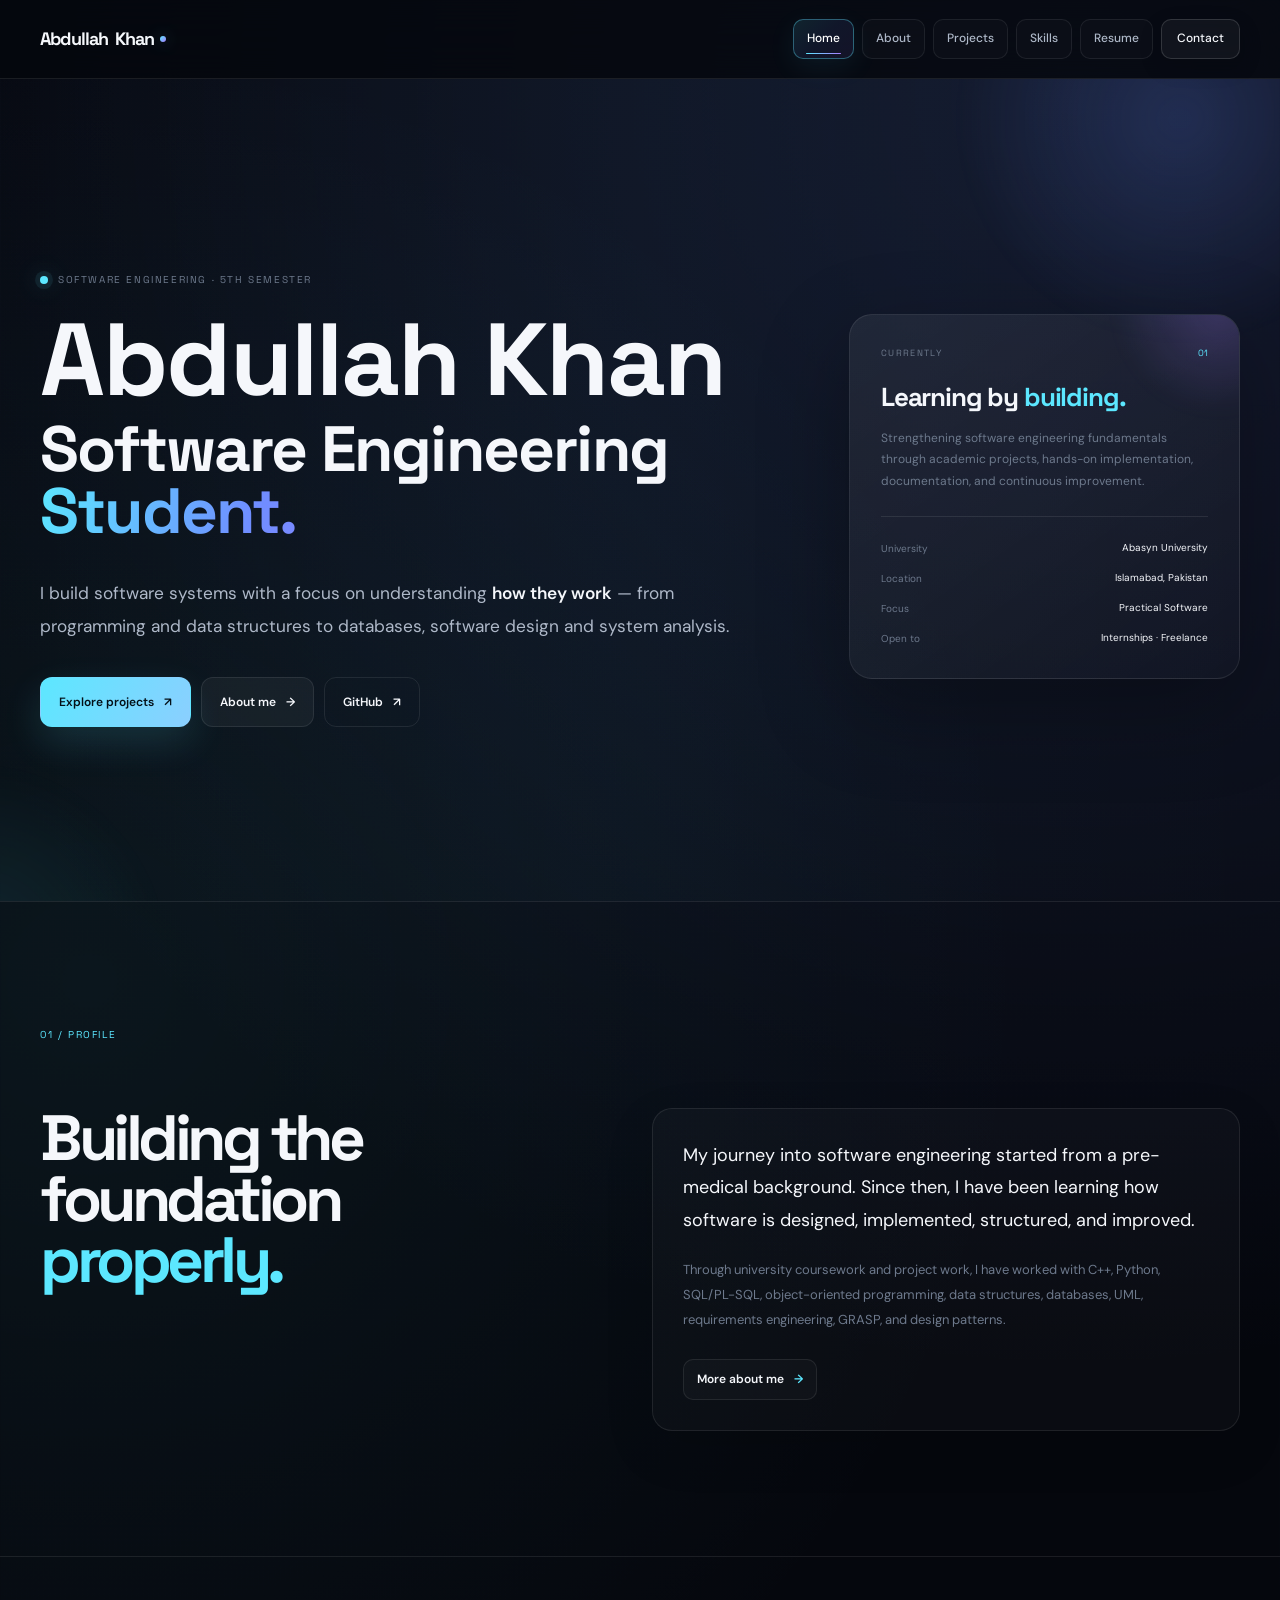
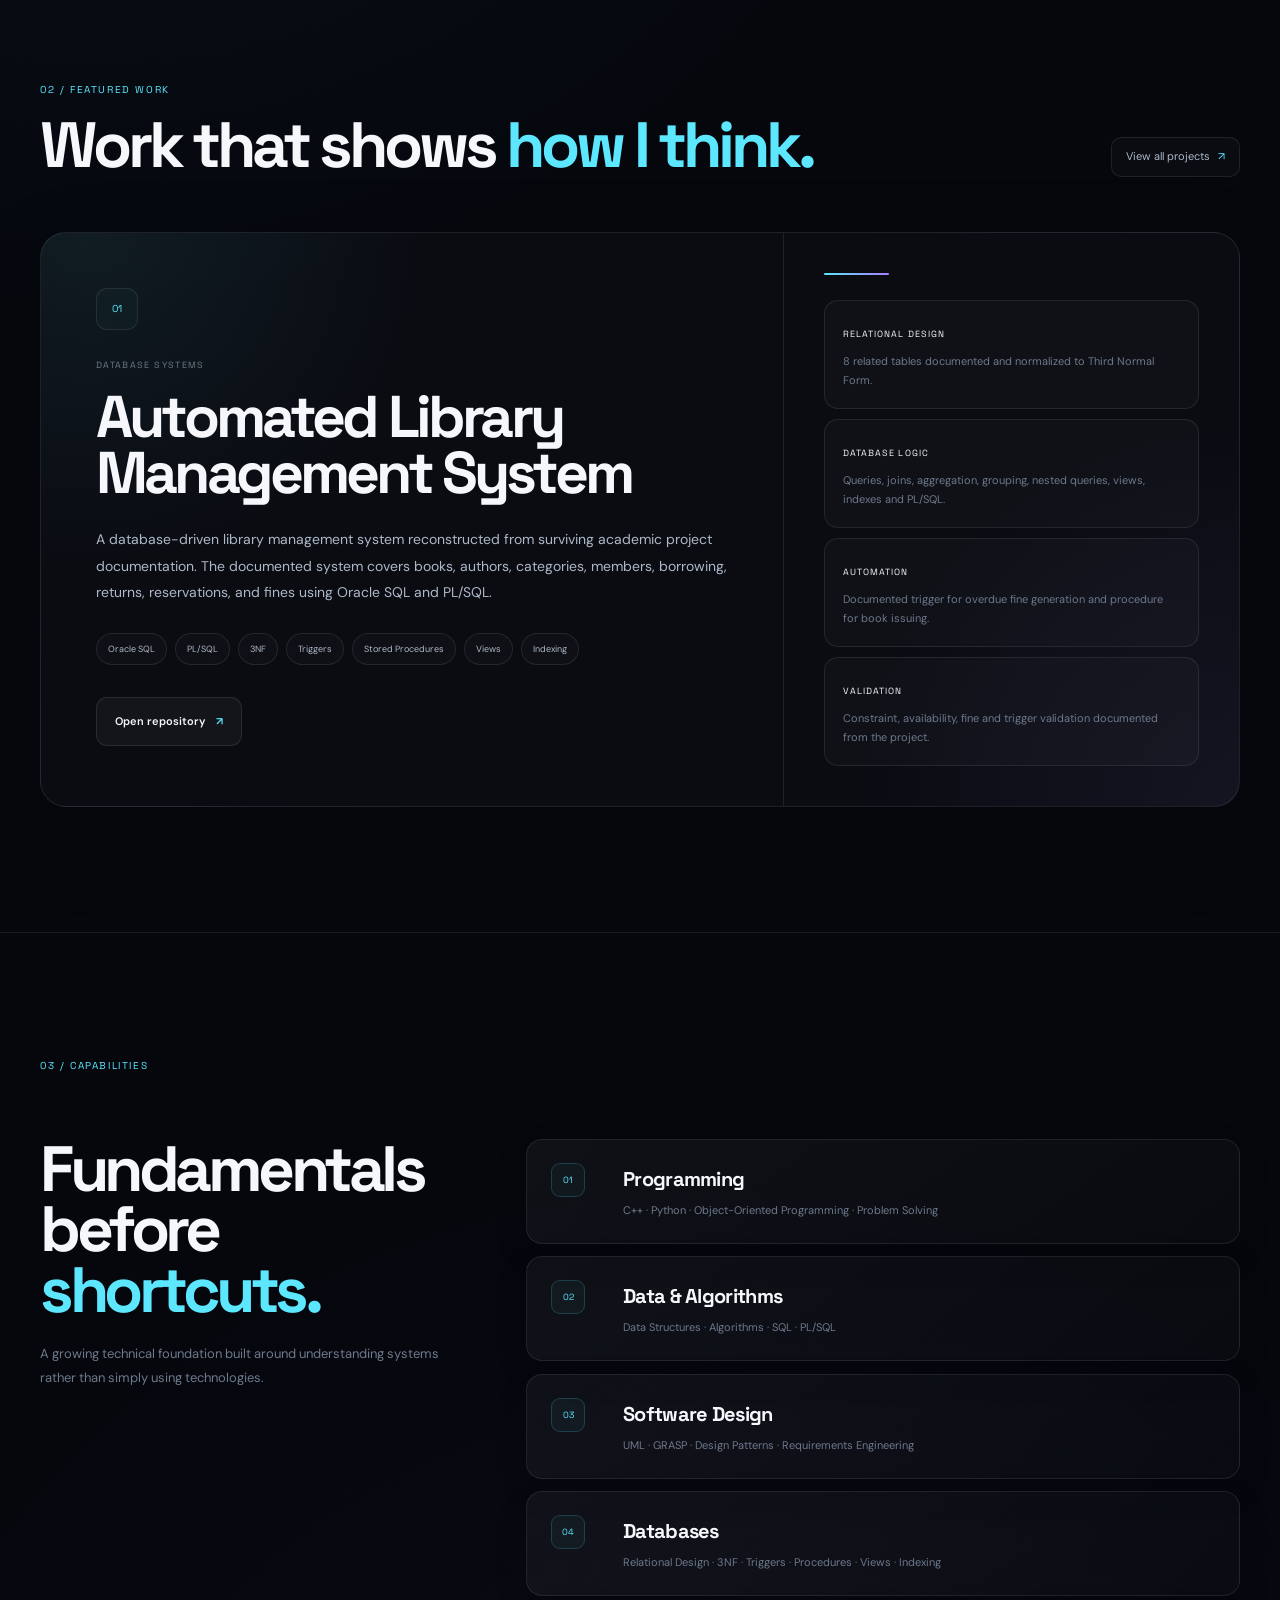
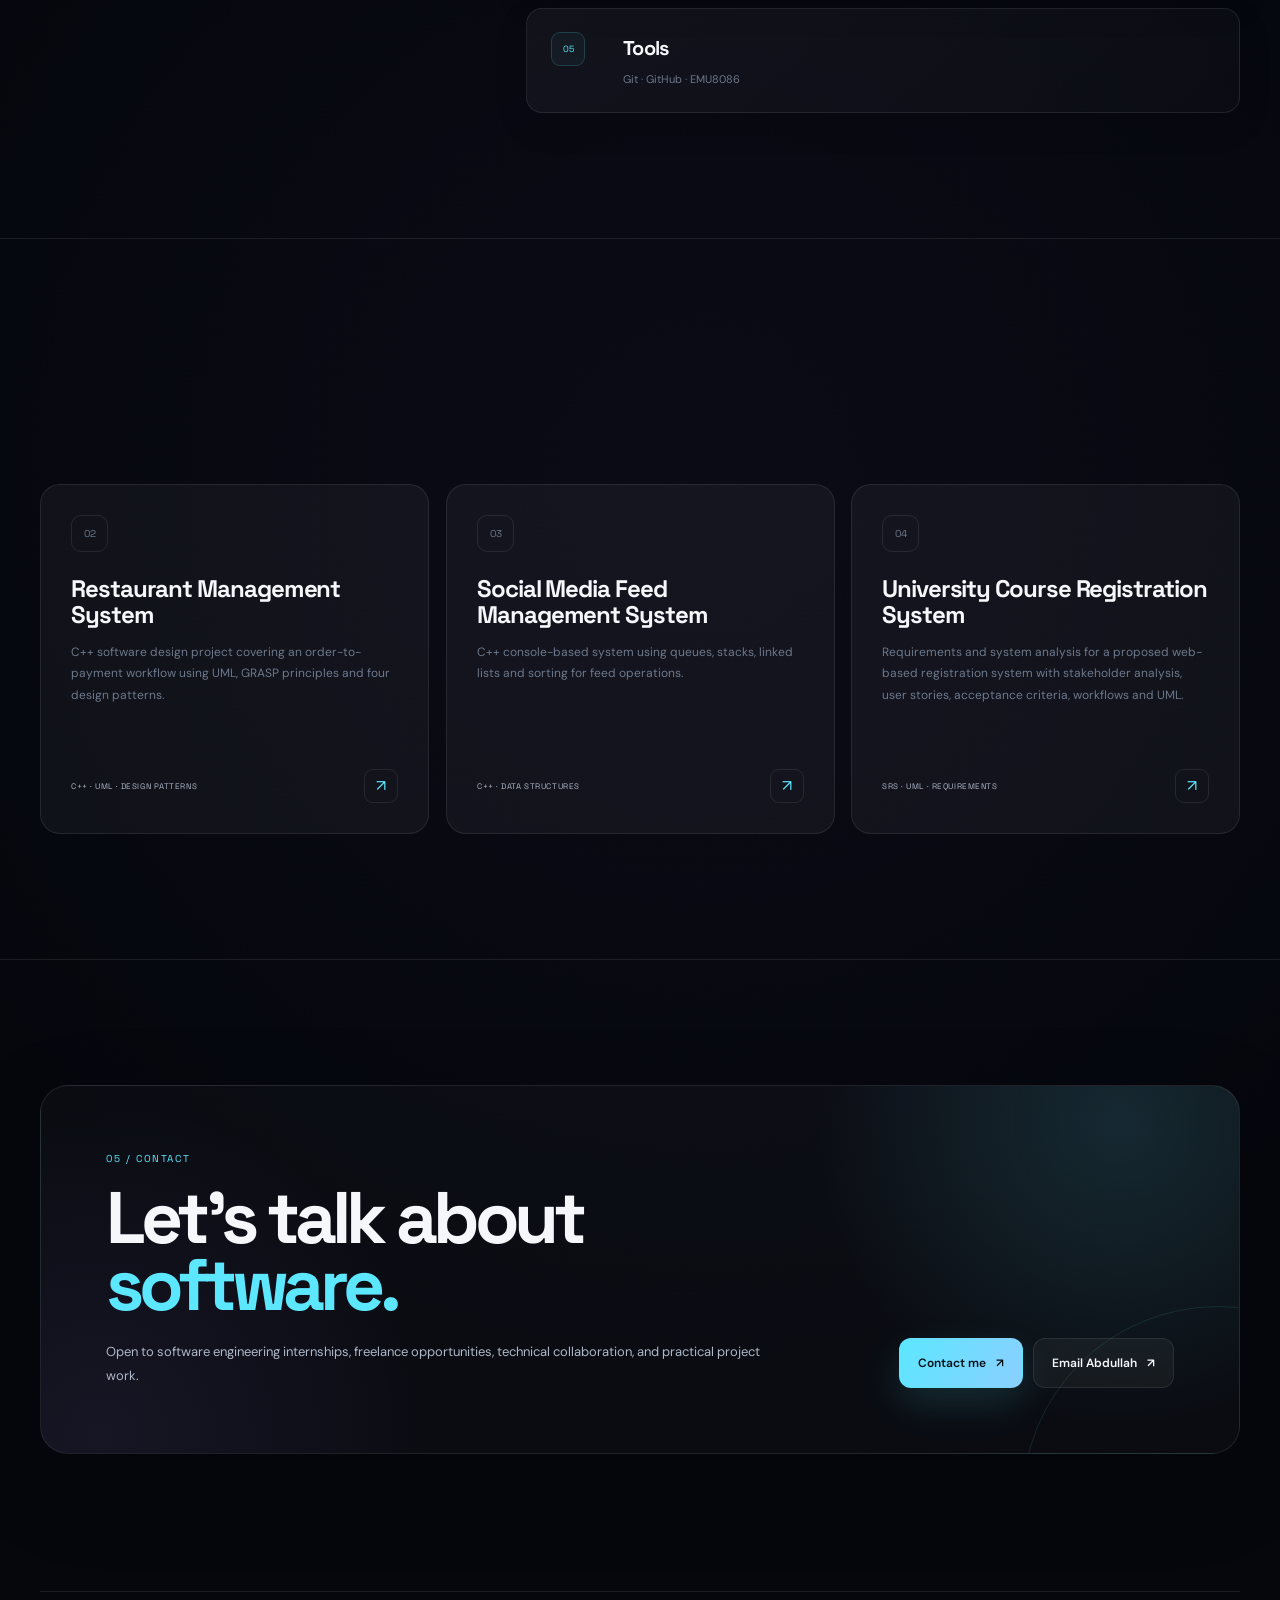
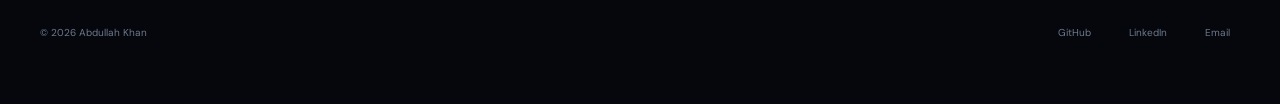
<file: index.html>
<!DOCTYPE html>
<html lang="en">
<head>
    <meta charset="UTF-8">
    <meta name="viewport" content="width=device-width, initial-scale=1.0">

    <title>Abdullah Khan | Software Engineering Student</title>

    <meta
        name="description"
        content="Abdullah Khan — Software Engineering student at Abasyn University, Islamabad. Exploring software development, databases, data structures and software design."
    >

    <meta name="theme-color" content="#05070c">

    <link rel="stylesheet" href="css/style.css">
</head>

<body>

    <!-- =========================
         NAVIGATION
    ========================== -->

    <header class="site-header">

        <nav class="navbar container">

            <a href="index.html" class="logo">
                <span>Abdullah</span>
                <strong>Khan</strong>
            </a>


            <button
                class="menu-toggle"
                type="button"
                aria-label="Open navigation menu"
                aria-expanded="false"
                aria-controls="site-menu"
            >
                <span></span>
                <span></span>
                <span></span>
            </button>


            <div class="nav-menu" id="site-menu">

                <a href="index.html" class="nav-link active">
                    Home
                </a>

                <a href="about.html" class="nav-link">
                    About
                </a>

                <a href="projects.html" class="nav-link">
                    Projects
                </a>

                <a href="skills.html" class="nav-link">
                    Skills
                </a>

                <a href="resume.html" class="nav-link">
                    Resume
                </a>

                <a
                    href="contact.html"
                    class="nav-link nav-contact"
                >
                    Contact
                </a>

            </div>

        </nav>

    </header>


    <main>

        <!-- =========================
             HERO
        ========================== -->

        <section class="hero">

            <div class="hero-grid-overlay"></div>

            <div class="hero-glow hero-glow-one"></div>
            <div class="hero-glow hero-glow-two"></div>


            <div class="container hero-container">

                <div class="hero-content reveal">

                    <div class="hero-eyebrow">
                        <span class="status-dot"></span>

                        Software Engineering · 5th Semester

                    </div>


                    <h1 class="hero-title">

                        <span class="hero-name">
                            Abdullah Khan
                        </span>

                        <span class="hero-role">
                            Software Engineering
                            <span class="gradient-text">Student.</span>
                        </span>

                    </h1>


                    <p class="hero-description">

                        I build software systems with a focus on understanding
                        <strong>how they work</strong> — from programming and
                        data structures to databases, software design and
                        system analysis.

                    </p>


                    <div class="hero-actions">

                        <a
                            href="projects.html"
                            class="button button-primary"
                        >
                            Explore projects
                            <span>↗</span>
                        </a>


                        <a
                            href="about.html"
                            class="button button-secondary"
                        >
                            About me
                            <span>→</span>
                        </a>


                        <a
                            href="https://github.com/abdullahsatech-eng"
                            class="button button-ghost"
                            target="_blank"
                            rel="noopener noreferrer"
                        >
                            GitHub
                            <span>↗</span>
                        </a>

                    </div>

                </div>


                <!-- =========================
                     HERO INFO PANEL
                ========================== -->

                <aside class="hero-panel reveal reveal-delay">

                    <div class="panel-top">

                        <span class="panel-label">
                            Currently
                        </span>

                        <span class="panel-index">
                            01
                        </span>

                    </div>


                    <h2>
                        Learning by
                        <span>building.</span>
                    </h2>


                    <p>
                        Strengthening software engineering fundamentals through
                        academic projects, hands-on implementation, documentation,
                        and continuous improvement.
                    </p>


                    <div class="panel-divider"></div>


                    <div class="panel-facts">

                        <div class="panel-fact">

                            <span class="fact-label">
                                University
                            </span>

                            <span class="fact-value">
                                Abasyn University
                            </span>

                        </div>


                        <div class="panel-fact">

                            <span class="fact-label">
                                Location
                            </span>

                            <span class="fact-value">
                                Islamabad, Pakistan
                            </span>

                        </div>


                        <div class="panel-fact">

                            <span class="fact-label">
                                Focus
                            </span>

                            <span class="fact-value">
                                Practical Software
                            </span>

                        </div>


                        <div class="panel-fact">

                            <span class="fact-label">
                                Open to
                            </span>

                            <span class="fact-value">
                                Internships · Freelance
                            </span>

                        </div>

                    </div>

                </aside>

            </div>


            <div class="container hero-bottom reveal">

                <div class="hero-scroll-label">
                    Scroll to explore
                </div>


                <div class="hero-line"></div>


                <div class="hero-stack">

                    <span>C++</span>
                    <span>Python</span>
                    <span>SQL</span>
                    <span>PL/SQL</span>
                    <span>UML</span>

                </div>

            </div>

        </section>


        <!-- =========================
             INTRODUCTION
        ========================== -->

        <section class="section intro-section">

            <div class="container">

                <div class="section-kicker">
                    01 / PROFILE
                </div>


                <div class="intro-grid">

                    <div class="intro-heading reveal">

                        <h2>
                            Building the
                            foundation
                            <span>properly.</span>
                        </h2>

                    </div>


                    <div class="intro-content reveal reveal-delay">

                        <p class="large-text">
                            My journey into software engineering started from
                            a pre-medical background. Since then, I have been
                            learning how software is designed, implemented,
                            structured, and improved.
                        </p>


                        <p>
                            Through university coursework and project work,
                            I have worked with C++, Python, SQL/PL-SQL,
                            object-oriented programming, data structures,
                            databases, UML, requirements engineering,
                            GRASP, and design patterns.
                        </p>


                        <a
                            href="about.html"
                            class="text-link"
                        >
                            More about me
                            <span>→</span>
                        </a>

                    </div>

                </div>

            </div>

        </section>


        <!-- =========================
             FEATURED PROJECT
        ========================== -->

        <section class="section featured-section">

            <div class="container">

                <div class="section-heading-row reveal">

                    <div>
                        <div class="section-kicker">
                            02 / FEATURED WORK
                        </div>

                        <h2 class="section-title">
                            Work that shows
                            <span>how I think.</span>
                        </h2>
                    </div>


                    <a
                        href="projects.html"
                        class="section-link"
                    >
                        View all projects
                        <span>↗</span>
                    </a>

                </div>


                <article class="featured-project reveal">

                    <div class="featured-main">

                        <div class="project-number">
                            01
                        </div>


                        <div class="project-category">
                            Database Systems
                        </div>


                        <h3>
                            Automated Library
                            Management System
                        </h3>


                        <p>
                            A database-driven library management system
                            reconstructed from surviving academic project
                            documentation. The documented system covers books,
                            authors, categories, members, borrowing, returns,
                            reservations, and fines using Oracle SQL and PL/SQL.
                        </p>


                        <div class="project-tags">

                            <span>Oracle SQL</span>
                            <span>PL/SQL</span>
                            <span>3NF</span>
                            <span>Triggers</span>
                            <span>Stored Procedures</span>
                            <span>Views</span>
                            <span>Indexing</span>

                        </div>


                        <a
                            href="https://github.com/abdullahsatech-eng/automated-library-management-system"
                            class="project-button"
                            target="_blank"
                            rel="noopener noreferrer"
                        >
                            Open repository
                            <span>↗</span>
                        </a>

                    </div>


                    <div class="featured-side">

                        <div class="feature-line"></div>


                        <div class="feature-item">

                            <span>
                                RELATIONAL DESIGN
                            </span>

                            <p>
                                8 related tables documented and normalized
                                to Third Normal Form.
                            </p>

                        </div>


                        <div class="feature-item">

                            <span>
                                DATABASE LOGIC
                            </span>

                            <p>
                                Queries, joins, aggregation, grouping,
                                nested queries, views, indexes and PL/SQL.
                            </p>

                        </div>


                        <div class="feature-item">

                            <span>
                                AUTOMATION
                            </span>

                            <p>
                                Documented trigger for overdue fine generation
                                and procedure for book issuing.
                            </p>

                        </div>


                        <div class="feature-item">

                            <span>
                                VALIDATION
                            </span>

                            <p>
                                Constraint, availability, fine and trigger
                                validation documented from the project.
                            </p>

                        </div>

                    </div>

                </article>

            </div>

        </section>


        <!-- =========================
             CAPABILITIES
        ========================== -->

        <section class="section capabilities-section">

            <div class="container">

                <div class="section-kicker reveal">
                    03 / CAPABILITIES
                </div>


                <div class="capabilities-grid">

                    <div class="capabilities-heading reveal">

                        <h2>
                            Fundamentals
                            before
                            <span>shortcuts.</span>
                        </h2>

                        <p>
                            A growing technical foundation built around
                            understanding systems rather than simply using
                            technologies.
                        </p>

                    </div>


                    <div class="capability-list reveal reveal-delay">

                        <div class="capability-row">

                            <span>
                                01
                            </span>

                            <div>
                                <h3>
                                    Programming
                                </h3>

                                <p>
                                    C++ · Python · Object-Oriented Programming
                                    · Problem Solving
                                </p>
                            </div>

                        </div>


                        <div class="capability-row">

                            <span>
                                02
                            </span>

                            <div>
                                <h3>
                                    Data & Algorithms
                                </h3>

                                <p>
                                    Data Structures · Algorithms · SQL · PL/SQL
                                </p>
                            </div>

                        </div>


                        <div class="capability-row">

                            <span>
                                03
                            </span>

                            <div>
                                <h3>
                                    Software Design
                                </h3>

                                <p>
                                    UML · GRASP · Design Patterns ·
                                    Requirements Engineering
                                </p>
                            </div>

                        </div>


                        <div class="capability-row">

                            <span>
                                04
                            </span>

                            <div>
                                <h3>
                                    Databases
                                </h3>

                                <p>
                                    Relational Design · 3NF · Triggers ·
                                    Procedures · Views · Indexing
                                </p>
                            </div>

                        </div>


                        <div class="capability-row">

                            <span>
                                05
                            </span>

                            <div>
                                <h3>
                                    Tools
                                </h3>

                                <p>
                                    Git · GitHub · EMU8086
                                </p>
                            </div>

                        </div>

                    </div>

                </div>

            </div>

        </section>


        <!-- =========================
             PROJECT PREVIEW
        ========================== -->

        <section class="section project-preview-section">

            <div class="container">

                <div class="section-heading-row reveal">

                    <div>

                        <div class="section-kicker">
                            04 / PROJECTS
                        </div>

                        <h2 class="section-title">
                            More of my
                            <span>work.</span>
                        </h2>

                    </div>


                    <a
                        href="projects.html"
                        class="section-link"
                    >
                        Explore projects
                        <span>→</span>
                    </a>

                </div>


                <div class="preview-grid">


                    <article class="preview-card reveal">

                        <div>

                            <span class="preview-number">
                                02
                            </span>

                            <h3>
                                Restaurant
                                Management System
                            </h3>

                            <p>
                                C++ software design project covering an
                                order-to-payment workflow using UML,
                                GRASP principles and four design patterns.
                            </p>

                        </div>


                        <div class="preview-bottom">

                            <span>
                                C++ · UML · DESIGN PATTERNS
                            </span>

                            <span class="preview-arrow">
                                ↗
                            </span>

                        </div>

                    </article>


                    <article class="preview-card reveal reveal-delay">

                        <div>

                            <span class="preview-number">
                                03
                            </span>

                            <h3>
                                Social Media Feed
                                Management System
                            </h3>

                            <p>
                                C++ console-based system using queues,
                                stacks, linked lists and sorting for feed
                                operations.
                            </p>

                        </div>


                        <div class="preview-bottom">

                            <span>
                                C++ · DATA STRUCTURES
                            </span>

                            <span class="preview-arrow">
                                ↗
                            </span>

                        </div>

                    </article>


                    <article class="preview-card reveal">

                        <div>

                            <span class="preview-number">
                                04
                            </span>

                            <h3>
                                University Course
                                Registration System
                            </h3>

                            <p>
                                Requirements and system analysis for a proposed
                                web-based registration system with stakeholder
                                analysis, user stories, acceptance criteria,
                                workflows and UML.
                            </p>

                        </div>


                        <div class="preview-bottom">

                            <span>
                                SRS · UML · REQUIREMENTS
                            </span>

                            <span class="preview-arrow">
                                ↗
                            </span>

                        </div>

                    </article>


                </div>

            </div>

        </section>


        <!-- =========================
             CONTACT CTA
        ========================== -->

        <section class="section contact-preview">

            <div class="container">

                <div class="contact-panel reveal">

                    <div>

                        <div class="section-kicker">
                            05 / CONTACT
                        </div>

                        <h2>
                            Let's talk about
                            <span>software.</span>
                        </h2>

                        <p>
                            Open to software engineering internships,
                            freelance opportunities, technical collaboration,
                            and practical project work.
                        </p>

                    </div>


                    <div class="contact-panel-actions">

                        <a
                            href="contact.html"
                            class="button button-primary"
                        >
                            Contact me
                            <span>↗</span>
                        </a>


                        <a
                           href="https://mail.google.com/mail/u/0/?view=cm&fs=1&to=abdullahsa.tech@gmail.com&su=Portfolio%20Inquiry"
                            class="button button-secondary"
                             target="_blank"
                            rel="noopener noreferrer"
                             class="button button-secondary"
                        >
                            Email Abdullah
                            <span>↗</span>
                        </a>

                    </div>

                </div>

            </div>

        </section>

    </main>


    <!-- =========================
         FOOTER
    ========================== -->

    <footer class="site-footer">

        <div class="container footer-inner">

            <div>
                © <span data-current-year>2026</span>
                Abdullah Khan
            </div>


            <div class="footer-links">

                <a
                    href="https://github.com/abdullahsatech-eng"
                    target="_blank"
                    rel="noopener noreferrer"
                >
                    GitHub
                </a>

                <a
                    href="https://www.linkedin.com/in/abdullah-khan-0773aa349/"
                    target="_blank"
                    rel="noopener noreferrer"
                >
                    LinkedIn
                </a>

                <a href="mailto:abdullahsa.tech@gmail.com">
                    Email
                </a>

            </div>

        </div>

    </footer>


    <script src="js/script.js"></script>

</body>
</html>
</file>
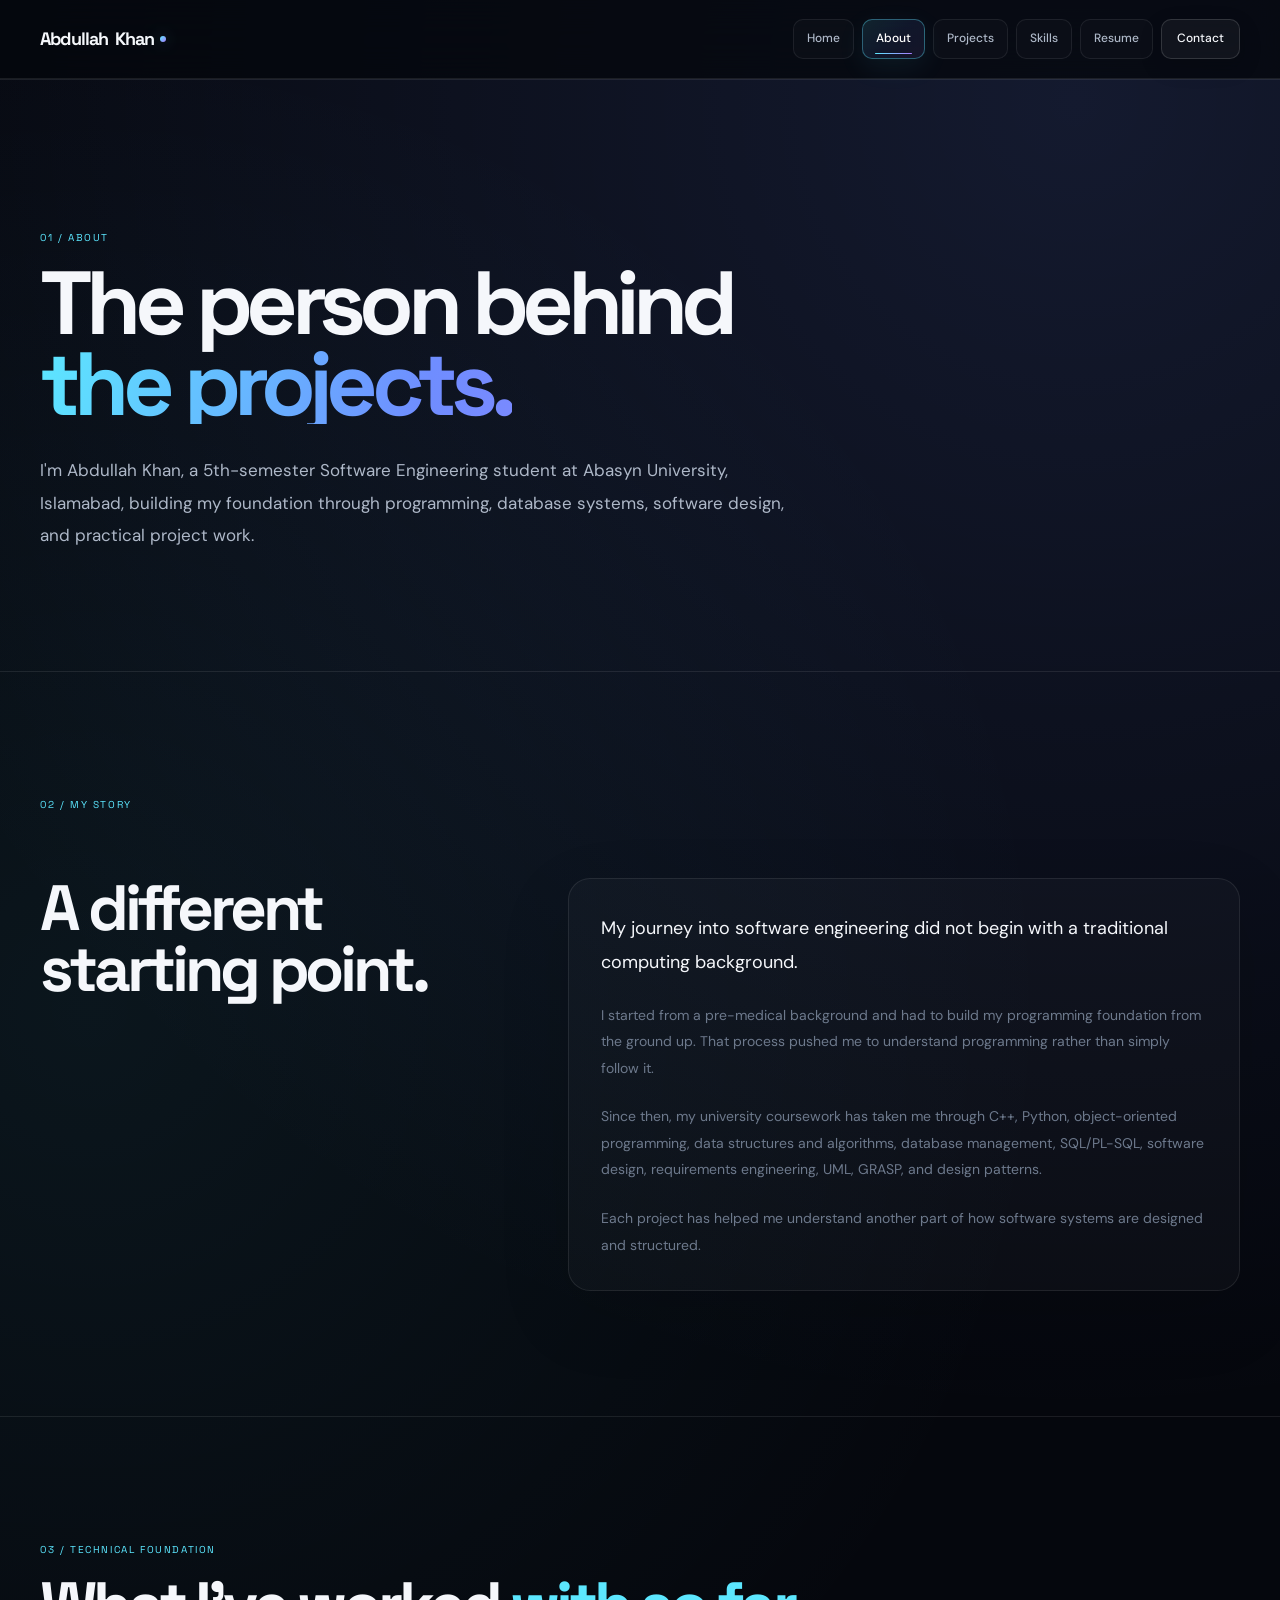
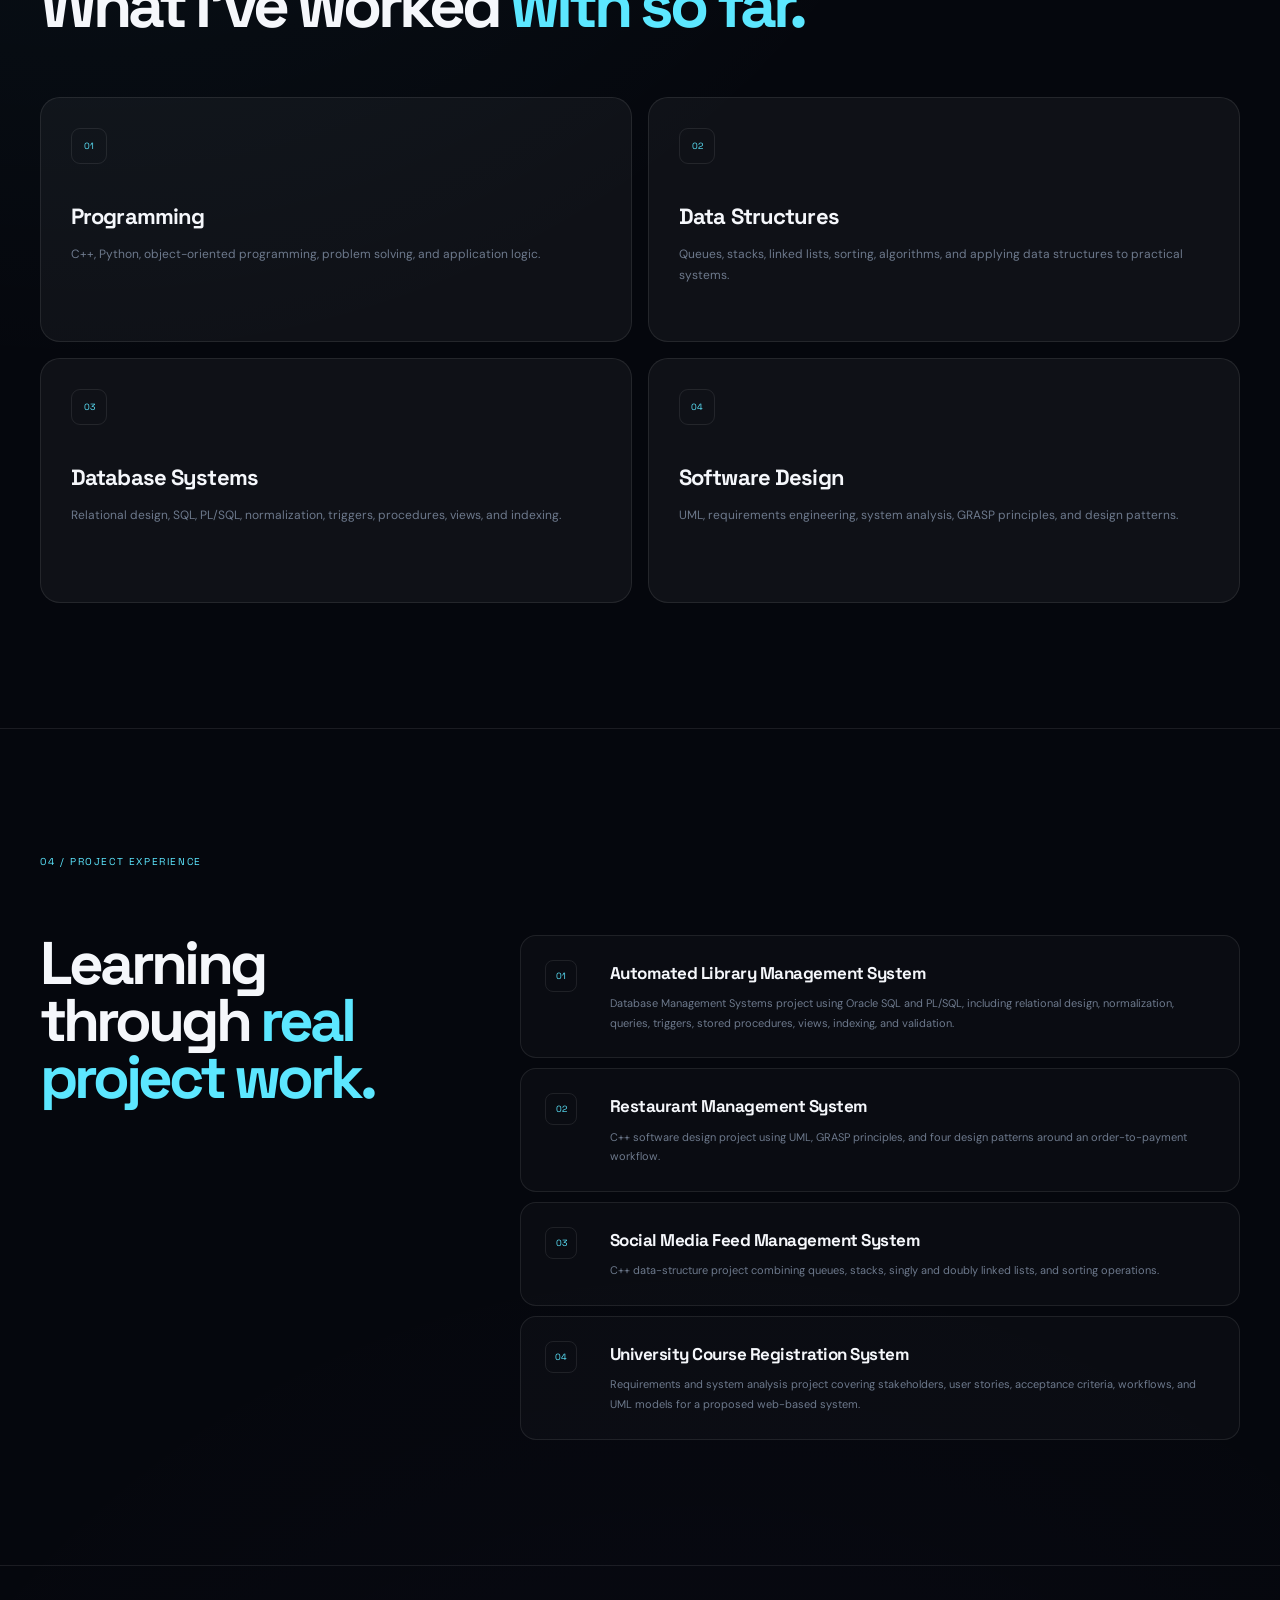
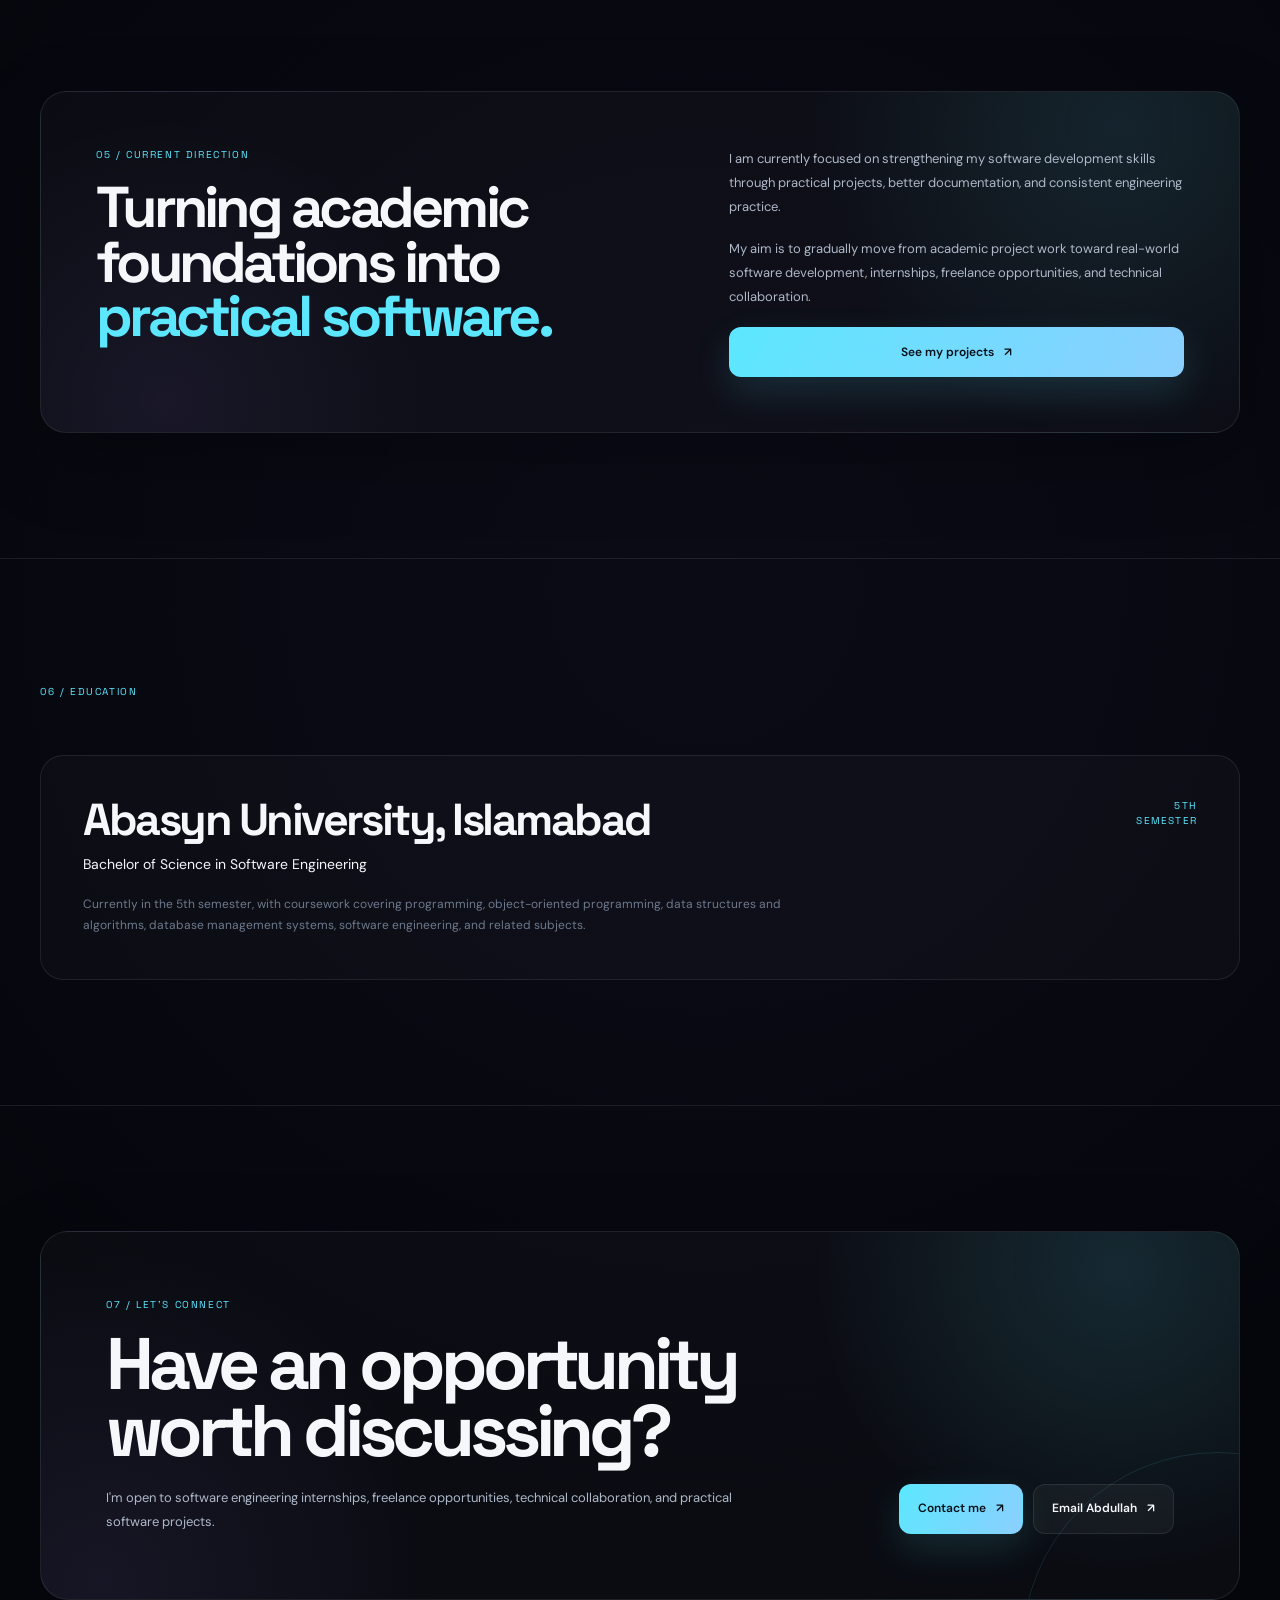
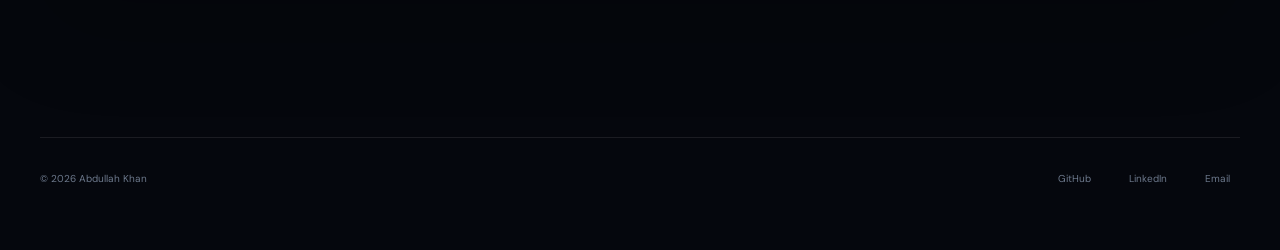
<file: about.html>
<!DOCTYPE html>
<html lang="en">
<head>

    <meta charset="UTF-8">
    <meta name="viewport" content="width=device-width, initial-scale=1.0">

    <title>About Abdullah Khan | Software Engineering</title>

    <meta
        name="description"
        content="About Abdullah Khan — Software Engineering student at Abasyn University, Islamabad."
    >

    <meta name="theme-color" content="#05070d">

    <link rel="stylesheet" href="css/style.css">

</head>


<body>

    <!-- =========================
         NAVIGATION
    ========================== -->

    <header class="site-header">

        <nav class="navbar container">

            <a href="index.html" class="logo">
                Abdullah
                <strong>Khan</strong>
            </a>


            <button
                class="menu-toggle"
                type="button"
                aria-label="Open navigation menu"
                aria-expanded="false"
                aria-controls="site-menu"
            >
                <span></span>
                <span></span>
                <span></span>
            </button>


            <div class="nav-menu" id="site-menu">

                <a
                    href="index.html"
                    class="nav-link"
                >
                    Home
                </a>

                <a
                    href="about.html"
                    class="nav-link active"
                >
                    About
                </a>

                <a
                    href="projects.html"
                    class="nav-link"
                >
                    Projects
                </a>

                <a
                    href="skills.html"
                    class="nav-link"
                >
                    Skills
                </a>

                <a
                    href="resume.html"
                    class="nav-link"
                >
                    Resume
                </a>

                <a
                    href="contact.html"
                    class="nav-link nav-contact"
                >
                    Contact
                </a>

            </div>

        </nav>

    </header>


    <main>


        <!-- =========================
             PAGE HERO
        ========================== -->

        <section class="page-hero section">

            <div class="container">

                <div class="section-kicker reveal">
                    01 / About
                </div>


                <h1 class="page-title reveal">
                    The person behind
                    <span class="gradient-text">
                        the projects.
                    </span>
                </h1>


                <p class="page-lead reveal reveal-delay">
                    I'm Abdullah Khan, a 5th-semester Software Engineering
                    student at Abasyn University, Islamabad, building my
                    foundation through programming, database systems,
                    software design, and practical project work.
                </p>

            </div>

        </section>


        <!-- =========================
             STORY
        ========================== -->

        <section class="section">

            <div class="container">

                <div class="section-kicker reveal">
                    02 / My Story
                </div>


                <div class="about-story-grid">

                    <div class="about-story-heading reveal">

                        <h2>
                            A different
                            starting point.
                        </h2>

                    </div>


                    <div class="about-story-content reveal reveal-delay">

                        <p class="large-text">
                            My journey into software engineering did not begin
                            with a traditional computing background.
                        </p>


                        <p>
                            I started from a pre-medical background and had to
                            build my programming foundation from the ground up.
                            That process pushed me to understand programming
                            rather than simply follow it.
                        </p>


                        <p>
                            Since then, my university coursework has taken me
                            through C++, Python, object-oriented programming,
                            data structures and algorithms, database management,
                            SQL/PL-SQL, software design, requirements engineering,
                            UML, GRASP, and design patterns.
                        </p>


                        <p>
                            Each project has helped me understand another part
                            of how software systems are designed and structured.
                        </p>

                    </div>

                </div>

            </div>

        </section>


        <!-- =========================
             WHAT I WORK WITH
        ========================== -->

        <section class="section">

            <div class="container">

                <div class="section-kicker reveal">
                    03 / Technical Foundation
                </div>


                <h2 class="section-title reveal">
                    What I've worked
                    <span>with so far.</span>
                </h2>


                <div class="about-skill-grid">


                    <article class="about-skill-card reveal">

                        <span class="about-card-number">
                            01
                        </span>

                        <h3>
                            Programming
                        </h3>

                        <p>
                            C++, Python, object-oriented programming,
                            problem solving, and application logic.
                        </p>

                    </article>


                    <article class="about-skill-card reveal">

                        <span class="about-card-number">
                            02
                        </span>

                        <h3>
                            Data Structures
                        </h3>

                        <p>
                            Queues, stacks, linked lists, sorting, algorithms,
                            and applying data structures to practical systems.
                        </p>

                    </article>


                    <article class="about-skill-card reveal">

                        <span class="about-card-number">
                            03
                        </span>

                        <h3>
                            Database Systems
                        </h3>

                        <p>
                            Relational design, SQL, PL/SQL, normalization,
                            triggers, procedures, views, and indexing.
                        </p>

                    </article>


                    <article class="about-skill-card reveal">

                        <span class="about-card-number">
                            04
                        </span>

                        <h3>
                            Software Design
                        </h3>

                        <p>
                            UML, requirements engineering, system analysis,
                            GRASP principles, and design patterns.
                        </p>

                    </article>

                </div>

            </div>

        </section>


        <!-- =========================
             PROJECT EXPERIENCE
        ========================== -->

        <section class="section">

            <div class="container">

                <div class="section-kicker reveal">
                    04 / Project Experience
                </div>


                <div class="experience-grid">

                    <div class="experience-heading reveal">

                        <h2>
                            Learning through
                            <span>real project work.</span>
                        </h2>

                    </div>


                    <div class="experience-list">


                        <div class="experience-item reveal">

                            <div class="experience-number">
                                01
                            </div>

                            <div>

                                <h3>
                                    Automated Library Management System
                                </h3>

                                <p>
                                    Database Management Systems project using
                                    Oracle SQL and PL/SQL, including relational
                                    design, normalization, queries, triggers,
                                    stored procedures, views, indexing, and
                                    validation.
                                </p>

                            </div>

                        </div>


                        <div class="experience-item reveal">

                            <div class="experience-number">
                                02
                            </div>

                            <div>

                                <h3>
                                    Restaurant Management System
                                </h3>

                                <p>
                                    C++ software design project using UML,
                                    GRASP principles, and four design patterns
                                    around an order-to-payment workflow.
                                </p>

                            </div>

                        </div>


                        <div class="experience-item reveal">

                            <div class="experience-number">
                                03
                            </div>

                            <div>

                                <h3>
                                    Social Media Feed Management System
                                </h3>

                                <p>
                                    C++ data-structure project combining queues,
                                    stacks, singly and doubly linked lists,
                                    and sorting operations.
                                </p>

                            </div>

                        </div>


                        <div class="experience-item reveal">

                            <div class="experience-number">
                                04
                            </div>

                            <div>

                                <h3>
                                    University Course Registration System
                                </h3>

                                <p>
                                    Requirements and system analysis project
                                    covering stakeholders, user stories,
                                    acceptance criteria, workflows, and UML
                                    models for a proposed web-based system.
                                </p>

                            </div>

                        </div>

                    </div>

                </div>

            </div>

        </section>


        <!-- =========================
             CURRENT DIRECTION
        ========================== -->

        <section class="section">

            <div class="container">

                <div class="direction-panel reveal">

                    <div>

                        <div class="section-kicker">
                            05 / Current Direction
                        </div>

                        <h2>
                            Turning academic
                            foundations into
                            <span>practical software.</span>
                        </h2>

                    </div>


                    <div class="direction-content">

                        <p>
                            I am currently focused on strengthening my software
                            development skills through practical projects,
                            better documentation, and consistent engineering
                            practice.
                        </p>


                        <p>
                            My aim is to gradually move from academic project
                            work toward real-world software development,
                            internships, freelance opportunities, and technical
                            collaboration.
                        </p>


                        <a
                            href="projects.html"
                            class="button button-primary"
                        >
                            See my projects
                            <span>↗</span>
                        </a>

                    </div>

                </div>

            </div>

        </section>


        <!-- =========================
             EDUCATION
        ========================== -->

        <section class="section">

            <div class="container">

                <div class="section-kicker reveal">
                    06 / Education
                </div>


                <div class="education-detail reveal">

                    <div>

                        <h2>
                            Abasyn University,
                            Islamabad
                        </h2>

                        <p class="education-degree">
                            Bachelor of Science in Software Engineering
                        </p>

                        <p>
                            Currently in the 5th semester, with coursework
                            covering programming, object-oriented programming,
                            data structures and algorithms, database management
                            systems, software engineering, and related subjects.
                        </p>

                    </div>


                    <div class="education-mark">
                        5TH<br>
                        SEMESTER
                    </div>

                </div>

            </div>

        </section>


        <!-- =========================
             CONTACT CTA
        ========================== -->

        <section class="section contact-preview">

            <div class="container">

                <div class="contact-panel reveal">

                    <div>

                        <div class="section-kicker">
                            07 / Let's Connect
                        </div>

                        <h2>
                            Have an opportunity
                            worth discussing?
                        </h2>

                        <p>
                            I'm open to software engineering internships,
                            freelance opportunities, technical collaboration,
                            and practical software projects.
                        </p>

                    </div>


                    <div class="contact-panel-actions">

                        <a
                            href="contact.html"
                            class="button button-primary"
                        >
                            Contact me
                            <span>↗</span>
                        </a>

                        <a
                            href="https://mail.google.com/mail/u/0/?view=cm&fs=1&to=abdullahsa.tech@gmail.com&su=Portfolio%20Inquiry"
                            target="_blank"
                            rel="noopener noreferrer"
                            class="button button-secondary"
                        >
                            Email Abdullah
                            <span>↗</span>
                        </a>

                    </div>

                </div>

            </div>

        </section>

    </main>


    <!-- =========================
         FOOTER
    ========================== -->

    <footer class="site-footer">

        <div class="container footer-inner">

            <div>
                © <span data-current-year>2026</span>
                Abdullah Khan
            </div>


            <div class="footer-links">

                <a
                    href="https://github.com/abdullahsatech-eng"
                    target="_blank"
                    rel="noopener noreferrer"
                >
                    GitHub
                </a>

                <a
                    href="https://www.linkedin.com/in/abdullah-khan-0773aa349/"
                    target="_blank"
                    rel="noopener noreferrer"
                >
                    LinkedIn
                </a>

                <a
                    href="mailto:abdullahsa.tech@gmail.com"
                >
                    Email
                </a>

            </div>

        </div>

    </footer>


    <script src="js/script.js"></script>

</body>
</html>
</file>
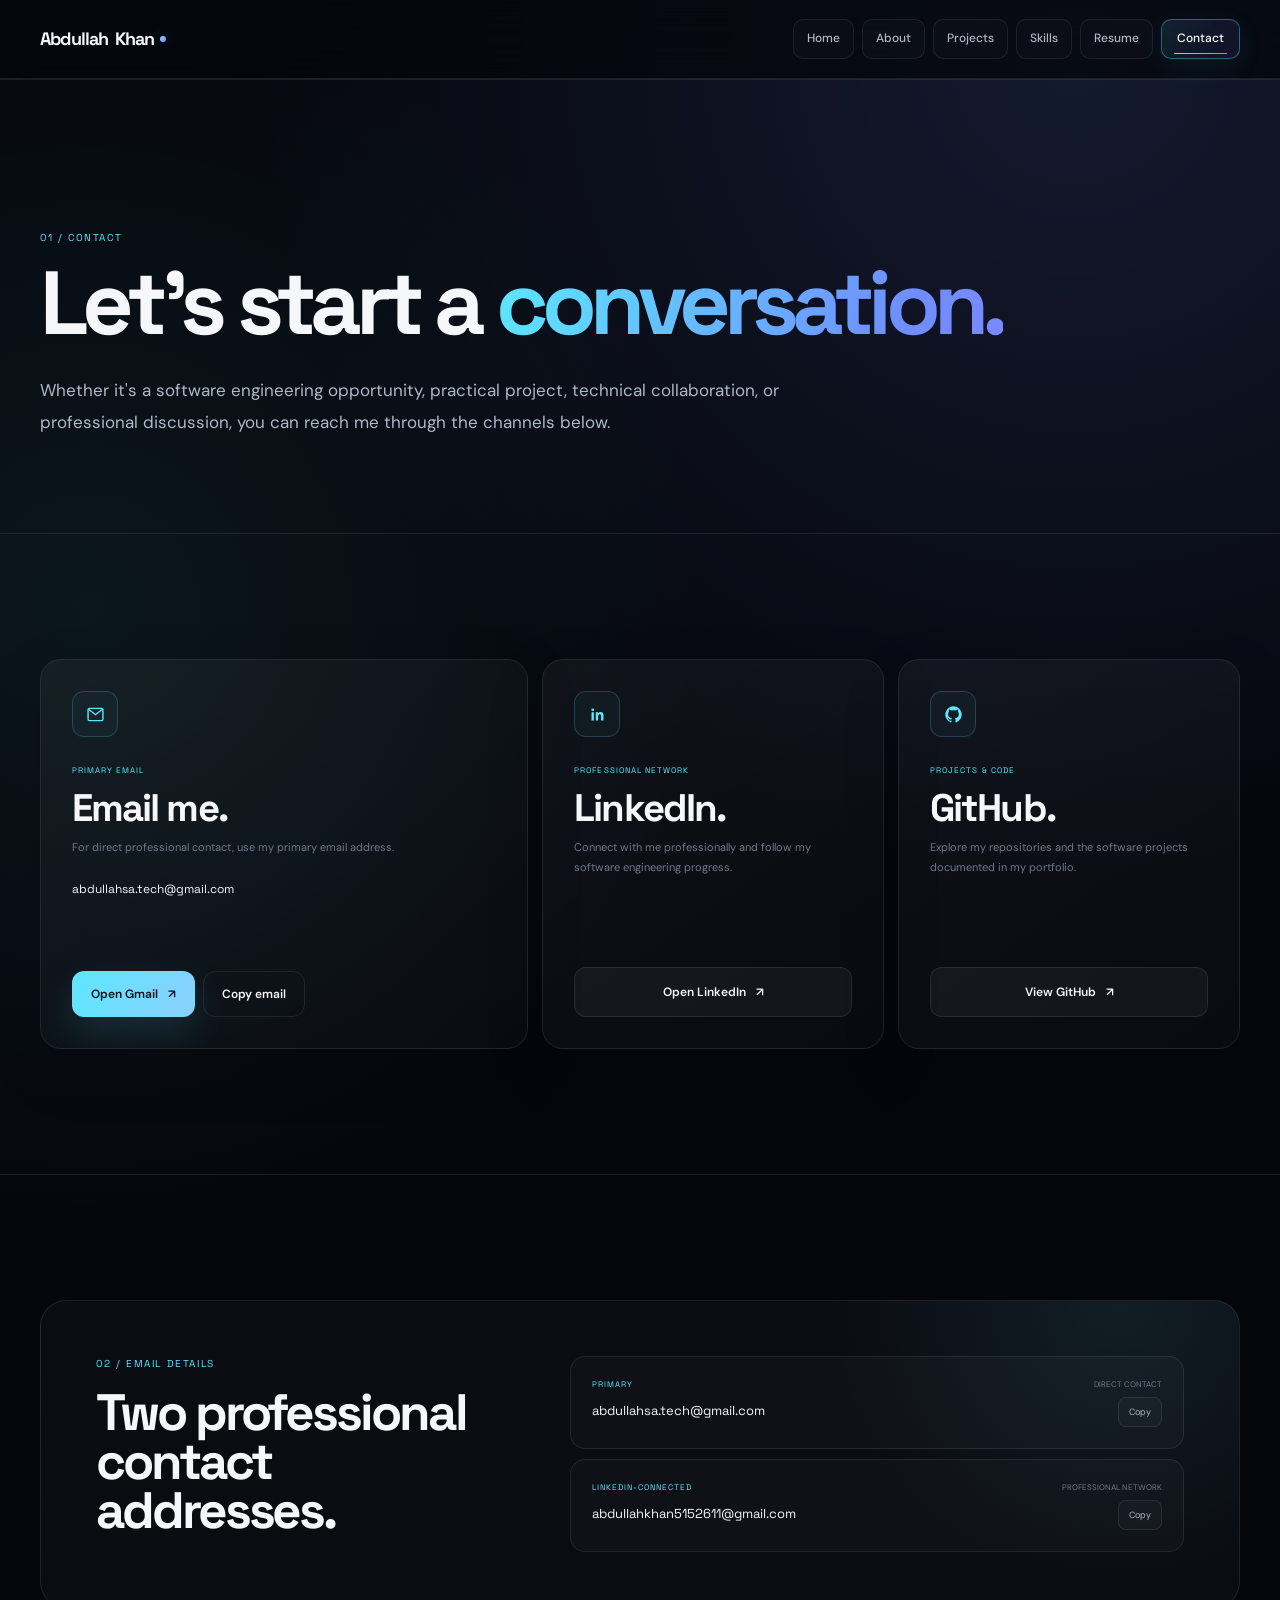
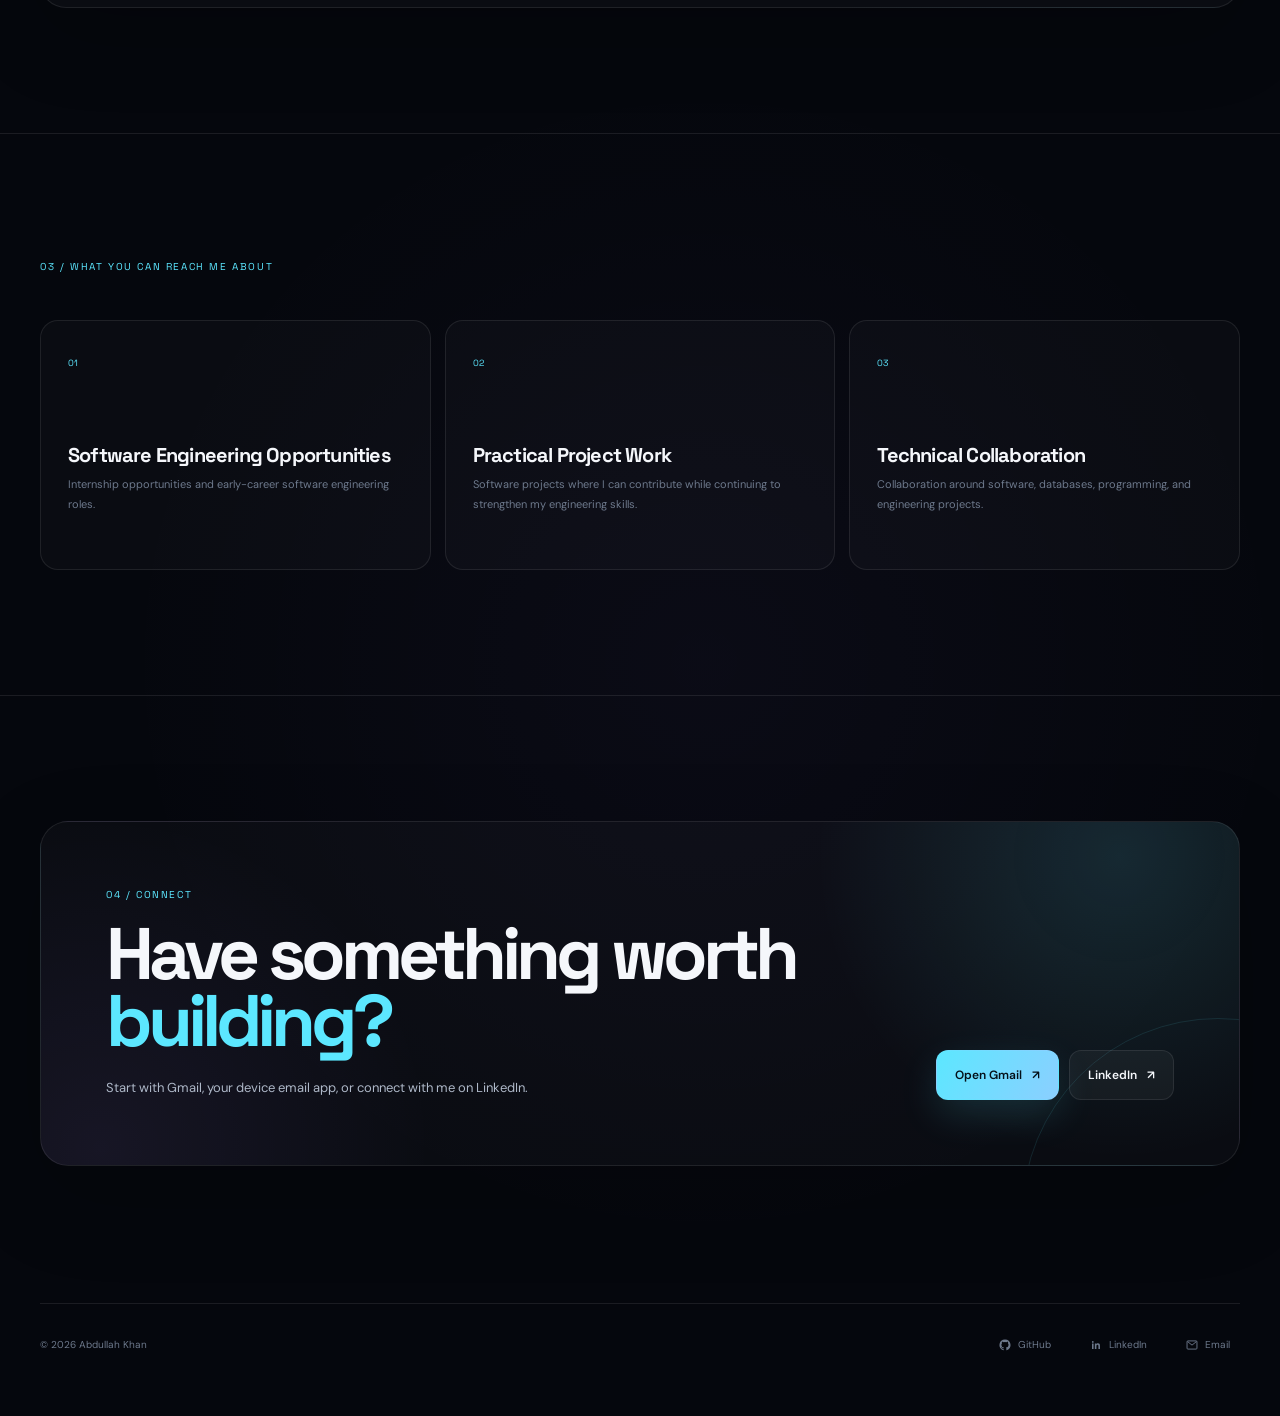
<file: contact.html>
<!DOCTYPE html>
<html lang="en">

<head>

    <meta charset="UTF-8">

    <meta
        name="viewport"
        content="width=device-width, initial-scale=1.0"
    >

    <title>Contact | Abdullah Khan</title>

    <meta
        name="description"
        content="Contact Abdullah Khan, Software Engineering student at Abasyn University, Islamabad."
    >

    <meta
        name="theme-color"
        content="#05070d"
    >

    <link
        rel="stylesheet"
        href="css/style.css"
    >

</head>


<body>


    <!-- =====================================================
         HEADER
    ====================================================== -->

    <header class="site-header">

        <nav class="navbar container">

            <a
                href="index.html"
                class="logo"
            >
                Abdullah
                <strong>Khan</strong>
            </a>


            <button
                class="menu-toggle"
                type="button"
                aria-label="Open navigation menu"
                aria-expanded="false"
                aria-controls="site-menu"
            >
                <span></span>
                <span></span>
                <span></span>
            </button>


            <div
                class="nav-menu"
                id="site-menu"
            >

                <a
                    href="index.html"
                    class="nav-link"
                >
                    Home
                </a>

                <a
                    href="about.html"
                    class="nav-link"
                >
                    About
                </a>

                <a
                    href="projects.html"
                    class="nav-link"
                >
                    Projects
                </a>

                <a
                    href="skills.html"
                    class="nav-link"
                >
                    Skills
                </a>

                <a
                    href="resume.html"
                    class="nav-link"
                >
                    Resume
                </a>

                <a
                    href="contact.html"
                    class="nav-link nav-contact active"
                >
                    Contact
                </a>

            </div>

        </nav>

    </header>


    <main>


        <!-- =====================================================
             HERO
        ====================================================== -->

        <section class="page-hero section contact-page-hero">

            <div class="container">

                <div class="section-kicker reveal">
                    01 / Contact
                </div>


                <h1 class="page-title reveal">

                    Let's start a
                    <span class="gradient-text">
                        conversation.
                    </span>

                </h1>


                <p class="page-lead reveal reveal-delay">

                    Whether it's a software engineering opportunity,
                    practical project, technical collaboration, or
                    professional discussion, you can reach me through
                    the channels below.

                </p>

            </div>

        </section>


        <!-- =====================================================
             CONTACT CHANNELS
        ====================================================== -->

        <section class="section">

            <div class="container">

                <div class="contact-grid">


                    <!-- =================================================
                         PRIMARY EMAIL
                    ================================================== -->

                    <article class="contact-card contact-card-primary reveal">

                        <div class="contact-card-icon">

                            <svg
                                viewBox="0 0 24 24"
                                aria-hidden="true"
                            >

                                <rect
                                    x="3.5"
                                    y="5"
                                    width="17"
                                    height="14"
                                    rx="1.5"
                                />

                                <path
                                    d="m4.5 6.2 7.5 6 7.5-6"
                                />

                            </svg>

                        </div>


                        <div class="contact-card-label">
                            PRIMARY EMAIL
                        </div>


                        <h2>
                            Email me.
                        </h2>


                        <p>
                            For direct professional contact,
                            use my primary email address.
                        </p>


                        <a
                            href="mailto:abdullahsa.tech@gmail.com"
                            class="contact-email"
                        >
                            abdullahsa.tech@gmail.com
                        </a>


                        <div class="contact-card-actions">


                            <!-- Gmail browser compose -->

                            <a
                                href="https://mail.google.com/mail/u/0/?view=cm&fs=1&to=abdullahsa.tech@gmail.com&su=Portfolio%20Inquiry"
                                target="_blank"
                                rel="noopener noreferrer"
                                class="button button-primary"
                            >
                                Open Gmail
                                <span>↗</span>
                            </a>


                           


                            <!-- Copy -->

                            <button
                                type="button"
                                class="button button-ghost"
                                data-copy-email="abdullahsa.tech@gmail.com"
                            >
                                Copy email
                            </button>

                        </div>

                    </article>


                    <!-- =================================================
                         LINKEDIN
                    ================================================== -->

                    <article class="contact-card reveal">

                        <div class="contact-card-icon linkedin-icon">

                            <svg
                                viewBox="0 0 24 24"
                                aria-hidden="true"
                            >

                                <path
                                    d="M6.5 8.2A1.55 1.55 0 1 0 6.5 5.1a1.55 1.55 0 0 0 0 3.1Z"
                                />

                                <rect
                                    x="5.15"
                                    y="9.4"
                                    width="2.7"
                                    height="9.5"
                                />

                                <path
                                    d="M10 9.4h2.55v1.3h.04c.36-.68 1.25-1.55 2.75-1.55 2.94 0 3.48 1.92 3.48 4.42v5.33h-2.7v-4.73c0-1.13-.02-2.58-1.58-2.58s-1.82 1.23-1.82 2.5v4.81H10Z"
                                />

                            </svg>

                        </div>


                        <div class="contact-card-label">
                            PROFESSIONAL NETWORK
                        </div>


                        <h2>
                            LinkedIn.
                        </h2>


                        <p>
                            Connect with me professionally and
                            follow my software engineering progress.
                        </p>


                        <a
                            href="https://www.linkedin.com/in/abdullah-khan-0773aa349/"
                            target="_blank"
                            rel="noopener noreferrer"
                            class="button button-secondary contact-single-action"
                        >
                            Open LinkedIn
                            <span>↗</span>
                        </a>

                    </article>


                    <!-- =================================================
                         GITHUB
                    ================================================== -->

                    <article class="contact-card reveal">

                        <div class="contact-card-icon github-icon">

                            <svg
                                viewBox="0 0 24 24"
                                aria-hidden="true"
                            >

                                <path
                                    fill-rule="evenodd"
                                    d="M12 2.5a9.5 9.5 0 0 0-3 18.51c.48.09.66-.21.66-.46v-1.62c-2.7.59-3.27-1.15-3.27-1.15-.44-1.12-1.08-1.42-1.08-1.42-.88-.61.07-.6.07-.6.97.07 1.48 1 1.48 1 .86 1.47 2.26 1.05 2.81.8.09-.63.34-1.05.61-1.29-2.15-.24-4.41-1.07-4.41-4.77 0-1.05.38-1.91 1-2.58-.1-.24-.43-1.22.1-2.55 0 0 .82-.26 2.62.99a9.1 9.1 0 0 1 4.77 0c1.8-1.25 2.61-.99 2.61-.99.53 1.33.2 2.31.1 2.55.63.67 1 1.53 1 2.58 0 3.71-2.27 4.52-4.42 4.76.35.3.66.9.66 1.81v2.48c0 .25.18.55.67.45A9.5 9.5 0 0 0 12 2.5Z"
                                    clip-rule="evenodd"
                                />

                            </svg>

                        </div>


                        <div class="contact-card-label">
                            PROJECTS & CODE
                        </div>


                        <h2>
                            GitHub.
                        </h2>


                        <p>
                            Explore my repositories and the
                            software projects documented in my portfolio.
                        </p>


                        <a
                            href="https://github.com/abdullahsatech-eng"
                            target="_blank"
                            rel="noopener noreferrer"
                            class="button button-secondary contact-single-action"
                        >
                            View GitHub
                            <span>↗</span>
                        </a>

                    </article>

                </div>

            </div>

        </section>


        <!-- =====================================================
             EMAIL ADDRESSES
        ====================================================== -->

        <section class="section">

            <div class="container">

                <div class="contact-details reveal">

                    <div>

                        <div class="section-kicker">
                            02 / Email Details
                        </div>


                        <h2>
                            Two professional
                            contact addresses.
                        </h2>

                    </div>


                    <div class="email-detail-list">


                        <!-- PRIMARY -->

                        <div class="email-detail">

                            <div class="email-detail-top">

                                <span>
                                    PRIMARY
                                </span>

                                <span class="email-status">
                                    DIRECT CONTACT
                                </span>

                            </div>


                            <a
                                href="mailto:abdullahsa.tech@gmail.com?subject=Portfolio%20Inquiry"
                            >
                                abdullahsa.tech@gmail.com
                            </a>


                            <button
                                type="button"
                                data-copy-email="abdullahsa.tech@gmail.com"
                            >
                                Copy
                            </button>

                        </div>


                        <!-- LINKEDIN -->

                        <div class="email-detail">

                            <div class="email-detail-top">

                                <span>
                                    LINKEDIN-CONNECTED
                                </span>

                                <span class="email-status">
                                    PROFESSIONAL NETWORK
                                </span>

                            </div>


                            <a
                                href="mailto:abdullahkhan5152611@gmail.com?subject=Portfolio%20Inquiry"
                            >
                                abdullahkhan5152611@gmail.com
                            </a>


                            <button
                                type="button"
                                data-copy-email="abdullahkhan5152611@gmail.com"
                            >
                                Copy
                            </button>

                        </div>

                    </div>

                </div>

            </div>

        </section>


        <!-- =====================================================
             OPPORTUNITIES
        ====================================================== -->

        <section class="section">

            <div class="container">

                <div class="section-kicker reveal">
                    03 / What You Can Reach Me About
                </div>


                <div class="contact-interest-grid">


                    <article class="contact-interest reveal">

                        <span>
                            01
                        </span>


                        <h3>
                            Software Engineering
                            Opportunities
                        </h3>


                        <p>
                            Internship opportunities and early-career
                            software engineering roles.
                        </p>

                    </article>


                    <article class="contact-interest reveal">

                        <span>
                            02
                        </span>


                        <h3>
                            Practical Project Work
                        </h3>


                        <p>
                            Software projects where I can contribute while
                            continuing to strengthen my engineering skills.
                        </p>

                    </article>


                    <article class="contact-interest reveal">

                        <span>
                            03
                        </span>


                        <h3>
                            Technical Collaboration
                        </h3>


                        <p>
                            Collaboration around software, databases,
                            programming, and engineering projects.
                        </p>

                    </article>

                </div>

            </div>

        </section>


        <!-- =====================================================
             FINAL CTA
        ====================================================== -->

        <section class="section contact-preview">

            <div class="container">

                <div class="contact-panel reveal">

                    <div>

                        <div class="section-kicker">
                            04 / Connect
                        </div>


                        <h2>
                            Have something worth
                            <span>building?</span>
                        </h2>


                        <p>
                            Start with Gmail, your device email app,
                            or connect with me on LinkedIn.
                        </p>

                    </div>


                    <div class="contact-panel-actions">


                        <a
                            href="https://mail.google.com/mail/u/0/?view=cm&fs=1&to=abdullahsa.tech@gmail.com&su=Portfolio%20Inquiry"
                            target="_blank"
                            rel="noopener noreferrer"
                            class="button button-primary"
                        >
                            Open Gmail
                            <span>↗</span>
                        </a>


                        <a
                            href="https://www.linkedin.com/in/abdullah-khan-0773aa349/"
                            target="_blank"
                            rel="noopener noreferrer"
                            class="button button-secondary"
                        >
                            LinkedIn
                            <span>↗</span>
                        </a>

                    </div>

                </div>

            </div>

        </section>

    </main>


    <!-- =====================================================
         FOOTER
    ====================================================== -->

    <footer class="site-footer">

        <div class="container footer-inner">

            <div>

                ©
                <span data-current-year>
                    2026
                </span>

                Abdullah Khan

            </div>


            <div class="footer-links">


                <!-- GitHub -->

                <a
                    href="https://github.com/abdullahsatech-eng"
                    target="_blank"
                    rel="noopener noreferrer"
                    aria-label="Abdullah Khan on GitHub"
                >

                    <svg
                        viewBox="0 0 24 24"
                        aria-hidden="true"
                    >

                        <path
                            fill="currentColor"
                            fill-rule="evenodd"
                            d="M12 2.5a9.5 9.5 0 0 0-3 18.51c.48.09.66-.21.66-.46v-1.62c-2.7.59-3.27-1.15-3.27-1.15-.44-1.12-1.08-1.42-1.08-1.42-.88-.61.07-.6.07-.6.97.07 1.48 1 1.48 1 .86 1.47 2.26 1.05 2.81.8.09-.63.34-1.05.61-1.29-2.15-.24-4.41-1.07-4.41-4.77 0-1.05.38-1.91 1-2.58-.1-.24-.43-1.22.1-2.55 0 0 .82-.26 2.62.99a9.1 9.1 0 0 1 4.77 0c1.8-1.25 2.61-.99 2.61-.99.53 1.33.2 2.31.1 2.55.63.67 1 1.53 1 2.58 0 3.71-2.27 4.52-4.42 4.76.35.3.66.9.66 1.81v2.48c0 .25.18.55.67.45A9.5 9.5 0 0 0 12 2.5Z"
                            clip-rule="evenodd"
                        />

                    </svg>

                    GitHub

                </a>


                <!-- LinkedIn -->

                <a
                    href="https://www.linkedin.com/in/abdullah-khan-0773aa349/"
                    target="_blank"
                    rel="noopener noreferrer"
                    aria-label="Abdullah Khan on LinkedIn"
                >

                    <svg
                        viewBox="0 0 24 24"
                        aria-hidden="true"
                    >

                        <path
                            fill="currentColor"
                            d="M6.5 8.2A1.55 1.55 0 1 0 6.5 5.1a1.55 1.55 0 0 0 0 3.1ZM5.15 9.4h2.7v9.5h-2.7zM10 9.4h2.55v1.3h.04c.36-.68 1.25-1.55 2.75-1.55 2.94 0 3.48 1.92 3.48 4.42v5.33h-2.7v-4.73c0-1.13-.02-2.58-1.58-2.58s-1.82 1.23-1.82 2.5v4.81H10z"
                        />

                    </svg>

                    LinkedIn

                </a>


                <!-- Email / Gmail -->

                <a
                    href="https://mail.google.com/mail/u/0/?view=cm&fs=1&to=abdullahsa.tech@gmail.com&su=Portfolio%20Inquiry"
                    target="_blank"
                    rel="noopener noreferrer"
                    aria-label="Email Abdullah Khan"
                >

                    <svg
                        viewBox="0 0 24 24"
                        aria-hidden="true"
                    >

                        <rect
                            x="3.5"
                            y="5"
                            width="17"
                            height="14"
                            rx="1.5"
                            fill="none"
                            stroke="currentColor"
                            stroke-width="1.6"
                        />

                        <path
                            d="m4.5 6.2 7.5 6 7.5-6"
                            fill="none"
                            stroke="currentColor"
                            stroke-width="1.6"
                        />

                    </svg>

                    Email

                </a>

            </div>

        </div>

    </footer>


    <script src="js/script.js"></script>

</body>

</html>
</file>
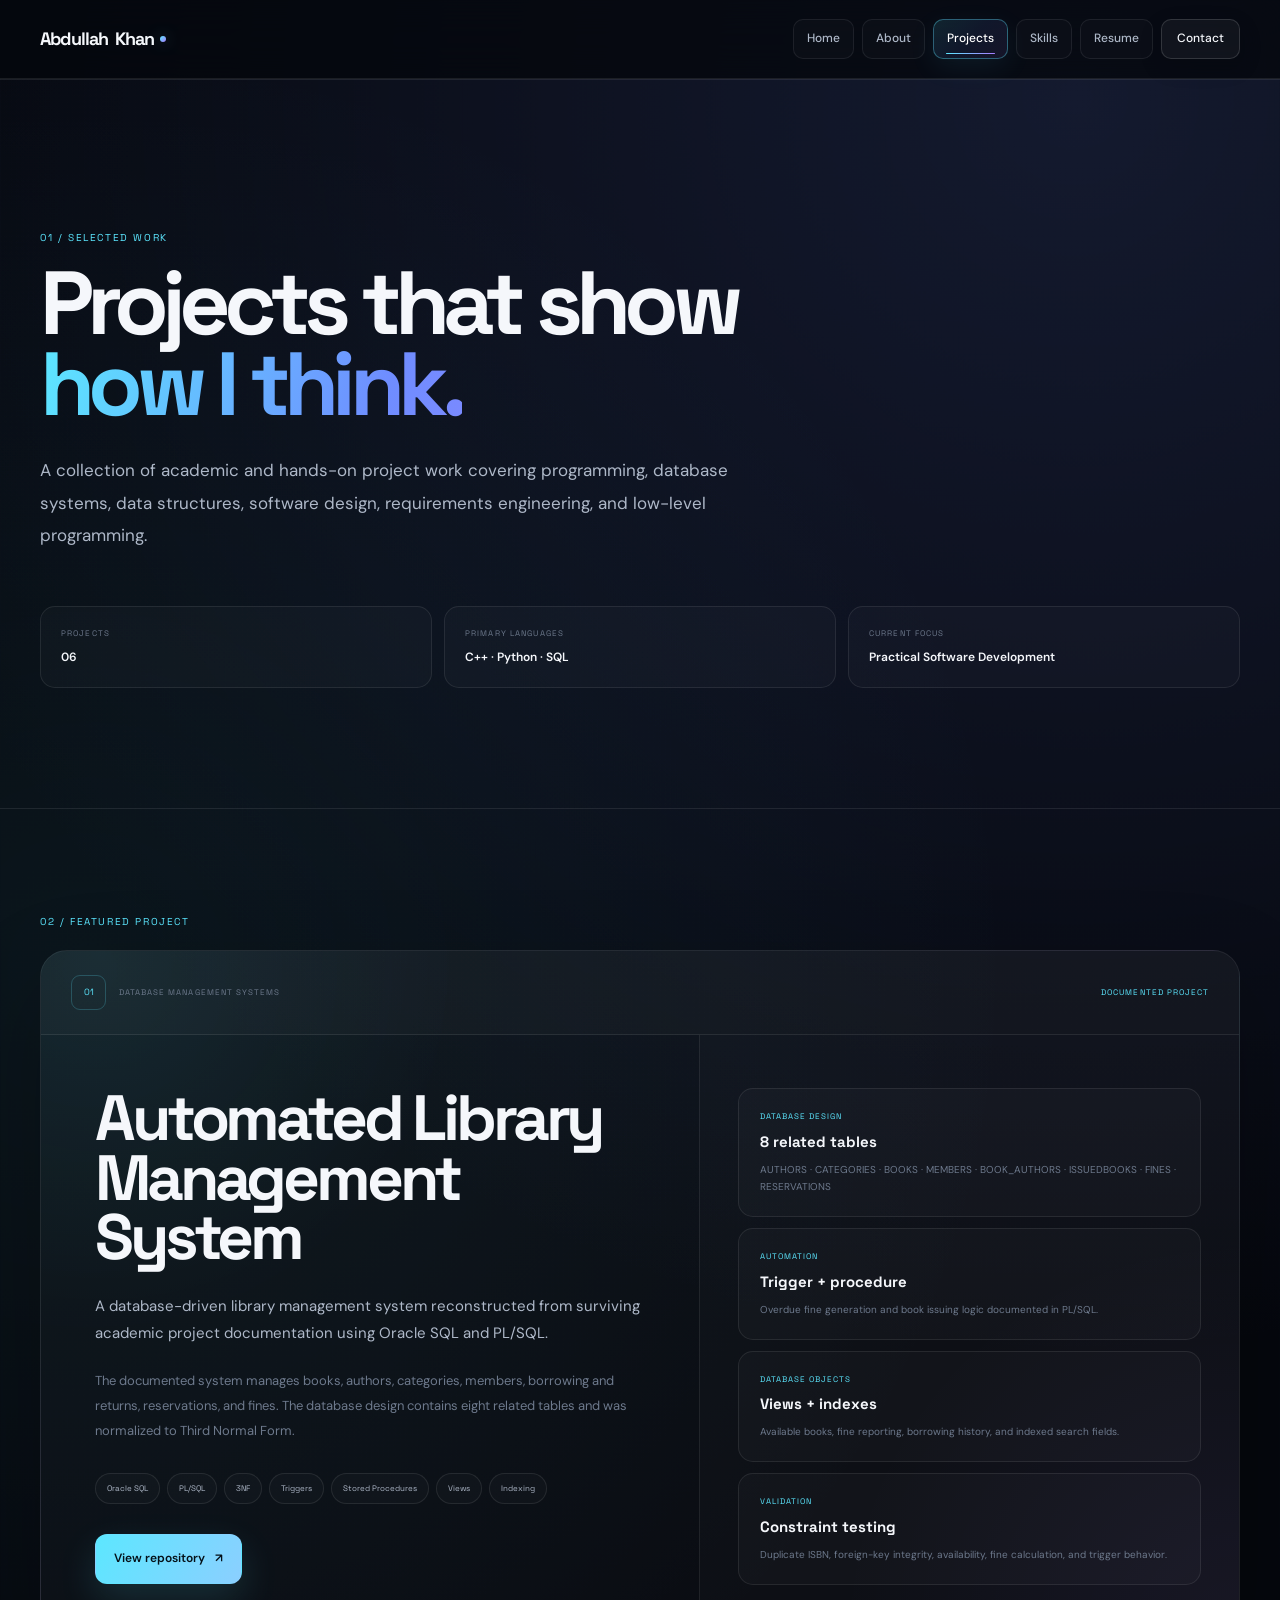
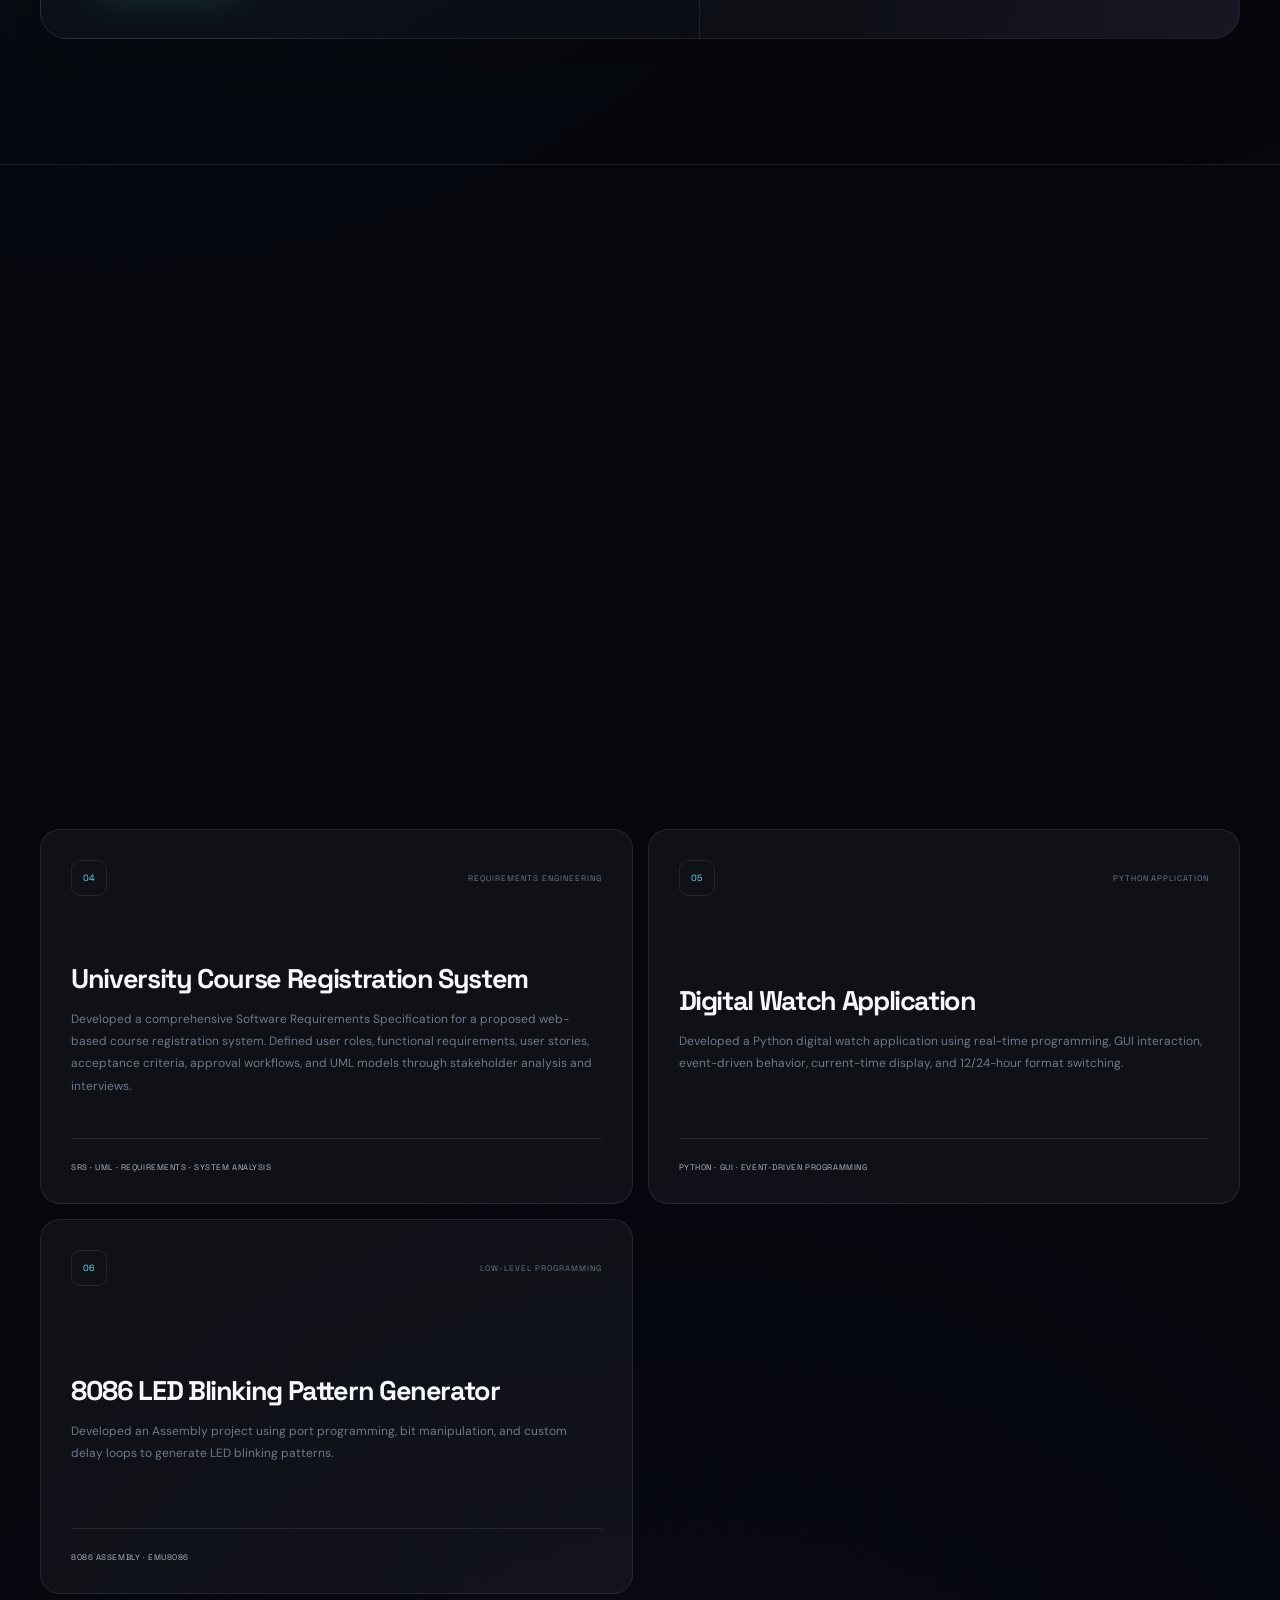
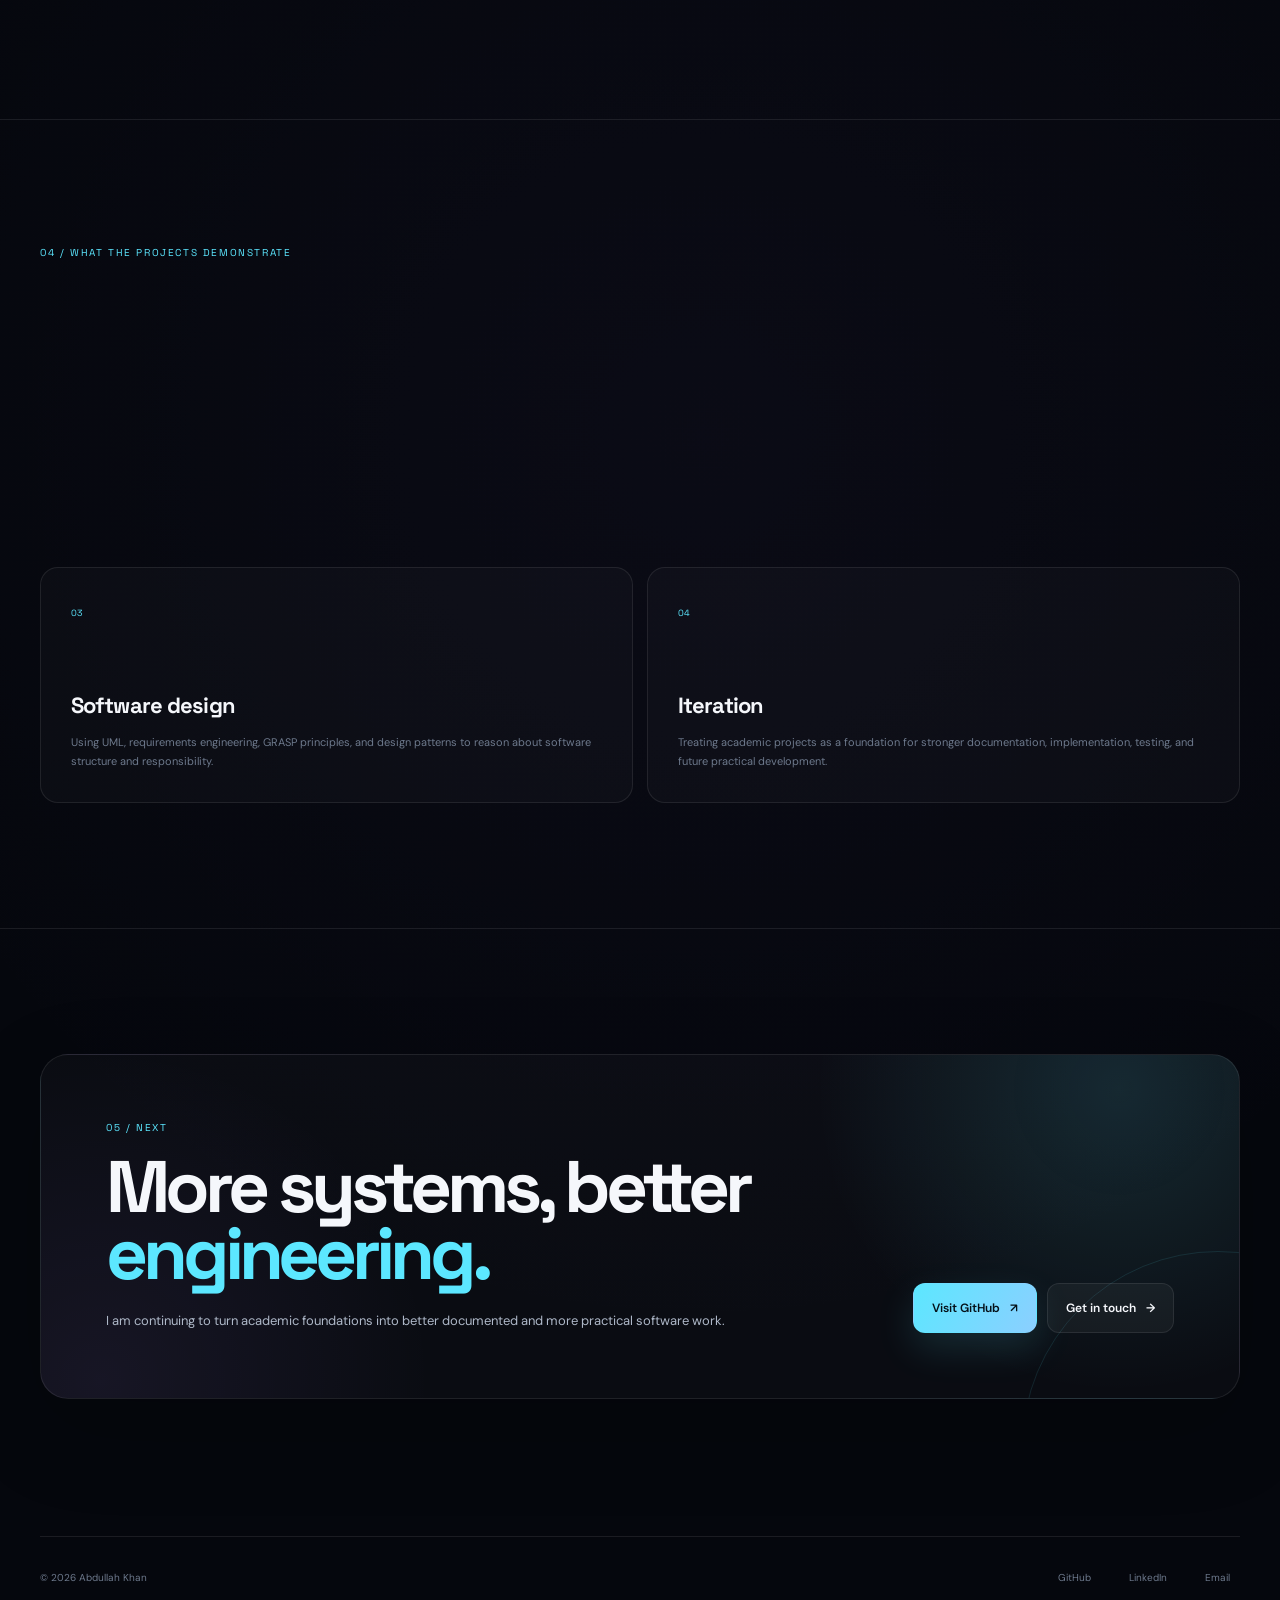
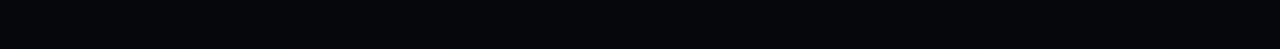
<file: projects.html>
<!DOCTYPE html>
<html lang="en">

<head>

    <meta charset="UTF-8">
    <meta
        name="viewport"
        content="width=device-width, initial-scale=1.0"
    >

    <title>Projects | Abdullah Khan</title>

    <meta
        name="description"
        content="Projects by Abdullah Khan — software engineering projects covering database systems, C++, Python, data structures, software design, and requirements engineering."
    >

    <meta
        name="theme-color"
        content="#05070d"
    >

    <link
        rel="stylesheet"
        href="css/style.css"
    >

</head>


<body>


    <!-- =====================================================
         NAVIGATION
    ====================================================== -->

    <header class="site-header">

        <nav class="navbar container">

            <a
                href="index.html"
                class="logo"
            >
                Abdullah
                <strong>Khan</strong>
            </a>


            <button
                class="menu-toggle"
                type="button"
                aria-label="Open navigation menu"
                aria-expanded="false"
                aria-controls="site-menu"
            >

                <span></span>
                <span></span>
                <span></span>

            </button>


            <div
                class="nav-menu"
                id="site-menu"
            >

                <a
                    href="index.html"
                    class="nav-link"
                >
                    Home
                </a>

                <a
                    href="about.html"
                    class="nav-link"
                >
                    About
                </a>

                <a
                    href="projects.html"
                    class="nav-link active"
                >
                    Projects
                </a>

                <a
                    href="skills.html"
                    class="nav-link"
                >
                    Skills
                </a>

                <a
                    href="resume.html"
                    class="nav-link"
                >
                    Resume
                </a>

                <a
                    href="contact.html"
                    class="nav-link nav-contact"
                >
                    Contact
                </a>

            </div>

        </nav>

    </header>


    <main>


        <!-- =====================================================
             PAGE HERO
        ====================================================== -->

        <section class="page-hero section">

            <div class="container">

                <div class="section-kicker reveal">
                    01 / Selected Work
                </div>


                <h1 class="page-title reveal">

                    Projects that show
                    <span class="gradient-text">
                        how I think.
                    </span>

                </h1>


                <p class="page-lead reveal reveal-delay">

                    A collection of academic and hands-on project work
                    covering programming, database systems, data structures,
                    software design, requirements engineering, and low-level
                    programming.

                </p>


                <div class="project-page-meta reveal">

                    <div class="project-meta-item">

                        <span>
                            PROJECTS
                        </span>

                        <strong>
                            06
                        </strong>

                    </div>


                    <div class="project-meta-item">

                        <span>
                            PRIMARY LANGUAGES
                        </span>

                        <strong>
                            C++ · Python · SQL
                        </strong>

                    </div>


                    <div class="project-meta-item">

                        <span>
                            CURRENT FOCUS
                        </span>

                        <strong>
                            Practical Software Development
                        </strong>

                    </div>

                </div>

            </div>

        </section>


        <!-- =====================================================
             FEATURED PROJECT
        ====================================================== -->

        <section class="section project-feature-section">

            <div class="container">

                <div class="section-kicker reveal">
                    02 / Featured Project
                </div>


                <article class="project-case-study featured-project-card reveal">

                    <div class="case-study-header">

                        <div>

                            <span class="case-study-number">
                                01
                            </span>

                            <span class="case-study-type">
                                DATABASE MANAGEMENT SYSTEMS
                            </span>

                        </div>


                        <span class="case-study-status">
                            DOCUMENTED PROJECT
                        </span>

                    </div>


                    <div class="case-study-layout">

                        <div class="case-study-main">

                            <h2>
                                Automated Library
                                Management System
                            </h2>


                            <p class="case-study-lead">

                                A database-driven library management system
                                reconstructed from surviving academic project
                                documentation using Oracle SQL and PL/SQL.

                            </p>


                            <p>

                                The documented system manages books, authors,
                                categories, members, borrowing and returns,
                                reservations, and fines. The database design
                                contains eight related tables and was normalized
                                to Third Normal Form.

                            </p>


                            <div class="case-study-tags">

                                <span>Oracle SQL</span>
                                <span>PL/SQL</span>
                                <span>3NF</span>
                                <span>Triggers</span>
                                <span>Stored Procedures</span>
                                <span>Views</span>
                                <span>Indexing</span>

                            </div>


                            <a
                                href="https://github.com/abdullahsatech-eng/automated-library-management-system"
                                target="_blank"
                                rel="noopener noreferrer"
                                class="button button-primary"
                            >
                                View repository
                                <span>↗</span>
                            </a>

                        </div>


                        <div class="case-study-evidence">

                            <div class="evidence-card">

                                <span>
                                    DATABASE DESIGN
                                </span>

                                <strong>
                                    8 related tables
                                </strong>

                                <p>
                                    AUTHORS · CATEGORIES · BOOKS · MEMBERS ·
                                    BOOK_AUTHORS · ISSUEDBOOKS · FINES ·
                                    RESERVATIONS
                                </p>

                            </div>


                            <div class="evidence-card">

                                <span>
                                    AUTOMATION
                                </span>

                                <strong>
                                    Trigger + procedure
                                </strong>

                                <p>
                                    Overdue fine generation and book issuing
                                    logic documented in PL/SQL.
                                </p>

                            </div>


                            <div class="evidence-card">

                                <span>
                                    DATABASE OBJECTS
                                </span>

                                <strong>
                                    Views + indexes
                                </strong>

                                <p>
                                    Available books, fine reporting,
                                    borrowing history, and indexed search
                                    fields.
                                </p>

                            </div>


                            <div class="evidence-card">

                                <span>
                                    VALIDATION
                                </span>

                                <strong>
                                    Constraint testing
                                </strong>

                                <p>
                                    Duplicate ISBN, foreign-key integrity,
                                    availability, fine calculation, and
                                    trigger behavior.
                                </p>

                            </div>

                        </div>

                    </div>

                </article>

            </div>

        </section>


        <!-- =====================================================
             PROJECT DIRECTORY
        ====================================================== -->

        <section class="section">

            <div class="container">

                <div class="section-heading-row reveal">

                    <div>

                        <div class="section-kicker">
                            03 / Project Directory
                        </div>

                        <h2 class="section-title">
                            The rest of the
                            <span>work.</span>
                        </h2>

                    </div>

                </div>


                <div class="project-directory">


                    <!-- PROJECT 02 -->

                    <article class="directory-card reveal">

                        <div class="directory-top">

                            <span class="directory-number">
                                02
                            </span>

                            <span class="directory-category">
                                SOFTWARE DESIGN
                            </span>

                        </div>


                        <div>

                            <h3>
                                Restaurant
                                Management System
                            </h3>

                            <p>

                                Designed and implemented a C++ restaurant
                                management system covering the order-to-payment
                                workflow. Created UML use-case, class, sequence,
                                and domain models and applied GRASP principles
                                and four design patterns to structure system
                                responsibilities.

                            </p>

                        </div>


                        <div class="directory-bottom">

                            <div class="directory-stack">
                                C++ · UML · GRASP · DESIGN PATTERNS
                            </div>

                        </div>

                    </article>


                    <!-- PROJECT 03 -->

                    <article class="directory-card reveal">

                        <div class="directory-top">

                            <span class="directory-number">
                                03
                            </span>

                            <span class="directory-category">
                                DATA STRUCTURES
                            </span>

                        </div>


                        <div>

                            <h3>
                                Social Media Feed
                                Management System
                            </h3>

                            <p>

                                Designed and implemented a C++ console-based
                                system demonstrating multiple data structures
                                working together for feed operations. Used a
                                queue for upload processing, singly and doubly
                                linked lists for feed management and navigation,
                                a stack for undo functionality, and sorting for
                                trending-post ranking.

                            </p>

                        </div>


                        <div class="directory-bottom">

                            <div class="directory-stack">
                                C++ · QUEUE · STACK · LINKED LISTS · SORTING
                            </div>

                        </div>

                    </article>


                    <!-- PROJECT 04 -->

                    <article class="directory-card reveal">

                        <div class="directory-top">

                            <span class="directory-number">
                                04
                            </span>

                            <span class="directory-category">
                                REQUIREMENTS ENGINEERING
                            </span>

                        </div>


                        <div>

                            <h3>
                                University Course
                                Registration System
                            </h3>

                            <p>

                                Developed a comprehensive Software Requirements
                                Specification for a proposed web-based course
                                registration system. Defined user roles,
                                functional requirements, user stories, acceptance
                                criteria, approval workflows, and UML models
                                through stakeholder analysis and interviews.

                            </p>

                        </div>


                        <div class="directory-bottom">

                            <div class="directory-stack">
                                SRS · UML · REQUIREMENTS · SYSTEM ANALYSIS
                            </div>

                        </div>

                    </article>


                    <!-- PROJECT 05 -->

                    <article class="directory-card reveal">

                        <div class="directory-top">

                            <span class="directory-number">
                                05
                            </span>

                            <span class="directory-category">
                                PYTHON APPLICATION
                            </span>

                        </div>


                        <div>

                            <h3>
                                Digital Watch Application
                            </h3>

                            <p>

                                Developed a Python digital watch application
                                using real-time programming, GUI interaction,
                                event-driven behavior, current-time display,
                                and 12/24-hour format switching.

                            </p>

                        </div>


                        <div class="directory-bottom">

                            <div class="directory-stack">
                                PYTHON · GUI · EVENT-DRIVEN PROGRAMMING
                            </div>

                        </div>

                    </article>


                    <!-- PROJECT 06 -->

                    <article class="directory-card reveal">

                        <div class="directory-top">

                            <span class="directory-number">
                                06
                            </span>

                            <span class="directory-category">
                                LOW-LEVEL PROGRAMMING
                            </span>

                        </div>


                        <div>

                            <h3>
                                8086 LED Blinking
                                Pattern Generator
                            </h3>

                            <p>

                                Developed an Assembly project using port
                                programming, bit manipulation, and custom delay
                                loops to generate LED blinking patterns.

                            </p>

                        </div>


                        <div class="directory-bottom">

                            <div class="directory-stack">
                                8086 ASSEMBLY · EMU8086
                            </div>

                        </div>

                    </article>


                </div>

            </div>

        </section>


        <!-- =====================================================
             ENGINEERING EVIDENCE
        ====================================================== -->

        <section class="section">

            <div class="container">

                <div class="section-kicker reveal">
                    04 / What the Projects Demonstrate
                </div>


                <div class="project-evidence-grid">


                    <div class="project-evidence-card reveal">

                        <span>
                            01
                        </span>

                        <h3>
                            System thinking
                        </h3>

                        <p>
                            Moving from individual programming exercises toward
                            systems involving users, data, workflows,
                            constraints, and system responsibilities.
                        </p>

                    </div>


                    <div class="project-evidence-card reveal">

                        <span>
                            02
                        </span>

                        <h3>
                            Data & structure
                        </h3>

                        <p>
                            Applying relational modeling, normalization,
                            SQL, PL/SQL, data structures, algorithms, and
                            appropriate representations of information.
                        </p>

                    </div>


                    <div class="project-evidence-card reveal">

                        <span>
                            03
                        </span>

                        <h3>
                            Software design
                        </h3>

                        <p>
                            Using UML, requirements engineering, GRASP
                            principles, and design patterns to reason about
                            software structure and responsibility.
                        </p>

                    </div>


                    <div class="project-evidence-card reveal">

                        <span>
                            04
                        </span>

                        <h3>
                            Iteration
                        </h3>

                        <p>
                            Treating academic projects as a foundation for
                            stronger documentation, implementation, testing,
                            and future practical development.
                        </p>

                    </div>

                </div>

            </div>

        </section>


        <!-- =====================================================
             NEXT STEP
        ====================================================== -->

        <section class="section contact-preview">

            <div class="container">

                <div class="contact-panel reveal">

                    <div>

                        <div class="section-kicker">
                            05 / Next
                        </div>

                        <h2>
                            More systems,
                            better <span>engineering.</span>
                        </h2>

                        <p>
                            I am continuing to turn academic foundations into
                            better documented and more practical software work.
                        </p>

                    </div>


                    <div class="contact-panel-actions">

                        <a
                            href="https://github.com/abdullahsatech-eng"
                            target="_blank"
                            rel="noopener noreferrer"
                            class="button button-primary"
                        >
                            Visit GitHub
                            <span>↗</span>
                        </a>


                        <a
                            href="contact.html"
                            class="button button-secondary"
                        >
                            Get in touch
                            <span>→</span>
                        </a>

                    </div>

                </div>

            </div>

        </section>

    </main>


    <!-- =====================================================
         FOOTER
    ====================================================== -->

    <footer class="site-footer">

        <div class="container footer-inner">

            <div>
                ©
                <span data-current-year>
                    2026
                </span>
                Abdullah Khan
            </div>


            <div class="footer-links">

                <a
                    href="https://github.com/abdullahsatech-eng"
                    target="_blank"
                    rel="noopener noreferrer"
                >
                    GitHub
                </a>

                <a
                    href="https://www.linkedin.com/in/abdullah-khan-0773aa349/"
                    target="_blank"
                    rel="noopener noreferrer"
                >
                    LinkedIn
                </a>

                <a
                    href="mailto:abdullahsa.tech@gmail.com"
                >
                    Email
                </a>

            </div>

        </div>

    </footer>


    <script src="js/script.js"></script>

</body>
</html>
</file>
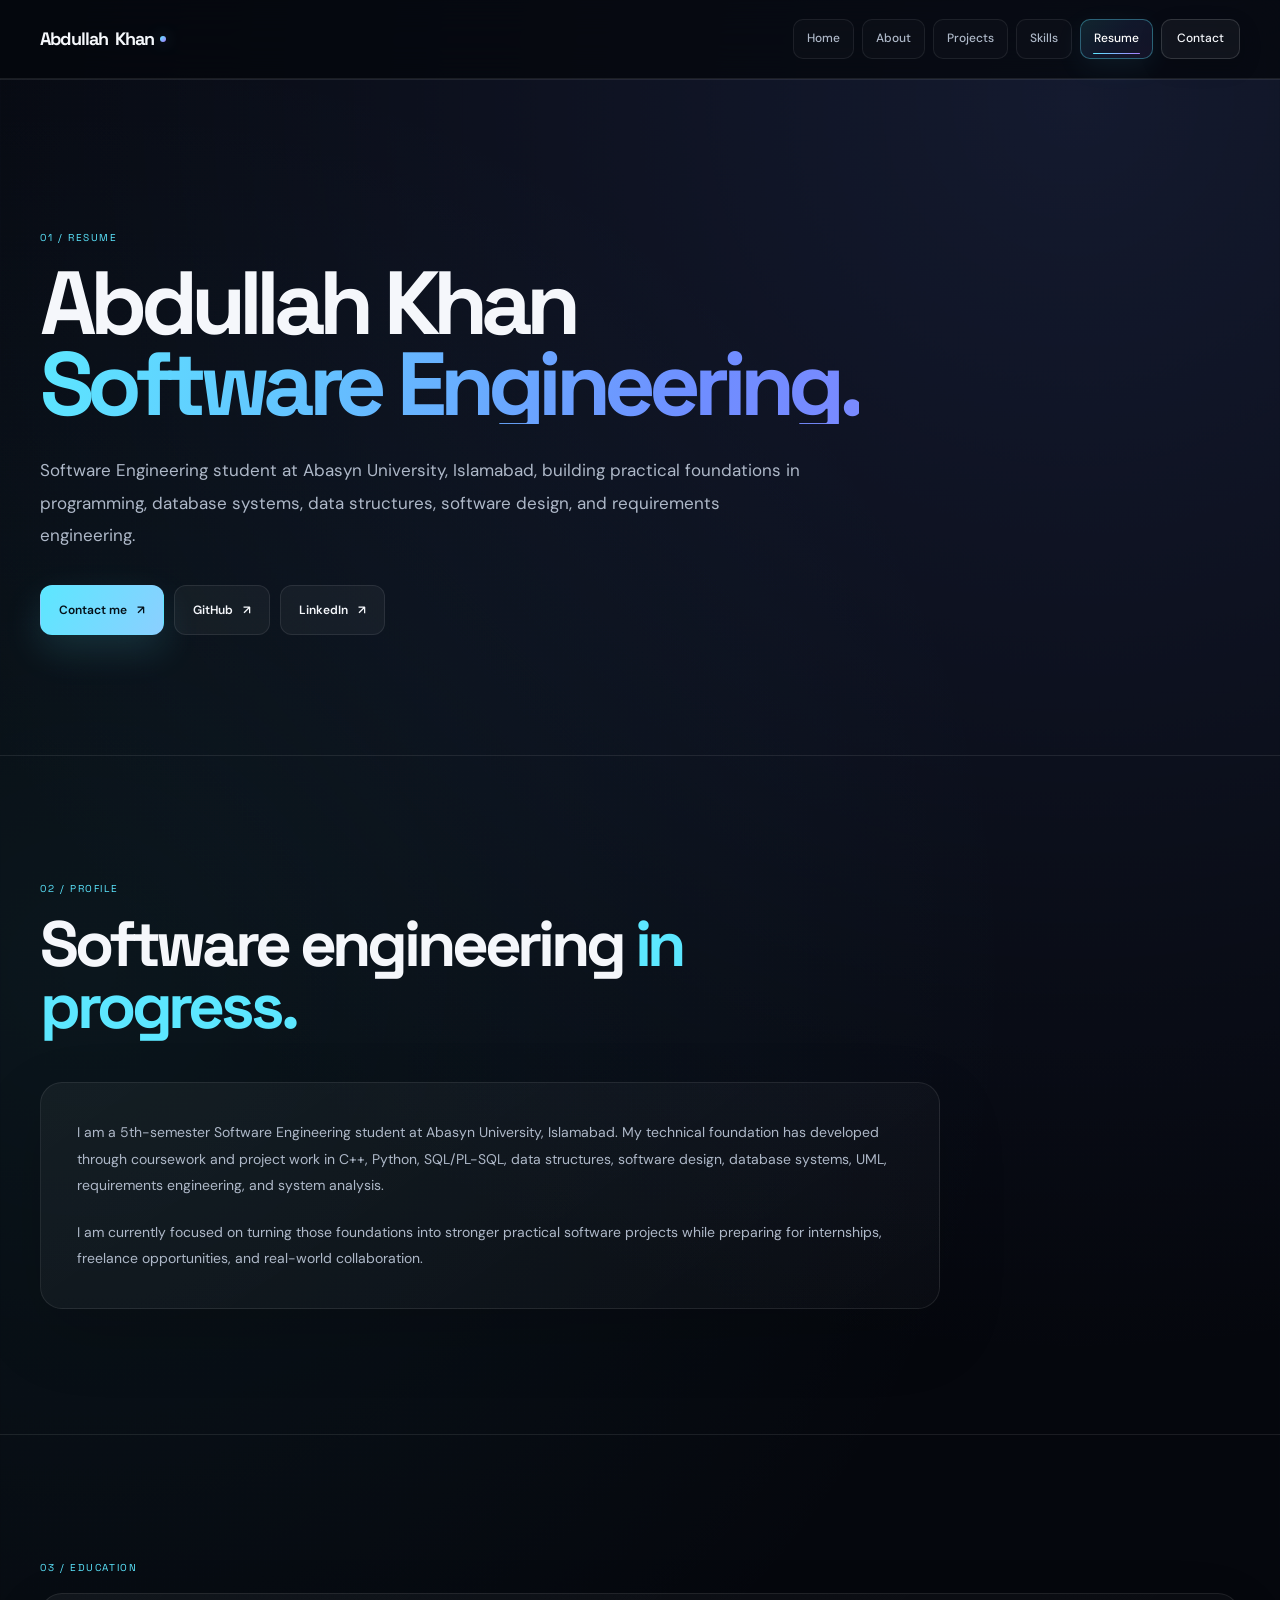
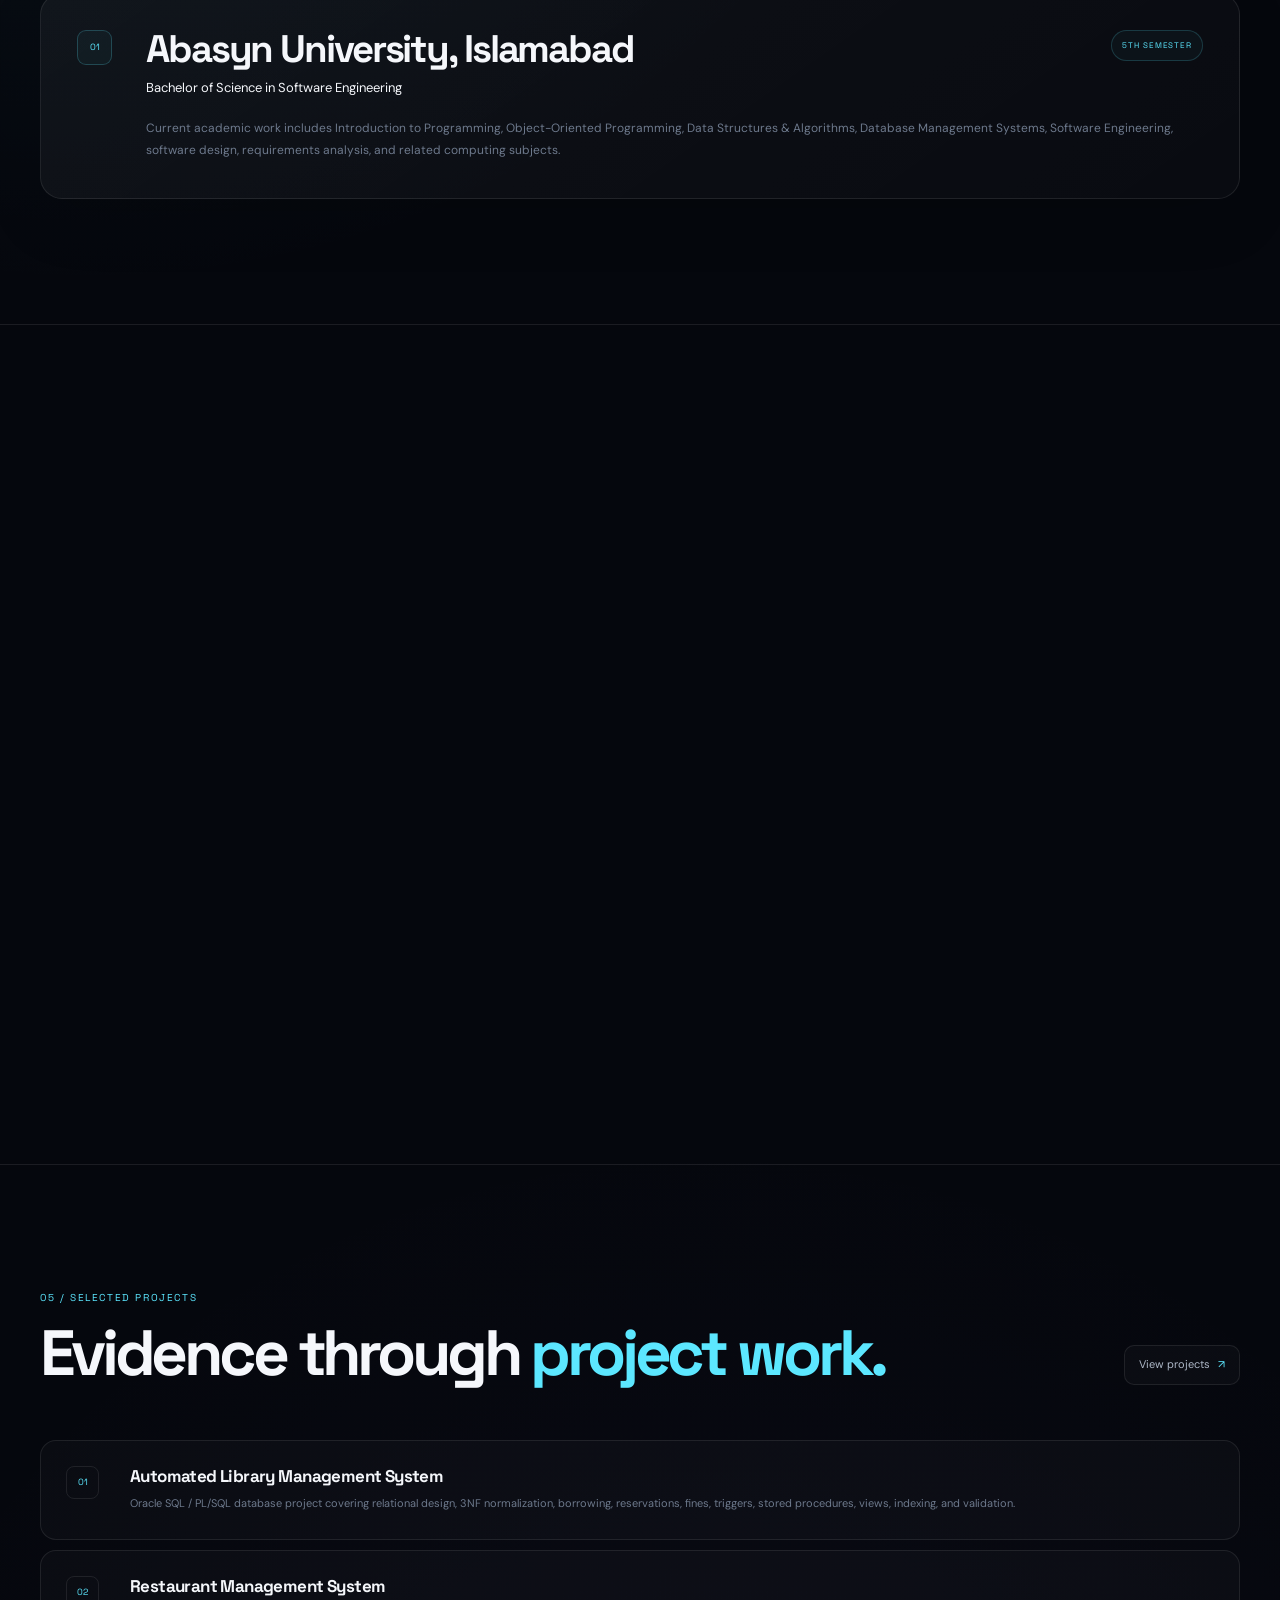
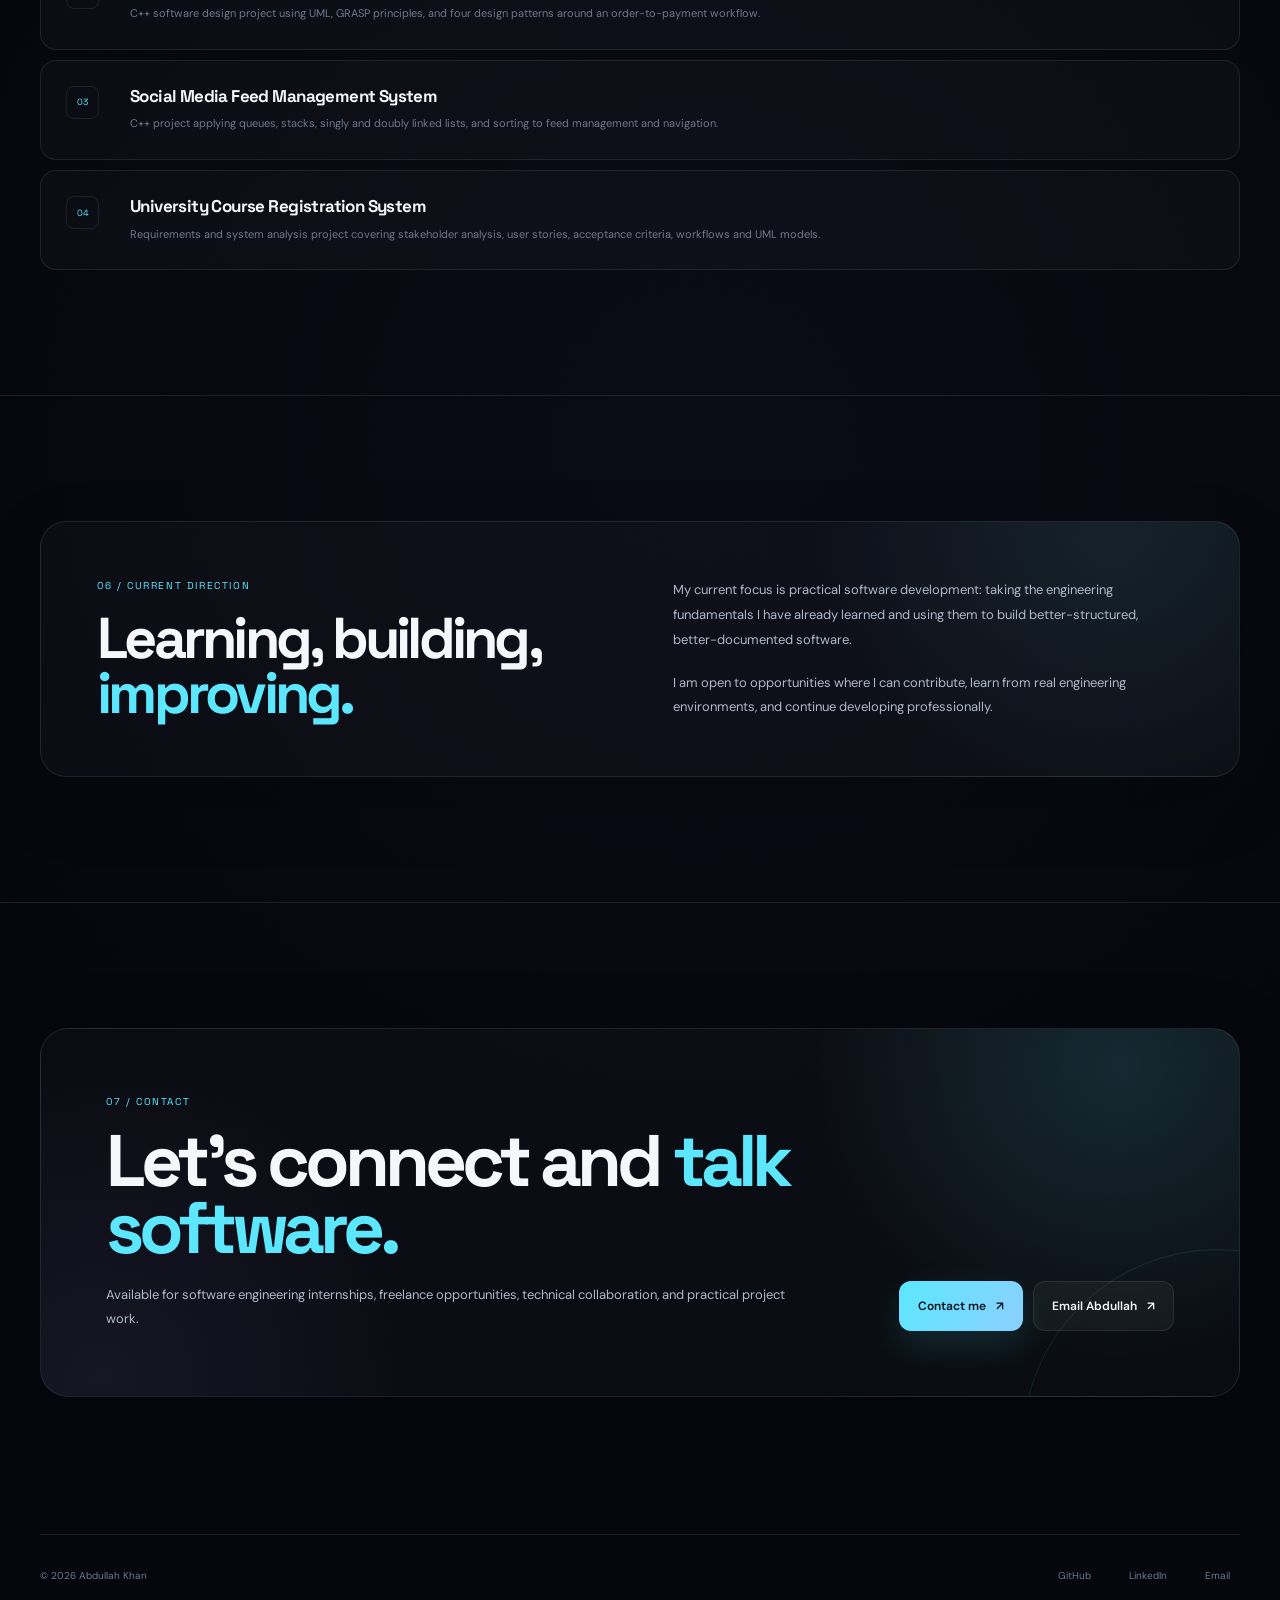
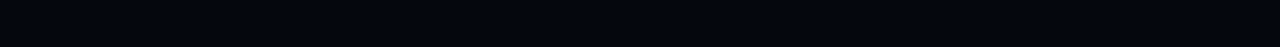
<file: resume.html>
<!DOCTYPE html>
<html lang="en">

<head>

    <meta charset="UTF-8">

    <meta
        name="viewport"
        content="width=device-width, initial-scale=1.0"
    >

    <title>Resume | Abdullah Khan</title>

    <meta
        name="description"
        content="Resume of Abdullah Khan, Software Engineering student at Abasyn University, Islamabad."
    >

    <meta
        name="theme-color"
        content="#05070d"
    >

    <link
        rel="stylesheet"
        href="css/style.css"
    >

</head>


<body>

    <!-- =====================================================
         NAVIGATION
    ====================================================== -->

    <header class="site-header">

        <nav class="navbar container">

            <a
                href="index.html"
                class="logo"
            >
                Abdullah
                <strong>Khan</strong>
            </a>


            <button
                class="menu-toggle"
                type="button"
                aria-label="Open navigation menu"
                aria-expanded="false"
                aria-controls="site-menu"
            >

                <span></span>
                <span></span>
                <span></span>

            </button>


            <div
                class="nav-menu"
                id="site-menu"
            >

                <a
                    href="index.html"
                    class="nav-link"
                >
                    Home
                </a>

                <a
                    href="about.html"
                    class="nav-link"
                >
                    About
                </a>

                <a
                    href="projects.html"
                    class="nav-link"
                >
                    Projects
                </a>

                <a
                    href="skills.html"
                    class="nav-link"
                >
                    Skills
                </a>

                <a
                    href="resume.html"
                    class="nav-link active"
                >
                    Resume
                </a>

                <a
                    href="contact.html"
                    class="nav-link nav-contact"
                >
                    Contact
                </a>

            </div>

        </nav>

    </header>


    <main>

        <!-- =================================================
             RESUME HERO
        ================================================== -->

        <section class="page-hero section">

            <div class="container">

                <div class="section-kicker reveal">
                    01 / Resume
                </div>


                <h1 class="page-title reveal">

                    Abdullah Khan
                    <br>

                    <span class="gradient-text">
                        Software Engineering.
                    </span>

                </h1>


                <p class="page-lead reveal reveal-delay">

                    Software Engineering student at Abasyn University,
                    Islamabad, building practical foundations in programming,
                    database systems, data structures, software design,
                    and requirements engineering.

                </p>


                <div class="resume-actions reveal">

                    <a
                        href="mailto:abdullahsa.tech@gmail.com"
                        class="button button-primary"
                    >
                        Contact me
                        <span>↗</span>
                    </a>


                    <a
                        href="https://github.com/abdullahsatech-eng"
                        target="_blank"
                        rel="noopener noreferrer"
                        class="button button-secondary"
                    >
                        GitHub
                        <span>↗</span>
                    </a>


                    <a
                        href="https://www.linkedin.com/in/abdullah-khan-0773aa349/"
                        target="_blank"
                        rel="noopener noreferrer"
                        class="button button-secondary"
                    >
                        LinkedIn
                        <span>↗</span>
                    </a>

                </div>

            </div>

        </section>


        <!-- =================================================
             PROFILE
        ================================================== -->

        <section class="section">

            <div class="container">

                <div class="resume-section-heading reveal">

                    <div class="section-kicker">
                        02 / Profile
                    </div>

                    <h2 class="section-title">
                        Software engineering
                        <span>in progress.</span>
                    </h2>

                </div>


                <div class="resume-profile-card reveal">

                    <p>
                        I am a 5th-semester Software Engineering student
                        at Abasyn University, Islamabad. My technical
                        foundation has developed through coursework and
                        project work in C++, Python, SQL/PL-SQL, data
                        structures, software design, database systems,
                        UML, requirements engineering, and system analysis.
                    </p>


                    <p>
                        I am currently focused on turning those foundations
                        into stronger practical software projects while
                        preparing for internships, freelance opportunities,
                        and real-world collaboration.
                    </p>

                </div>

            </div>

        </section>


        <!-- =================================================
             EDUCATION
        ================================================== -->

        <section class="section">

            <div class="container">

                <div class="section-kicker reveal">
                    03 / Education
                </div>


                <div class="resume-timeline-card reveal">

                    <div class="timeline-marker">
                        01
                    </div>


                    <div class="timeline-content">

                        <div class="timeline-top">

                            <div>

                                <h2>
                                    Abasyn University, Islamabad
                                </h2>

                                <p class="timeline-role">
                                    Bachelor of Science in Software Engineering
                                </p>

                            </div>


                            <span class="timeline-label">
                                5TH SEMESTER
                            </span>

                        </div>


                        <p>
                            Current academic work includes Introduction to
                            Programming, Object-Oriented Programming, Data
                            Structures & Algorithms, Database Management
                            Systems, Software Engineering, software design,
                            requirements analysis, and related computing
                            subjects.
                        </p>

                    </div>

                </div>

            </div>

        </section>


        <!-- =================================================
             TECHNICAL FOUNDATION
        ================================================== -->

        <section class="section">

            <div class="container">

                <div class="section-heading-row reveal">

                    <div>

                        <div class="section-kicker">
                            04 / Technical Foundation
                        </div>

                        <h2 class="section-title">
                            What I can work
                            <span>with today.</span>
                        </h2>

                    </div>


                    <a
                        href="skills.html"
                        class="section-link"
                    >
                        Full skills page
                        <span>↗</span>
                    </a>

                </div>


                <div class="resume-skills-grid">


                    <div class="resume-skill-group reveal">

                        <span>
                            PROGRAMMING
                        </span>

                        <strong>
                            C++ · Python
                        </strong>

                        <p>
                            Object-oriented programming and
                            problem solving.
                        </p>

                    </div>


                    <div class="resume-skill-group reveal">

                        <span>
                            DATA
                        </span>

                        <strong>
                            Data Structures · Algorithms
                        </strong>

                        <p>
                            Queues, stacks, linked lists,
                            sorting and algorithmic thinking.
                        </p>

                    </div>


                    <div class="resume-skill-group reveal">

                        <span>
                            DATABASES
                        </span>

                        <strong>
                            SQL · PL/SQL
                        </strong>

                        <p>
                            Relational design, 3NF, triggers,
                            procedures, views and indexing.
                        </p>

                    </div>


                    <div class="resume-skill-group reveal">

                        <span>
                            SOFTWARE DESIGN
                        </span>

                        <strong>
                            UML · GRASP · Design Patterns
                        </strong>

                        <p>
                            Requirements engineering,
                            system analysis and modeling.
                        </p>

                    </div>


                    <div class="resume-skill-group reveal">

                        <span>
                            TOOLS
                        </span>

                        <strong>
                            Git · GitHub · EMU8086
                        </strong>

                        <p>
                            Version control, repositories and
                            low-level programming exercises.
                        </p>

                    </div>

                </div>

            </div>

        </section>


        <!-- =================================================
             SELECTED PROJECTS
        ================================================== -->

        <section class="section">

            <div class="container">

                <div class="section-heading-row reveal">

                    <div>

                        <div class="section-kicker">
                            05 / Selected Projects
                        </div>

                        <h2 class="section-title">
                            Evidence through
                            <span>project work.</span>
                        </h2>

                    </div>


                    <a
                        href="projects.html"
                        class="section-link"
                    >
                        View projects
                        <span>↗</span>
                    </a>

                </div>


                <div class="resume-project-list">


                    <article class="resume-project reveal">

                        <span class="resume-project-number">
                            01
                        </span>

                        <div>

                            <h3>
                                Automated Library Management System
                            </h3>

                            <p>
                                Oracle SQL / PL/SQL database project covering
                                relational design, 3NF normalization, borrowing,
                                reservations, fines, triggers, stored procedures,
                                views, indexing, and validation.
                            </p>

                        </div>

                    </article>


                    <article class="resume-project reveal">

                        <span class="resume-project-number">
                            02
                        </span>

                        <div>

                            <h3>
                                Restaurant Management System
                            </h3>

                            <p>
                                C++ software design project using UML,
                                GRASP principles, and four design patterns
                                around an order-to-payment workflow.
                            </p>

                        </div>

                    </article>


                    <article class="resume-project reveal">

                        <span class="resume-project-number">
                            03
                        </span>

                        <div>

                            <h3>
                                Social Media Feed Management System
                            </h3>

                            <p>
                                C++ project applying queues, stacks, singly
                                and doubly linked lists, and sorting to feed
                                management and navigation.
                            </p>

                        </div>

                    </article>


                    <article class="resume-project reveal">

                        <span class="resume-project-number">
                            04
                        </span>

                        <div>

                            <h3>
                                University Course Registration System
                            </h3>

                            <p>
                                Requirements and system analysis project
                                covering stakeholder analysis, user stories,
                                acceptance criteria, workflows and UML models.
                            </p>

                        </div>

                    </article>

                </div>

            </div>

        </section>


        <!-- =================================================
             CURRENT DIRECTION
        ================================================== -->

        <section class="section">

            <div class="container">

                <div class="resume-direction reveal">

                    <div>

                        <div class="section-kicker">
                            06 / Current Direction
                        </div>


                        <h2>
                            Learning,
                            building,
                            <span>improving.</span>
                        </h2>

                    </div>


                    <div>

                        <p>
                            My current focus is practical software development:
                            taking the engineering fundamentals I have already
                            learned and using them to build better-structured,
                            better-documented software.
                        </p>


                        <p>
                            I am open to opportunities where I can contribute,
                            learn from real engineering environments, and
                            continue developing professionally.
                        </p>

                    </div>

                </div>

            </div>

        </section>


        <!-- =================================================
             CONTACT
        ================================================== -->

        <section class="section contact-preview">

            <div class="container">

                <div class="contact-panel reveal">

                    <div>

                        <div class="section-kicker">
                            07 / Contact
                        </div>

                        <h2>
                            Let's connect and
                            <span>talk software.</span>
                        </h2>

                        <p>
                            Available for software engineering internships,
                            freelance opportunities, technical collaboration,
                            and practical project work.
                        </p>

                    </div>


                    <div class="contact-panel-actions">

                        <a
                            href="contact.html"
                            class="button button-primary"
                        >
                            Contact me
                            <span>↗</span>
                        </a>


                        <a
                            href="https://mail.google.com/mail/u/0/?view=cm&fs=1&to=abdullahsa.tech@gmail.com&su=Portfolio%20Inquiry"
                            target="_blank"
                           rel="noopener noreferrer"
                            class="button button-secondary"
                        >
                            Email Abdullah
                            <span>↗</span>
                        </a>

                    </div>

                </div>

            </div>

        </section>

    </main>


    <!-- =================================================
         FOOTER
    ================================================== -->

    <footer class="site-footer">

        <div class="container footer-inner">

            <div>
                ©
                <span data-current-year>
                    2026
                </span>
                Abdullah Khan
            </div>


            <div class="footer-links">

                <a
                    href="https://github.com/abdullahsatech-eng"
                    target="_blank"
                    rel="noopener noreferrer"
                >
                    GitHub
                </a>


                <a
                    href="https://www.linkedin.com/in/abdullah-khan-0773aa349/"
                    target="_blank"
                    rel="noopener noreferrer"
                >
                    LinkedIn
                </a>


                <a
                    href="mailto:abdullahsa.tech@gmail.com"
                >
                    Email
                </a>

            </div>

        </div>

    </footer>


    <script src="js/script.js"></script>

</body>

</html>
</file>
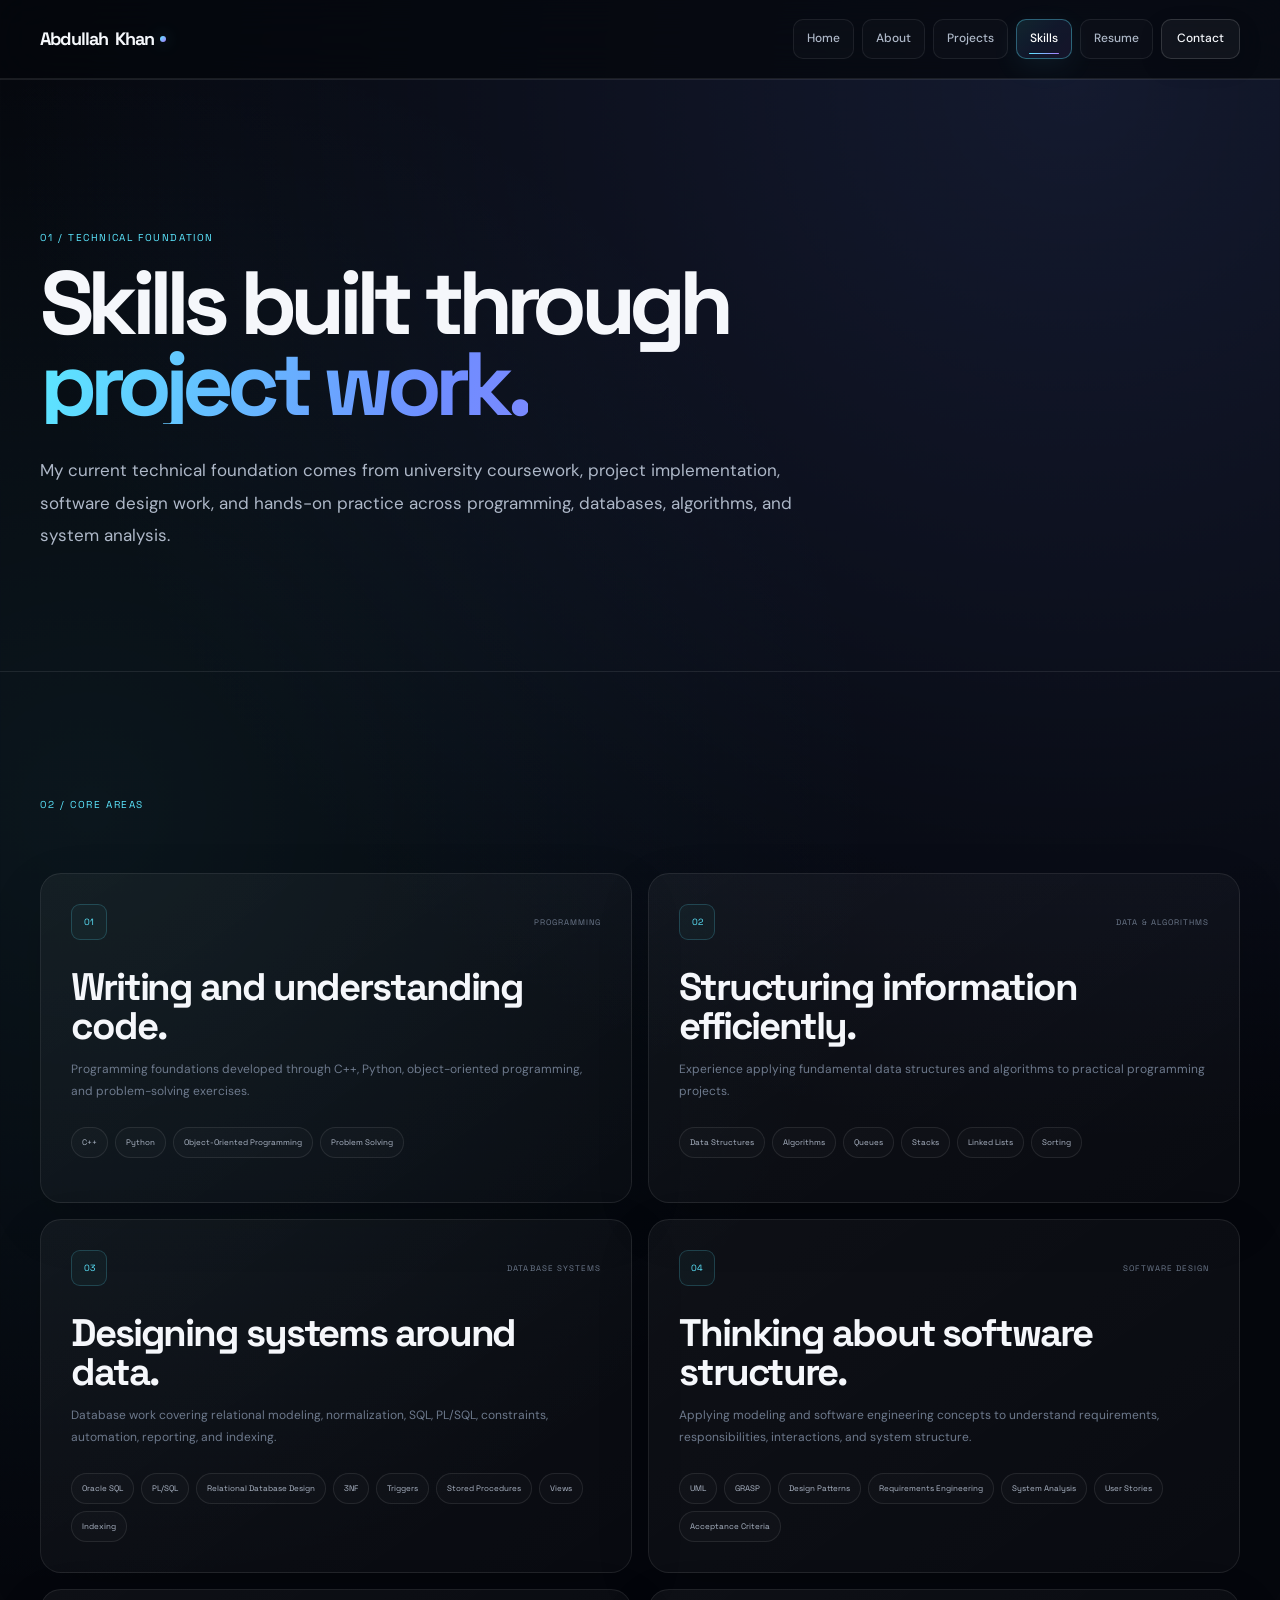
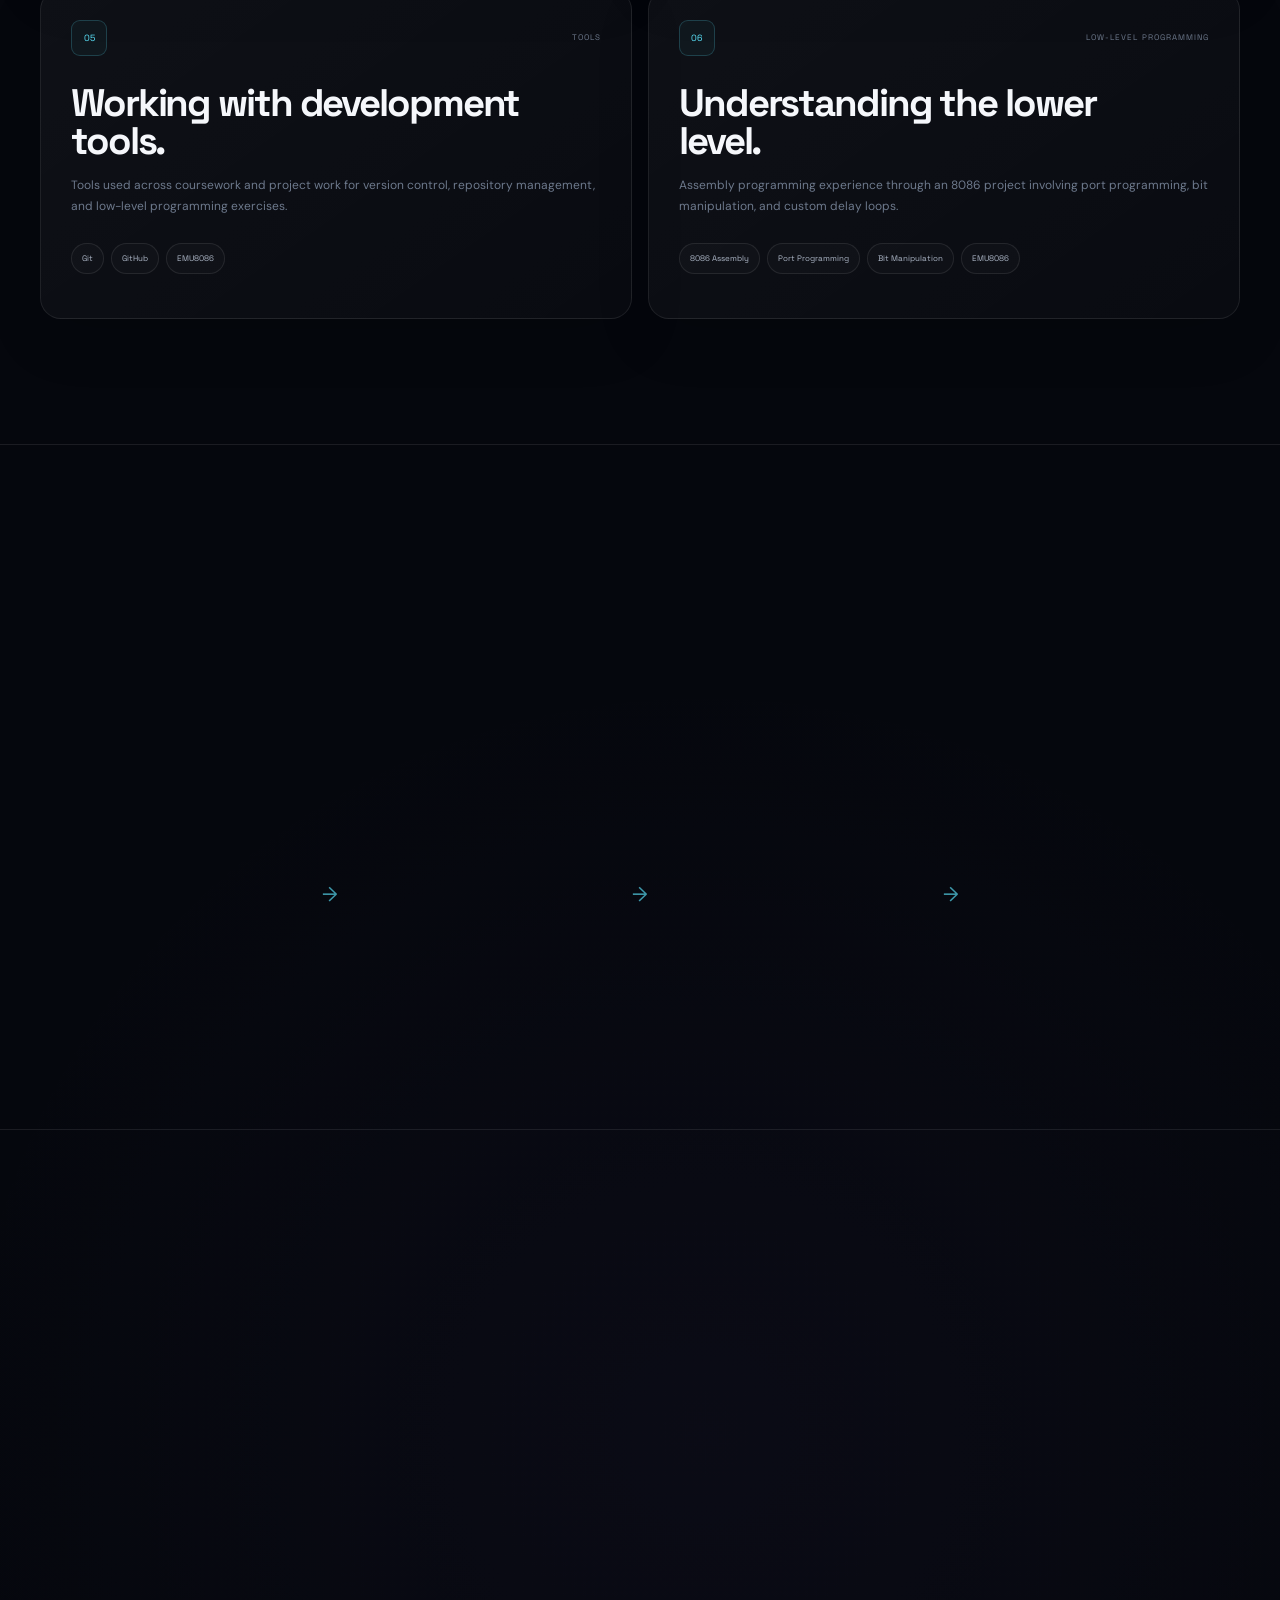
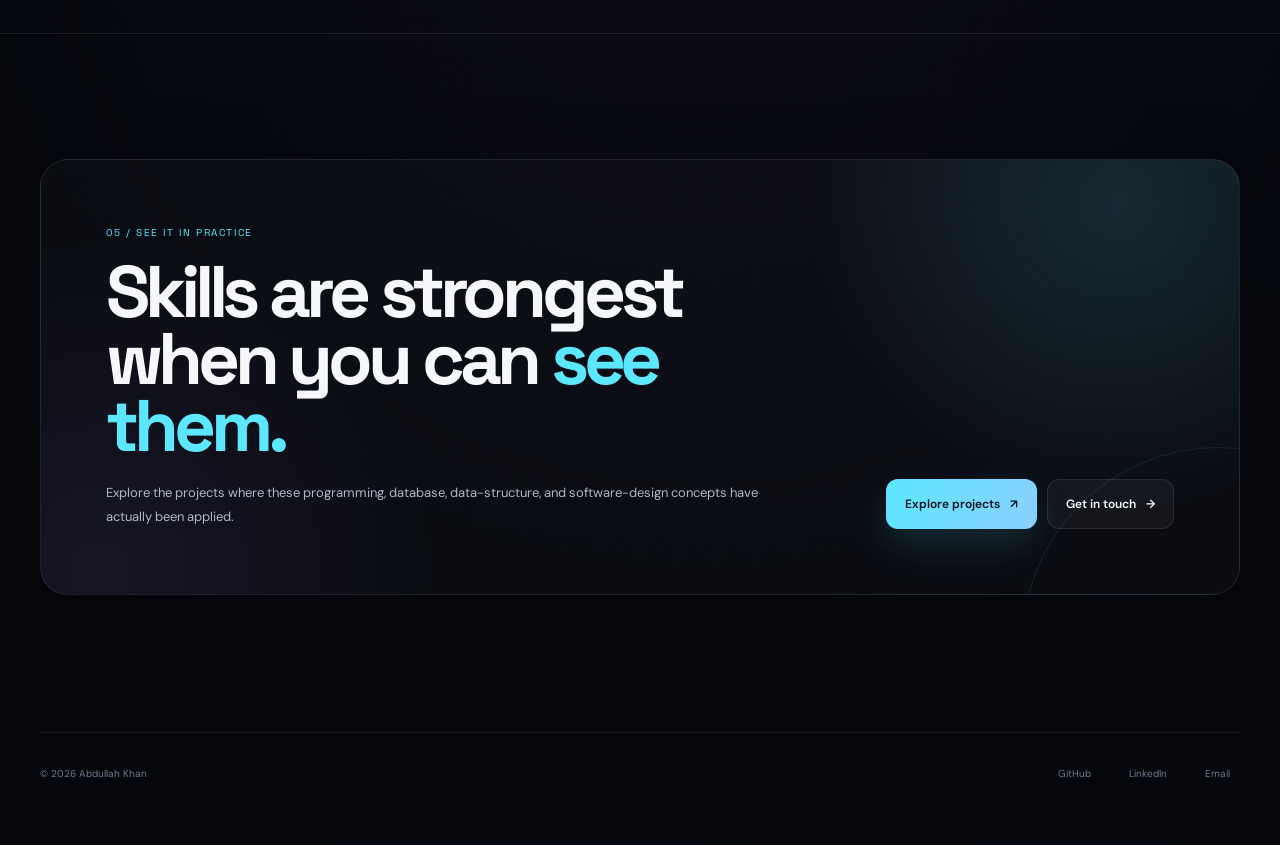
<file: skills.html>
<!DOCTYPE html>
<html lang="en">

<head>

    <meta charset="UTF-8">

    <meta
        name="viewport"
        content="width=device-width, initial-scale=1.0"
    >

    <title>Skills | Abdullah Khan</title>

    <meta
        name="description"
        content="Technical skills and software engineering foundation of Abdullah Khan, including C++, Python, SQL, PL/SQL, data structures, software design, UML, and database systems."
    >

    <meta
        name="theme-color"
        content="#05070d"
    >

    <link
        rel="stylesheet"
        href="css/style.css"
    >

</head>


<body>

    <!-- =====================================================
         NAVIGATION
    ====================================================== -->

    <header class="site-header">

        <nav class="navbar container">

            <a
                href="index.html"
                class="logo"
            >
                Abdullah
                <strong>Khan</strong>
            </a>


            <button
                class="menu-toggle"
                type="button"
                aria-label="Open navigation menu"
                aria-expanded="false"
                aria-controls="site-menu"
            >

                <span></span>
                <span></span>
                <span></span>

            </button>


            <div
                class="nav-menu"
                id="site-menu"
            >

                <a
                    href="index.html"
                    class="nav-link"
                >
                    Home
                </a>

                <a
                    href="about.html"
                    class="nav-link"
                >
                    About
                </a>

                <a
                    href="projects.html"
                    class="nav-link"
                >
                    Projects
                </a>

                <a
                    href="skills.html"
                    class="nav-link active"
                >
                    Skills
                </a>

                <a
                    href="resume.html"
                    class="nav-link"
                >
                    Resume
                </a>

                <a
                    href="contact.html"
                    class="nav-link nav-contact"
                >
                    Contact
                </a>

            </div>

        </nav>

    </header>


    <main>


        <!-- =====================================================
             PAGE HERO
        ====================================================== -->

        <section class="page-hero section">

            <div class="container">

                <div class="section-kicker reveal">
                    01 / Technical Foundation
                </div>


                <h1 class="page-title reveal">

                    Skills built through
                    <span class="gradient-text">
                        project work.
                    </span>

                </h1>


                <p class="page-lead reveal reveal-delay">

                    My current technical foundation comes from university
                    coursework, project implementation, software design work,
                    and hands-on practice across programming, databases,
                    algorithms, and system analysis.

                </p>

            </div>

        </section>


        <!-- =====================================================
             CORE SKILLS
        ====================================================== -->

        <section class="section">

            <div class="container">

                <div class="section-kicker reveal">
                    02 / Core Areas
                </div>


                <div class="skills-architecture">


                    <!-- 01 -->

                    <article class="skill-domain reveal">

                        <div class="skill-domain-header">

                            <span class="skill-domain-number">
                                01
                            </span>

                            <span class="skill-domain-label">
                                PROGRAMMING
                            </span>

                        </div>


                        <h2>
                            Writing and
                            understanding code.
                        </h2>


                        <p>
                            Programming foundations developed through
                            C++, Python, object-oriented programming,
                            and problem-solving exercises.
                        </p>


                        <div class="skill-items">

                            <span>C++</span>
                            <span>Python</span>
                            <span>Object-Oriented Programming</span>
                            <span>Problem Solving</span>

                        </div>

                    </article>


                    <!-- 02 -->

                    <article class="skill-domain reveal">

                        <div class="skill-domain-header">

                            <span class="skill-domain-number">
                                02
                            </span>

                            <span class="skill-domain-label">
                                DATA & ALGORITHMS
                            </span>

                        </div>


                        <h2>
                            Structuring information
                            efficiently.
                        </h2>


                        <p>
                            Experience applying fundamental data structures
                            and algorithms to practical programming projects.
                        </p>


                        <div class="skill-items">

                            <span>Data Structures</span>
                            <span>Algorithms</span>
                            <span>Queues</span>
                            <span>Stacks</span>
                            <span>Linked Lists</span>
                            <span>Sorting</span>

                        </div>

                    </article>


                    <!-- 03 -->

                    <article class="skill-domain skill-domain-large reveal">

                        <div class="skill-domain-header">

                            <span class="skill-domain-number">
                                03
                            </span>

                            <span class="skill-domain-label">
                                DATABASE SYSTEMS
                            </span>

                        </div>


                        <h2>
                            Designing systems
                            around data.
                        </h2>


                        <p>
                            Database work covering relational modeling,
                            normalization, SQL, PL/SQL, constraints,
                            automation, reporting, and indexing.
                        </p>


                        <div class="skill-items">

                            <span>Oracle SQL</span>
                            <span>PL/SQL</span>
                            <span>Relational Database Design</span>
                            <span>3NF</span>
                            <span>Triggers</span>
                            <span>Stored Procedures</span>
                            <span>Views</span>
                            <span>Indexing</span>

                        </div>

                    </article>


                    <!-- 04 -->

                    <article class="skill-domain skill-domain-large reveal">

                        <div class="skill-domain-header">

                            <span class="skill-domain-number">
                                04
                            </span>

                            <span class="skill-domain-label">
                                SOFTWARE DESIGN
                            </span>

                        </div>


                        <h2>
                            Thinking about
                            software structure.
                        </h2>


                        <p>
                            Applying modeling and software engineering concepts
                            to understand requirements, responsibilities,
                            interactions, and system structure.
                        </p>


                        <div class="skill-items">

                            <span>UML</span>
                            <span>GRASP</span>
                            <span>Design Patterns</span>
                            <span>Requirements Engineering</span>
                            <span>System Analysis</span>
                            <span>User Stories</span>
                            <span>Acceptance Criteria</span>

                        </div>

                    </article>


                    <!-- 05 -->

                    <article class="skill-domain reveal">

                        <div class="skill-domain-header">

                            <span class="skill-domain-number">
                                05
                            </span>

                            <span class="skill-domain-label">
                                TOOLS
                            </span>

                        </div>


                        <h2>
                            Working with
                            development tools.
                        </h2>


                        <p>
                            Tools used across coursework and project work
                            for version control, repository management,
                            and low-level programming exercises.
                        </p>


                        <div class="skill-items">

                            <span>Git</span>
                            <span>GitHub</span>
                            <span>EMU8086</span>

                        </div>

                    </article>


                    <!-- 06 -->

                    <article class="skill-domain reveal">

                        <div class="skill-domain-header">

                            <span class="skill-domain-number">
                                06
                            </span>

                            <span class="skill-domain-label">
                                LOW-LEVEL PROGRAMMING
                            </span>

                        </div>


                        <h2>
                            Understanding the
                            lower level.
                        </h2>


                        <p>
                            Assembly programming experience through an
                            8086 project involving port programming,
                            bit manipulation, and custom delay loops.
                        </p>


                        <div class="skill-items">

                            <span>8086 Assembly</span>
                            <span>Port Programming</span>
                            <span>Bit Manipulation</span>
                            <span>EMU8086</span>

                        </div>

                    </article>


                </div>

            </div>

        </section>


        <!-- =====================================================
             HOW THE SKILLS CONNECT
        ====================================================== -->

        <section class="section">

            <div class="container">

                <div class="section-kicker reveal">
                    03 / How the Pieces Connect
                </div>


                <h2 class="section-title reveal">

                    Skills become useful
                    when they work together.

                </h2>


                <div class="skills-flow">


                    <div class="flow-step reveal">

                        <span>
                            01
                        </span>

                        <strong>
                            Requirements
                        </strong>

                        <p>
                            Understand the problem, users,
                            constraints, and expected behavior.
                        </p>

                    </div>


                    <div class="flow-arrow">
                        →
                    </div>


                    <div class="flow-step reveal">

                        <span>
                            02
                        </span>

                        <strong>
                            Structure
                        </strong>

                        <p>
                            Model the system using appropriate
                            data structures, databases, and designs.
                        </p>

                    </div>


                    <div class="flow-arrow">
                        →
                    </div>


                    <div class="flow-step reveal">

                        <span>
                            03
                        </span>

                        <strong>
                            Implementation
                        </strong>

                        <p>
                            Turn the design into working
                            C++, Python, SQL, or PL/SQL logic.
                        </p>

                    </div>


                    <div class="flow-arrow">
                        →
                    </div>


                    <div class="flow-step reveal">

                        <span>
                            04
                        </span>

                        <strong>
                            Improve
                        </strong>

                        <p>
                            Document, validate, test, and improve
                            the result through iteration.
                        </p>

                    </div>

                </div>

            </div>

        </section>


        <!-- =====================================================
             CURRENT LEVEL
        ====================================================== -->

        <section class="section">

            <div class="container">

                <div class="skills-position-panel reveal">

                    <div>

                        <div class="section-kicker">
                            04 / Current Level
                        </div>


                        <h2>
                            Building depth
                            before breadth.
                        </h2>

                    </div>


                    <div>

                        <p>
                            I am currently focused on strengthening the
                            fundamentals I already use rather than collecting
                            technologies I have not yet worked with.
                        </p>


                        <p>
                            As I build more practical software, this skill set
                            will expand naturally through real implementation
                            and project experience.
                        </p>

                    </div>

                </div>

            </div>

        </section>


        <!-- =====================================================
             PROJECT CTA
        ====================================================== -->

        <section class="section contact-preview">

            <div class="container">

                <div class="contact-panel reveal">

                    <div>

                        <div class="section-kicker">
                            05 / See It In Practice
                        </div>


                        <h2>
                            Skills are strongest
                            when you can
                            <span>see them.</span>
                        </h2>


                        <p>
                            Explore the projects where these programming,
                            database, data-structure, and software-design
                            concepts have actually been applied.
                        </p>

                    </div>


                    <div class="contact-panel-actions">

                        <a
                            href="projects.html"
                            class="button button-primary"
                        >
                            Explore projects
                            <span>↗</span>
                        </a>


                        <a
                            href="contact.html"
                            class="button button-secondary"
                        >
                            Get in touch
                            <span>→</span>
                        </a>

                    </div>

                </div>

            </div>

        </section>

    </main>


    <!-- =====================================================
         FOOTER
    ====================================================== -->

    <footer class="site-footer">

        <div class="container footer-inner">

            <div>

                ©
                <span data-current-year>
                    2026
                </span>
                Abdullah Khan

            </div>


            <div class="footer-links">

                <a
                    href="https://github.com/abdullahsatech-eng"
                    target="_blank"
                    rel="noopener noreferrer"
                >
                    GitHub
                </a>


                <a
                    href="https://www.linkedin.com/in/abdullah-khan-0773aa349/"
                    target="_blank"
                    rel="noopener noreferrer"
                >
                    LinkedIn
                </a>


                <a
                    href="mailto:abdullahsa.tech@gmail.com"
                >
                    Email
                </a>

            </div>

        </div>

    </footer>


    <script src="js/script.js"></script>

</body>

</html>
</file>
<file: css/style.css>
@import url('https://fonts.googleapis.com/css2?family=DM+Sans:wght@400;500;600;700&family=Space+Grotesk:wght@400;500;600;700&display=swap');


/* =========================================================
   ROOT
========================================================= */

:root {
    --bg: #05070d;
    --bg-soft: #090e18;

    --surface: rgba(255, 255, 255, 0.045);
    --surface-2: rgba(255, 255, 255, 0.065);
    --surface-hover: rgba(255, 255, 255, 0.085);

    --text: #f5f7fb;
    --muted: #aeb8c8;
    --muted-dark: #6d798c;

    --line: rgba(255, 255, 255, 0.085);
    --line-strong: rgba(255, 255, 255, 0.17);

    --cyan: #5ce7ff;
    --blue: #6f8dff;
    --violet: #a67cff;

    --max-width: 1200px;

    --shadow-soft:
        0 25px 80px rgba(0, 0, 0, 0.22);

    --shadow-card:
        0 30px 90px rgba(0, 0, 0, 0.28);
}


/* =========================================================
   RESET
========================================================= */

* {
    margin: 0;
    padding: 0;
    box-sizing: border-box;
}

html {
    scroll-behavior: smooth;
    background: var(--bg);
}

body {
    min-height: 100vh;

    color: var(--text);

    font-family:
        "DM Sans",
        Arial,
        sans-serif;

    line-height: 1.6;

    overflow-x: hidden;

    background:
        radial-gradient(
            circle at 84% 2%,
            rgba(111, 141, 255, 0.14),
            transparent 26%
        ),
        radial-gradient(
            circle at 7% 20%,
            rgba(92, 231, 255, 0.065),
            transparent 23%
        ),
        radial-gradient(
            circle at 55% 75%,
            rgba(166, 124, 255, 0.035),
            transparent 25%
        ),
        var(--bg);
}

body::before {
    content: "";

    position: fixed;
    inset: 0;

    z-index: -2;

    pointer-events: none;

    background-image:
        linear-gradient(
            rgba(255, 255, 255, 0.014) 1px,
            transparent 1px
        ),
        linear-gradient(
            90deg,
            rgba(255, 255, 255, 0.014) 1px,
            transparent 1px
        );

    background-size: 72px 72px;

    mask-image:
        linear-gradient(
            to bottom,
            black 0%,
            black 40%,
            transparent 95%
        );
}

body::after {
    content: "";

    position: fixed;
    inset: 0;

    z-index: -1;

    pointer-events: none;

    background:
        radial-gradient(
            circle at center,
            transparent 20%,
            rgba(0, 0, 0, 0.12) 70%,
            rgba(0, 0, 0, 0.4) 100%
        );
}

::selection {
    background:
        rgba(92, 231, 255, 0.22);

    color:
        #ffffff;
}

a {
    color: inherit;
    text-decoration: none;
}

button {
    font: inherit;
}

img {
    display: block;
    max-width: 100%;
}

.container {
    width:
        min(
            var(--max-width),
            calc(100% - 44px)
        );

    margin-inline:
        auto;
}


/* =========================================================
   HEADER / NAVIGATION
========================================================= */

.site-header {
    position: sticky;
    top: 0;

    z-index: 1000;

    border-bottom:
        1px solid var(--line);

    background:
        rgba(5, 7, 13, 0.76);

    backdrop-filter:
        blur(20px);

    -webkit-backdrop-filter:
        blur(20px);
}

.navbar {
    position: relative;

    min-height:
        78px;

    display:
        flex;

    align-items:
        center;

    justify-content:
        space-between;

    gap:
        24px;
}

.logo {
    display:
        inline-flex;

    align-items:
        center;

    gap:
        6px;

    color:
        var(--text);

    font-family:
        "Space Grotesk",
        sans-serif;

    font-size:
        18px;

    font-weight:
        700;

    letter-spacing:
        -.045em;

    white-space:
        nowrap;
}

.logo strong {
    font-weight:
        700;
}

.logo::after {
    content:
        "";

    width:
        6px;

    height:
        6px;

    border-radius:
        50%;

    background:
        linear-gradient(
            135deg,
            var(--cyan),
            var(--violet)
        );

    box-shadow:
        0 0 16px
        rgba(92, 231, 255, .38);
}


/* Unified navigation container system */

.nav-menu {
    display:
        flex;

    align-items:
        center;

    gap:
        8px;
}

.nav-link {
    position:
        relative;

    display:
        inline-flex;

    align-items:
        center;

    justify-content:
        center;

    min-height:
        40px;

    padding:
        0 13px;

    border:
        1px solid
        rgba(255, 255, 255, .075);

    border-radius:
        10px;

    color:
        var(--muted);

    background:
        rgba(255, 255, 255, .018);

    font-size:
        12px;

    font-weight:
        500;

    transition:
        color .25s ease,
        background .25s ease,
        border-color .25s ease,
        transform .25s ease,
        box-shadow .25s ease;
}

.nav-link:hover {
    color:
        var(--text);

    border-color:
        rgba(92, 231, 255, .24);

    background:
        linear-gradient(
            135deg,
            rgba(92, 231, 255, .075),
            rgba(166, 124, 255, .055)
        );

    transform:
        translateY(-2px);

    box-shadow:
        0 8px 24px
        rgba(0, 0, 0, .16);
}

.nav-link.active {
    color:
        #ffffff;

    border-color:
        rgba(92, 231, 255, .36);

    background:
        linear-gradient(
            135deg,
            rgba(92, 231, 255, .12),
            rgba(111, 141, 255, .10),
            rgba(166, 124, 255, .09)
        );

    box-shadow:
        0 8px 28px
        rgba(92, 231, 255, .075);
}

.nav-link.active::before {
    content:
        "";

    position:
        absolute;

    left:
        12px;

    right:
        12px;

    bottom:
        4px;

    height:
        1px;

    border-radius:
        999px;

    background:
        linear-gradient(
            90deg,
            var(--cyan),
            var(--violet)
        );
}


/* Contact is stronger, but SAME radius/shape */

.nav-contact {
    min-height:
        40px;

    padding:
        0 15px;

    border:
        1px solid
        rgba(255, 255, 255, .14);

    border-radius:
        10px;

    color:
        var(--text);

    background:
        rgba(255, 255, 255, .045);

    box-shadow:
        0 8px 25px
        rgba(0, 0, 0, .12);
}

.nav-contact:hover {
    border-color:
        rgba(92, 231, 255, .32);

    background:
        linear-gradient(
            135deg,
            rgba(92,231,255,.09),
            rgba(166,124,255,.065)
        );

    box-shadow:
        0 10px 28px
        rgba(92,231,255,.08);
}


/* Mobile menu */

.menu-toggle {
    display:
        none;

    width:
        44px;

    height:
        44px;

    padding:
        0;

    border:
        1px solid var(--line);

    border-radius:
        11px;

    background:
        rgba(255,255,255,.025);

    cursor:
        pointer;

    transition:
        border-color .25s ease,
        background .25s ease;
}

.menu-toggle:hover {
    border-color:
        rgba(92,231,255,.28);

    background:
        rgba(92,231,255,.05);
}

.menu-toggle span {
    display:
        block;

    width:
        18px;

    height:
        1px;

    margin:
        4px auto;

    background:
        var(--text);

    transition:
        transform .28s ease,
        opacity .2s ease;
}

.menu-toggle.open span:nth-child(1) {
    transform:
        translateY(5px)
        rotate(45deg);
}

.menu-toggle.open span:nth-child(2) {
    opacity:
        0;
}

.menu-toggle.open span:nth-child(3) {
    transform:
        translateY(-5px)
        rotate(-45deg);
}


/* =========================================================
   HERO
========================================================= */

.hero {
    position:
        relative;

    min-height:
        calc(100vh - 78px);

    display:
        flex;

    align-items:
        center;

    padding:
        105px 0 92px;

    overflow:
        hidden;
}

.hero-grid-overlay {
    position:
        absolute;

    inset:
        0;

    pointer-events:
        none;

    background:
        linear-gradient(
            90deg,
            transparent 0%,
            rgba(92,231,255,.022) 50%,
            transparent 100%
        );
}

.hero-glow {
    position:
        absolute;

    border-radius:
        50%;

    pointer-events:
        none;

    filter:
        blur(10px);

    animation:
        floatGlow 9s ease-in-out infinite alternate;
}

.hero-glow-one {
    width:
        460px;

    height:
        460px;

    top:
        -190px;

    right:
        -130px;

    background:
        radial-gradient(
            circle,
            rgba(102,140,255,.18),
            transparent 68%
        );
}

.hero-glow-two {
    width:
        390px;

    height:
        390px;

    left:
        -220px;

    bottom:
        -250px;

    background:
        radial-gradient(
            circle,
            rgba(92,231,255,.09),
            transparent 70%
        );

    animation-delay:
        -3s;
}

@keyframes floatGlow {

    from {
        transform:
            translate3d(0,0,0)
            scale(1);
    }

    to {
        transform:
            translate3d(0,28px,0)
            scale(1.08);
    }

}

.hero-container {
    position:
        relative;

    display:
        grid;

    grid-template-columns:
        minmax(0, 1.3fr)
        minmax(290px, .7fr);

    align-items:
        center;

    gap:
        82px;
}

.hero-content {
    min-width:
        0;
}

.hero-eyebrow {
    display:
        inline-flex;

    align-items:
        center;

    gap:
        10px;

    margin-bottom:
        27px;

    color:
        var(--muted-dark);

    font-family:
        "Space Grotesk",
        sans-serif;

    font-size:
        10px;

    text-transform:
        uppercase;

    letter-spacing:
        .16em;
}

.status-dot {
    width:
        8px;

    height:
        8px;

    flex:
        0 0 auto;

    border-radius:
        50%;

    background:
        var(--cyan);

    box-shadow:
        0 0 0 5px
        rgba(92,231,255,.08),
        0 0 24px
        rgba(92,231,255,.48);

    animation:
        pulseDot 2.4s
        ease-in-out
        infinite;
}

@keyframes pulseDot {

    0%,
    100% {
        box-shadow:
            0 0 0 5px
            rgba(92,231,255,.08),
            0 0 24px
            rgba(92,231,255,.48);
    }

    50% {
        box-shadow:
            0 0 0 9px
            rgba(92,231,255,.012),
            0 0 34px
            rgba(92,231,255,.62);
    }

}

.hero-title {
    font-family:
        "Space Grotesk",
        sans-serif;

    font-weight:
        700;

    letter-spacing:
        -.075em;

    line-height:
        .88;

    margin-bottom:
        35px;
}

.hero-name {
    display:
        block;

    font-size:
        clamp(
            4rem,
            8vw,
            8rem
        );
}

.hero-role {
    display:
        block;

    max-width:
        920px;

    margin-top:
        13px;

    color:
        var(--text);

    font-size:
        clamp(
            2.5rem,
            5vw,
            5rem
        );

    line-height:
        .97;
}

.gradient-text {
    display:
        inline-block;

    background:
        linear-gradient(
            105deg,
            var(--cyan),
            var(--blue) 45%,
            var(--violet)
        );

    background-size:
        180% 180%;

    -webkit-background-clip:
        text;

    background-clip:
        text;

    color:
        transparent;

    animation:
        gradientMove 6s ease infinite;
}

@keyframes gradientMove {

    0% {
        background-position:
            0% 50%;
    }

    50% {
        background-position:
            100% 50%;
    }

    100% {
        background-position:
            0% 50%;
    }

}

.hero-description {
    max-width:
        725px;

    color:
        var(--muted);

    font-size:
        clamp(
            1rem,
            1.35vw,
            1.13rem
        );

    line-height:
        1.9;

    margin-bottom:
        35px;
}

.hero-description strong {
    color:
        var(--text);

    font-weight:
        600;
}

.hero-actions {
    display:
        flex;

    flex-wrap:
        wrap;

    gap:
        10px;
}

.button {
    position:
        relative;

    overflow:
        hidden;

    min-height:
        50px;

    display:
        inline-flex;

    align-items:
        center;

    justify-content:
        center;

    gap:
        10px;

    padding:
        0 18px;

    border:
        1px solid var(--line);

    border-radius:
        12px;

    color:
        var(--text);

    font-size:
        12px;

    font-weight:
        600;

    background:
        rgba(255,255,255,.03);

    transition:
        transform .25s ease,
        color .25s ease,
        border-color .25s ease,
        background .25s ease,
        box-shadow .25s ease;
}

.button span {
    transition:
        transform .25s ease;
}

.button:hover {
    transform:
        translateY(-3px);

    border-color:
        var(--line-strong);

    background:
        rgba(255,255,255,.075);

    box-shadow:
        0 12px 30px
        rgba(0,0,0,.16);
}

.button:hover span {
    transform:
        translate(3px,-2px);
}

.button:active {
    transform:
        scale(.97);
}

.button-primary {
    color:
        #041018;

    border-color:
        transparent;

    background:
        linear-gradient(
            120deg,
            var(--cyan),
            #8bcfff
        );

    box-shadow:
        0 15px 38px
        rgba(92,231,255,.14);
}

.button-primary:hover {
    color:
        #041018;

    border-color:
        transparent;

    background:
        linear-gradient(
            120deg,
            #7aeaff,
            #a1d5ff
        );

    box-shadow:
        0 20px 52px
        rgba(92,231,255,.23);
}

.button-secondary {
    background:
        rgba(255,255,255,.045);
}

.button-ghost {
    background:
        transparent;
}


/* =========================================================
   HERO PANEL
========================================================= */

.hero-panel {
    position:
        relative;

    overflow:
        hidden;

    padding:
        31px;

    border:
        1px solid var(--line);

    border-radius:
        23px;

    background:
        linear-gradient(
            145deg,
            rgba(255,255,255,.065),
            rgba(255,255,255,.018)
        );

    box-shadow:
        var(--shadow-card);

    will-change:
        transform;

    transition:
        transform .16s ease-out,
        border-color .3s ease,
        box-shadow .3s ease;
}

.hero-panel::before {
    content:
        "";

    position:
        absolute;

    width:
        210px;

    height:
        210px;

    top:
        -110px;

    right:
        -85px;

    border-radius:
        50%;

    background:
        radial-gradient(
            circle,
            rgba(166,124,255,.22),
            transparent 70%
        );

    filter:
        blur(8px);

    pointer-events:
        none;
}

.hero-panel::after {
    content:
        "";

    position:
        absolute;

    width:
        180px;

    height:
        180px;

    left:
        var(--glow-x,76%);

    top:
        var(--glow-y,22%);

    transform:
        translate(-50%,-50%);

    border-radius:
        50%;

    background:
        radial-gradient(
            circle,
            rgba(92,231,255,.11),
            transparent 68%
        );

    opacity:
        0;

    transition:
        opacity .3s ease;

    pointer-events:
        none;
}

.hero-panel:hover {
    border-color:
        rgba(92,231,255,.23);

    box-shadow:
        0 40px 100px
        rgba(0,0,0,.34),
        0 0 42px
        rgba(92,231,255,.035);
}

.hero-panel:hover::after {
    opacity:
        1;
}

.panel-top {
    position:
        relative;

    display:
        flex;

    justify-content:
        space-between;

    gap:
        20px;

    margin-bottom:
        22px;
}

.panel-label {
    color:
        var(--muted-dark);

    font-family:
        "Space Grotesk",
        sans-serif;

    font-size:
        9px;

    text-transform:
        uppercase;

    letter-spacing:
        .15em;
}

.panel-index {
    color:
        var(--cyan);

    font-family:
        "Space Grotesk",
        sans-serif;

    font-size:
        9px;
}

.hero-panel h2 {
    position:
        relative;

    max-width:
        400px;

    margin-bottom:
        15px;

    font-family:
        "Space Grotesk",
        sans-serif;

    font-size:
        26px;

    line-height:
        1.16;

    letter-spacing:
        -.045em;
}

.hero-panel h2 span {
    color:
        var(--cyan);
}

.hero-panel > p {
    position:
        relative;

    color:
        var(--muted-dark);

    font-size:
        12px;

    line-height:
        1.8;
}

.panel-divider {
    height:
        1px;

    margin:
        24px 0;

    background:
        var(--line);
}

.panel-facts {
    position:
        relative;

    display:
        grid;

    gap:
        14px;
}

.panel-fact {
    display:
        flex;

    align-items:
        flex-start;

    justify-content:
        space-between;

    gap:
        20px;
}

.fact-label {
    color:
        var(--muted-dark);

    font-size:
        10px;
}

.fact-value {
    max-width:
        170px;

    color:
        var(--text);

    font-size:
        10px;

    text-align:
        right;

    line-height:
        1.45;
}

.hero-bottom {
    position:
        absolute;

    left:
        50%;

    bottom:
        24px;

    transform:
        translateX(-50%);

    display:
        grid;

    grid-template-columns:
        auto
        1fr
        auto;

    align-items:
        center;

    gap:
        20px;

    width:
        min(
            var(--max-width),
            calc(100% - 44px)
        );
}

.hero-scroll-label {
    color:
        var(--muted-dark);

    font-family:
        "Space Grotesk",
        sans-serif;

    font-size:
        9px;

    text-transform:
        uppercase;

    letter-spacing:
        .13em;
}

.hero-line {
    height:
        1px;

    background:
        linear-gradient(
            90deg,
            rgba(92,231,255,.22),
            var(--line),
            rgba(166,124,255,.20)
        );
}

.hero-stack {
    display:
        flex;

    align-items:
        center;

    gap:
        14px;

    color:
        var(--muted-dark);

    font-family:
        "Space Grotesk",
        sans-serif;

    font-size:
        9px;

    letter-spacing:
        .06em;
}

.hero-stack span {
    white-space:
        nowrap;
}


/* =========================================================
   SECTIONS
========================================================= */

.section {
    position:
        relative;

    padding:
        125px 0;

    border-top:
        1px solid var(--line);
}

.section-kicker {
    color:
        var(--cyan);

    font-family:
        "Space Grotesk",
        sans-serif;

    font-size:
        10px;

    text-transform:
        uppercase;

    letter-spacing:
        .16em;

    margin-bottom:
        17px;
}

.section-title {
    max-width:
        900px;

    font-family:
        "Space Grotesk",
        sans-serif;

    font-size:
        clamp(
            2.6rem,
            5vw,
            4.8rem
        );

    line-height:
        .96;

    letter-spacing:
        -.065em;
}

.section-title span,
.intro-heading span,
.capabilities-heading span,
.contact-panel h2 span {
    color:
        var(--cyan);
}

.section-intro {
    max-width:
        730px;

    margin-top:
        20px;

    color:
        var(--muted);

    font-size:
        14px;

    line-height:
        1.9;
}


/* =========================================================
   INTRO
========================================================= */

.intro-grid {
    margin-top:
        65px;

    display:
        grid;

    grid-template-columns:
        .95fr
        1.05fr;

    align-items:
        start;

    gap:
        80px;
}

.intro-heading h2 {
    max-width:
        520px;

    font-family:
        "Space Grotesk",
        sans-serif;

    font-size:
        clamp(
            2.8rem,
            5vw,
            5rem
        );

    line-height:
        .95;

    letter-spacing:
        -.07em;
}

.intro-content {
    max-width:
        680px;

    padding:
        30px;

    border:
        1px solid var(--line);

    border-radius:
        20px;

    background:
        rgba(255,255,255,.025);

    box-shadow:
        0 18px 50px
        rgba(0,0,0,.12);
}

.large-text {
    color:
        var(--text);

    font-size:
        18px;

    line-height:
        1.8;

    margin-bottom:
        22px;
}

.intro-content > p:not(.large-text) {
    color:
        var(--muted-dark);

    font-size:
        13px;

    line-height:
        1.9;
}

.text-link {
    display:
        inline-flex;

    align-items:
        center;

    gap:
        10px;

    margin-top:
        27px;

    padding:
        10px 13px;

    border:
        1px solid var(--line);

    border-radius:
        10px;

    color:
        var(--text);

    font-size:
        12px;

    font-weight:
        600;

    background:
        rgba(255,255,255,.025);

    transition:
        transform .25s ease,
        border-color .25s ease,
        background .25s ease;
}

.text-link span {
    color:
        var(--cyan);

    transition:
        transform .25s ease;
}

.text-link:hover {
    transform:
        translateY(-2px);

    border-color:
        rgba(92,231,255,.25);

    background:
        rgba(92,231,255,.05);
}

.text-link:hover span {
    transform:
        translateX(5px);
}


/* =========================================================
   FEATURED WORK
========================================================= */

.section-heading-row {
    display:
        flex;

    align-items:
        flex-end;

    justify-content:
        space-between;

    gap:
        30px;

    margin-bottom:
        55px;
}

.section-link {
    display:
        inline-flex;

    align-items:
        center;

    gap:
        8px;

    padding:
        10px 14px;

    border:
        1px solid var(--line);

    border-radius:
        10px;

    color:
        var(--muted);

    font-size:
        11px;

    background:
        rgba(255,255,255,.025);

    transition:
        color .25s ease,
        transform .25s ease,
        border-color .25s ease,
        background .25s ease;
}

.section-link span {
    color:
        var(--cyan);

    transition:
        transform .25s ease;
}

.section-link:hover {
    color:
        var(--text);

    transform:
        translateY(-2px);

    border-color:
        rgba(92,231,255,.26);

    background:
        rgba(92,231,255,.05);
}

.section-link:hover span {
    transform:
        translate(3px,-2px);
}


/* =========================================================
   FEATURED PROJECT
========================================================= */

.featured-project {
    position:
        relative;

    display:
        grid;

    grid-template-columns:
        1.24fr
        .76fr;

    overflow:
        hidden;

    border:
        1px solid var(--line);

    border-radius:
        26px;

    background:
        radial-gradient(
            circle at 4% 0%,
            rgba(92,231,255,.065),
            transparent 26%
        ),
        radial-gradient(
            circle at 100% 100%,
            rgba(166,124,255,.065),
            transparent 29%
        ),
        rgba(255,255,255,.024);

    box-shadow:
        0 30px 85px
        rgba(0,0,0,.18);

    will-change:
        transform;

    transition:
        transform .18s ease-out,
        border-color .35s ease,
        box-shadow .35s ease;
}

.featured-project:hover {
    border-color:
        rgba(92,231,255,.24);

    box-shadow:
        0 45px 110px
        rgba(0,0,0,.29),
        0 0 42px
        rgba(92,231,255,.028);
}

.featured-main {
    padding:
        55px;

    border-right:
        1px solid var(--line);
}

.project-number {
    width:
        42px;

    height:
        42px;

    display:
        inline-flex;

    align-items:
        center;

    justify-content:
        center;

    margin-bottom:
        28px;

    border:
        1px solid var(--line);

    border-radius:
        11px;

    color:
        var(--cyan);

    font-family:
        "Space Grotesk",
        sans-serif;

    font-size:
        10px;

    background:
        rgba(92,231,255,.025);

    transition:
        transform .25s ease,
        border-color .25s ease,
        background .25s ease;
}

.featured-project:hover .project-number {
    transform:
        translateY(-2px);

    border-color:
        rgba(92,231,255,.28);

    background:
        rgba(92,231,255,.06);
}

.project-category {
    color:
        var(--muted-dark);

    font-family:
        "Space Grotesk",
        sans-serif;

    font-size:
        9px;

    text-transform:
        uppercase;

    letter-spacing:
        .15em;

    margin-bottom:
        17px;
}

.featured-main h3 {
    max-width:
        810px;

    font-family:
        "Space Grotesk",
        sans-serif;

    font-size:
        clamp(
            2.5rem,
            4.6vw,
            4.5rem
        );

    line-height:
        .94;

    letter-spacing:
        -.065em;

    margin-bottom:
        26px;
}

.featured-main > p {
    max-width:
        710px;

    color:
        var(--muted);

    font-size:
        14px;

    line-height:
        1.9;

    margin-bottom:
        27px;
}

.project-tags {
    display:
        flex;

    flex-wrap:
        wrap;

    gap:
        8px;

    margin-bottom:
        32px;
}

.project-tags span {
    position:
        relative;

    overflow:
        hidden;

    padding:
        8px 11px;

    border:
        1px solid var(--line);

    border-radius:
        999px;

    color:
        var(--muted);

    font-size:
        9px;

    background:
        rgba(255,255,255,.018);

    cursor:
        default;

    transition:
        transform .25s ease,
        color .25s ease,
        border-color .25s ease,
        background .25s ease,
        box-shadow .25s ease;
}

.project-tags span::before {
    content:
        "";

    position:
        absolute;

    inset:
        0;

    background:
        linear-gradient(
            100deg,
            rgba(92,231,255,.10),
            rgba(166,124,255,.10)
        );

    transform:
        translateX(-105%);

    transition:
        transform .35s ease;
}

.project-tags span:hover {
    transform:
        translateY(-3px);

    color:
        #ffffff;

    border-color:
        rgba(92,231,255,.30);

    background:
        rgba(92,231,255,.035);

    box-shadow:
        0 8px 20px
        rgba(0,0,0,.14);
}

.project-tags span:hover::before {
    transform:
        translateX(0);
}

.project-button {
    min-height:
        49px;

    display:
        inline-flex;

    align-items:
        center;

    justify-content:
        center;

    gap:
        10px;

    padding:
        0 18px;

    border:
        1px solid var(--line);

    border-radius:
        11px;

    color:
        var(--text);

    background:
        rgba(255,255,255,.04);

    font-size:
        11px;

    font-weight:
        600;

    transition:
        transform .25s ease,
        border-color .25s ease,
        background .25s ease,
        box-shadow .25s ease;
}

.project-button span {
    color:
        var(--cyan);

    transition:
        transform .25s ease;
}

.project-button:hover {
    transform:
        translateY(-3px);

    border-color:
        rgba(92,231,255,.34);

    background:
        rgba(92,231,255,.06);

    box-shadow:
        0 14px 30px
        rgba(0,0,0,.16);
}

.project-button:hover span {
    transform:
        translate(3px,-2px);
}

.featured-side {
    display:
        flex;

    flex-direction:
        column;

    justify-content:
        center;

    padding:
        40px;
}

.feature-line {
    width:
        65px;

    height:
        2px;

    margin-bottom:
        25px;

    border-radius:
        99px;

    background:
        linear-gradient(
            90deg,
            var(--cyan),
            var(--violet)
        );
}

.feature-item {
    padding:
        18px;

    margin-bottom:
        10px;

    border:
        1px solid var(--line);

    border-radius:
        14px;

    background:
        rgba(255,255,255,.025);

    transition:
        transform .25s ease,
        border-color .25s ease,
        background .25s ease,
        box-shadow .25s ease;
}

.feature-item:last-child {
    margin-bottom:
        0;
}

.feature-item:hover {
    transform:
        translateX(5px);

    border-color:
        rgba(92,231,255,.21);

    background:
        rgba(92,231,255,.035);

    box-shadow:
        0 10px 30px
        rgba(0,0,0,.16);
}

.feature-item > span {
    color:
        var(--text);

    font-family:
        "Space Grotesk",
        sans-serif;

    font-size:
        9px;

    letter-spacing:
        .12em;
}

.feature-item p {
    margin-top:
        7px;

    color:
        var(--muted-dark);

    font-size:
        11px;

    line-height:
        1.75;
}


/* =========================================================
   PROJECT PREVIEW
========================================================= */

.project-preview-section {
    padding-top:
        95px;
}

.preview-grid {
    display:
        grid;

    grid-template-columns:
        repeat(3,1fr);

    gap:
        17px;
}

.preview-card {
    position:
        relative;

    overflow:
        hidden;

    min-height:
        350px;

    padding:
        30px;

    display:
        flex;

    flex-direction:
        column;

    justify-content:
        space-between;

    border:
        1px solid var(--line);

    border-radius:
        20px;

    background:
        var(--surface);

    will-change:
        transform;

    transition:
        transform .18s ease-out,
        border-color .3s ease,
        background .3s ease,
        box-shadow .3s ease;
}

.preview-card::before {
    content:
        "";

    position:
        absolute;

    width:
        230px;

    height:
        230px;

    top:
        -150px;

    right:
        -100px;

    border-radius:
        50%;

    background:
        radial-gradient(
            circle,
            rgba(102,140,255,.08),
            transparent 70%
        );

    opacity:
        0;

    transition:
        opacity .3s ease;
}

.preview-card:hover {
    border-color:
        rgba(102,140,255,.25);

    background:
        var(--surface-hover);

    box-shadow:
        0 28px 75px
        rgba(0,0,0,.23);
}

.preview-card:hover::before {
    opacity:
        1;
}

.preview-number {
    position:
        relative;

    z-index:
        1;

    width:
        37px;

    height:
        37px;

    display:
        inline-flex;

    align-items:
        center;

    justify-content:
        center;

    border:
        1px solid var(--line);

    border-radius:
        10px;

    color:
        var(--muted-dark);

    font-family:
        "Space Grotesk",
        sans-serif;

    font-size:
        10px;

    transition:
        color .25s ease,
        border-color .25s ease,
        background .25s ease;
}

.preview-card:hover .preview-number {
    color:
        var(--cyan);

    border-color:
        rgba(92,231,255,.28);

    background:
        rgba(92,231,255,.05);
}

.preview-card h3 {
    position:
        relative;

    z-index:
        1;

    max-width:
        480px;

    margin-top:
        24px;

    font-family:
        "Space Grotesk",
        sans-serif;

    font-size:
        24px;

    line-height:
        1.08;

    letter-spacing:
        -.045em;
}

.preview-card p {
    position:
        relative;

    z-index:
        1;

    margin-top:
        14px;

    color:
        var(--muted-dark);

    font-size:
        12px;

    line-height:
        1.8;
}

.preview-bottom {
    position:
        relative;

    z-index:
        1;

    display:
        flex;

    align-items:
        center;

    justify-content:
        space-between;

    gap:
        15px;

    margin-top:
        30px;
}

.preview-bottom > span:first-child {
    color:
        var(--muted);

    font-family:
        "Space Grotesk",
        sans-serif;

    font-size:
        8px;

    letter-spacing:
        .07em;
}

.preview-arrow {
    width:
        34px;

    height:
        34px;

    display:
        inline-flex;

    align-items:
        center;

    justify-content:
        center;

    border:
        1px solid var(--line);

    border-radius:
        9px;

    color:
        var(--cyan);

    transition:
        transform .25s ease,
        border-color .25s ease,
        background .25s ease;
}

.preview-card:hover .preview-arrow {
    transform:
        translate(2px,-2px);

    border-color:
        rgba(92,231,255,.35);

    background:
        rgba(92,231,255,.06);
}


/* =========================================================
   CAPABILITIES
========================================================= */

.capabilities-grid {
    margin-top:
        65px;

    display:
        grid;

    grid-template-columns:
        .72fr
        1.28fr;

    gap:
        85px;

    align-items:
        start;
}

.capabilities-heading h2 {
    max-width:
        520px;

    font-family:
        "Space Grotesk",
        sans-serif;

    font-size:
        clamp(
            2.8rem,
            5vw,
            5rem
        );

    line-height:
        .94;

    letter-spacing:
        -.07em;
}

.capabilities-heading p {
    max-width:
        470px;

    margin-top:
        22px;

    color:
        var(--muted-dark);

    font-size:
        13px;

    line-height:
        1.85;
}

.capability-list {
    display:
        grid;

    gap:
        12px;
}

.capability-row {
    position:
        relative;

    overflow:
        hidden;

    display:
        grid;

    grid-template-columns:
        48px
        1fr;

    align-items:
        start;

    gap:
        24px;

    padding:
        23px 24px;

    border:
        1px solid var(--line);

    border-radius:
        16px;

    background:
        linear-gradient(
            145deg,
            rgba(255,255,255,.045),
            rgba(255,255,255,.018)
        );

    box-shadow:
        0 12px 35px
        rgba(0,0,0,.10);

    will-change:
        transform;

    transition:
        transform .18s ease-out,
        background .3s ease,
        border-color .3s ease,
        box-shadow .3s ease;
}

.capability-row::before {
    content:
        "";

    position:
        absolute;

    width:
        240px;

    height:
        240px;

    top:
        -150px;

    right:
        -100px;

    border-radius:
        50%;

    background:
        radial-gradient(
            circle,
            rgba(92,231,255,.085),
            transparent 70%
        );

    opacity:
        0;

    transition:
        opacity .3s ease;
}

.capability-row:hover {
    border-color:
        rgba(102,140,255,.25);

    background:
        linear-gradient(
            145deg,
            rgba(92,231,255,.055),
            rgba(166,124,255,.035)
        );

    box-shadow:
        0 22px 50px
        rgba(0,0,0,.22);
}

.capability-row:hover::before {
    opacity:
        1;
}

.capability-row > span {
    position:
        relative;

    z-index:
        1;

    width:
        34px;

    height:
        34px;

    display:
        inline-flex;

    align-items:
        center;

    justify-content:
        center;

    border:
        1px solid
        rgba(92,231,255,.18);

    border-radius:
        9px;

    color:
        var(--cyan);

    font-family:
        "Space Grotesk",
        sans-serif;

    font-size:
        9px;

    background:
        rgba(92,231,255,.045);

    transition:
        transform .25s ease,
        background .25s ease,
        border-color .25s ease;
}

.capability-row:hover > span {
    transform:
        translateY(-2px);

    border-color:
        rgba(92,231,255,.34);

    background:
        rgba(92,231,255,.08);
}

.capability-row > div,
.capability-row h3,
.capability-row p {
    position:
        relative;

    z-index:
        1;
}

.capability-row h3 {
    font-family:
        "Space Grotesk",
        sans-serif;

    font-size:
        20px;

    letter-spacing:
        -.035em;
}

.capability-row p {
    margin-top:
        6px;

    color:
        var(--muted-dark);

    font-size:
        11px;

    line-height:
        1.75;
}


/* =========================================================
   CONTACT
========================================================= */

.contact-preview {
    padding-bottom:
        105px;
}

.contact-panel {
    position:
        relative;

    overflow:
        hidden;

    display:
        grid;

    grid-template-columns:
        1fr
        auto;

    align-items:
        end;

    gap:
        50px;

    padding:
        65px;

    border:
        1px solid var(--line);

    border-radius:
        28px;

    background:
        radial-gradient(
            circle at 90% 10%,
            rgba(92,231,255,.13),
            transparent 27%
        ),
        radial-gradient(
            circle at 5% 95%,
            rgba(166,124,255,.08),
            transparent 28%
        ),
        rgba(255,255,255,.025);

    box-shadow:
        0 30px 90px
        rgba(0,0,0,.20);
}

.contact-panel::after {
    content:
        "";

    position:
        absolute;

    width:
        390px;

    height:
        390px;

    right:
        -175px;

    bottom:
        -245px;

    border:
        1px solid
        rgba(92,231,255,.11);

    border-radius:
        50%;

    pointer-events:
        none;

    animation:
        contactRing 8s ease-in-out
        infinite alternate;
}

@keyframes contactRing {

    from {
        transform:
            scale(1)
            rotate(0deg);
    }

    to {
        transform:
            scale(1.05)
            rotate(8deg);
    }

}

.contact-panel h2 {
    position:
        relative;

    z-index:
        1;

    max-width:
        850px;

    font-family:
        "Space Grotesk",
        sans-serif;

    font-size:
        clamp(
            2.8rem,
            5.7vw,
            5.5rem
        );

    line-height:
        .92;

    letter-spacing:
        -.07em;
}

.contact-panel p {
    position:
        relative;

    z-index:
        1;

    max-width:
        680px;

    margin-top:
        22px;

    color:
        var(--muted);

    font-size:
        13px;

    line-height:
        1.85;
}

.contact-panel-actions {
    position:
        relative;

    z-index:
        2;

    display:
        flex;

    flex-wrap:
        wrap;

    gap:
        10px;
}


/* =========================================================
   FOOTER
========================================================= */

.site-footer {
    padding:
        32px 0 55px;

    color:
        var(--muted-dark);

    font-size:
        10px;
}

.footer-inner {
    display:
        flex;

    align-items:
        center;

    justify-content:
        space-between;

    gap:
        25px;

    padding-top:
        25px;

    border-top:
        1px solid var(--line);
}

.footer-links {
    display:
        flex;

    flex-wrap:
        wrap;

    gap:
        18px;
}

.footer-links a {
    display:
        inline-flex;

    align-items:
        center;

    gap:
        6px;

    padding:
        7px 9px;

    border:
        1px solid transparent;

    border-radius:
        8px;

    transition:
        color .25s ease,
        border-color .25s ease,
        background .25s ease,
        transform .25s ease;
}

.footer-links a:hover {
    color:
        var(--text);

    border-color:
        var(--line);

    background:
        rgba(255,255,255,.035);

    transform:
        translateY(-2px);
}


/* =========================================================
   SCROLL REVEAL
========================================================= */

.reveal {
    opacity:
        0;

    transform:
        translateY(28px);

    transition:
        opacity .8s ease,
        transform .8s ease;
}

.reveal.visible {
    opacity:
        1;

    transform:
        translateY(0);
}

.reveal-delay {
    transition-delay:
        .12s;
}


/* =========================================================
   TABLET
========================================================= */

@media (max-width: 1080px) {

    .hero-container {
        gap:
            55px;
    }

    .featured-main,
    .featured-side {
        padding:
            42px;
    }

    .contact-panel {
        padding:
            50px;
    }

}


/* =========================================================
   MOBILE NAVIGATION / TABLET
========================================================= */

@media (max-width: 900px) {

    .menu-toggle {
        display:
            block;
    }

    .nav-menu {
        position:
            absolute;

        top:
            calc(100% + 1px);

        left:
            0;

        right:
            0;

        padding:
            12px;

        display:
            flex;

        flex-direction:
            column;

        align-items:
            stretch;

        gap:
            5px;

        border:
            1px solid var(--line);

        border-radius:
            0 0 17px 17px;

        background:
            rgba(5,7,13,.97);

        backdrop-filter:
            blur(22px);

        -webkit-backdrop-filter:
            blur(22px);

        box-shadow:
            0 30px 75px
            rgba(0,0,0,.38);

        transform:
            translateY(-12px)
            scale(.985);

        transform-origin:
            top;

        opacity:
            0;

        pointer-events:
            none;

        transition:
            opacity .28s ease,
            transform .28s ease;
    }

    .nav-menu.open {
        opacity:
            1;

        transform:
            translateY(0)
            scale(1);

        pointer-events:
            auto;
    }

    .nav-link,
    .nav-contact {
        width:
            100%;

        min-height:
            48px;

        justify-content:
            flex-start;

        padding:
            0 15px;

        border-radius:
            11px;
    }

    .nav-link.active::before {
        left:
            14px;

        right:
            auto;

        width:
            28px;
    }


    /* HERO */

    .hero {
        min-height:
            auto;

        padding:
            85px 0 105px;
    }

    .hero-container {
        grid-template-columns:
            1fr;
    }

    .hero-panel {
        max-width:
            650px;
    }

    .hero-bottom {
        display:
            none;
    }


    /* INTRO */

    .intro-grid {
        grid-template-columns:
            1fr;

        gap:
            45px;
    }


    /* FEATURED */

    .featured-project {
        grid-template-columns:
            1fr;
    }

    .featured-main {
        border-right:
            none;

        border-bottom:
            1px solid var(--line);
    }


    /* CAPABILITIES */

    .capabilities-grid {
        grid-template-columns:
            1fr;

        gap:
            45px;
    }


    /* PROJECTS */

    .preview-grid {
        grid-template-columns:
            repeat(2,1fr);
    }


    /* CONTACT */

    .contact-panel {
        grid-template-columns:
            1fr;
    }

}


/* =========================================================
   MOBILE
========================================================= */

@media (max-width: 650px) {

    .container {
        width:
            calc(100% - 28px);
    }


    /* NAV */

    .navbar {
        min-height:
            68px;
    }

    .logo {
        font-size:
            17px;
    }


    /* HERO */

    .hero {
        min-height:
            auto;

        padding:
            58px 0 78px;
    }

    .hero-eyebrow {
        max-width:
            335px;

        line-height:
            1.65;
    }

    .hero-name {
        font-size:
            clamp(
                3.05rem,
                16vw,
                5rem
            );

        line-height:
            .9;
    }

    .hero-role {
        margin-top:
            10px;

        font-size:
            clamp(
                2rem,
                10.5vw,
                3.35rem
            );

        line-height:
            .98;
    }

    .hero-description {
        max-width:
            100%;

        margin-top:
            25px;

        font-size:
            14px;

        line-height:
            1.78;
    }

    .hero-actions {
        width:
            100%;

        margin-top:
            28px;

        flex-direction:
            column;

        gap:
            9px;
    }

    .button {
        width:
            100%;

        min-height:
            49px;
    }

    .hero-panel {
        width:
            100%;

        margin-top:
            39px;

        padding:
            23px;

        border-radius:
            20px;
    }

    .hero-panel h2 {
        font-size:
            22px;
    }

    .hero-panel > p {
        font-size:
            11px;

        line-height:
            1.75;
    }

    .panel-divider {
        margin:
            21px 0;
    }

    .panel-facts {
        gap:
            11px;
    }

    .panel-fact {
        align-items:
            flex-start;
    }

    .fact-value {
        max-width:
            155px;

        line-height:
            1.5;
    }

    .hero-bottom {
        display:
            none;
    }


    /* GENERAL */

    .section {
        padding:
            82px 0;
    }

    .section-title {
        font-size:
            clamp(
                2.25rem,
                12vw,
                3.8rem
            );

        line-height:
            .98;
    }

    .section-intro {
        font-size:
            13px;

        line-height:
            1.8;
    }


    /* INTRO */

    .intro-grid {
        grid-template-columns:
            1fr;

        gap:
            28px;

        margin-top:
            48px;
    }

    .intro-heading h2 {
        font-size:
            clamp(
                2.4rem,
                12.5vw,
                4rem
            );
    }

    .intro-content {
        padding:
            22px;
    }

    .large-text {
        font-size:
            15px;

        line-height:
            1.75;
    }


    /* SECTION HEADERS */

    .section-heading-row {
        align-items:
            flex-start;

        flex-direction:
            column;

        gap:
            19px;

        margin-bottom:
            36px;
    }

    .section-link {
        width:
            auto;

        padding:
            9px 12px;
    }


    /* FEATURED PROJECT */

    .featured-main,
    .featured-side {
        padding:
            27px;
    }

    .featured-main h3 {
        font-size:
            clamp(
                2.25rem,
                11.5vw,
                3.8rem
            );
    }

    .featured-main > p {
        font-size:
            12px;

        line-height:
            1.8;
    }

    .project-tags {
        gap:
            6px;

        margin-bottom:
            26px;
    }

    .project-tags span {
        padding:
            7px 9px;

        font-size:
            8px;
    }

    .feature-item {
        padding:
            15px;
    }


    /* PROJECTS */

    .preview-grid {
        grid-template-columns:
            1fr;
    }

    .preview-card {
        min-height:
            290px;

        padding:
            25px;
    }

    .preview-card h3 {
        font-size:
            22px;
    }


    /* CAPABILITIES */

    .capability-list {
        gap:
            9px;
    }

    .capability-row {
        grid-template-columns:
            36px
            1fr;

        gap:
            15px;

        padding:
            19px 18px;
    }

    .capability-row > span {
        width:
            32px;

        height:
            32px;
    }

    .capability-row h3 {
        font-size:
            18px;
    }

    .capability-row p {
        font-size:
            10px;
    }


    /* CONTACT */

    .contact-panel {
        grid-template-columns:
            1fr;

        padding:
            29px;

        gap:
            30px;

        border-radius:
            22px;
    }

    .contact-panel h2 {
        font-size:
            clamp(
                2.55rem,
                13.5vw,
                4.5rem
            );
    }

    .contact-panel-actions {
        width:
            100%;

        flex-direction:
            column;

        gap:
            9px;
    }


    /* FOOTER */

    .footer-inner {
        align-items:
            flex-start;

        flex-direction:
            column;
    }

    .footer-links {
        gap:
            8px;
    }

}


/* =========================================================
   SMALL PHONES
========================================================= */

@media (max-width: 380px) {

    .hero-name {
        font-size:
            3rem;
    }

    .hero-role {
        font-size:
            2rem;
    }

    .hero-panel {
        padding:
            21px;
    }

    .profile-value,
    .fact-value {
        max-width:
            145px;
    }

}


/* =========================================================
   TOUCH DEVICES — DISABLE DESKTOP TILT EXPECTATIONS
========================================================= */

@media (hover: none) {

    .hero-panel:hover,
    .featured-project:hover,
    .preview-card:hover,
    .project-card:hover,
    .capability-row:hover {
        transform:
            none;
    }

    .project-tags span:hover {
        transform:
            none;
    }

}


/* =========================================================
   REDUCED MOTION
========================================================= */

@media (prefers-reduced-motion: reduce) {

    html {
        scroll-behavior:
            auto;
    }

    *,
    *::before,
    *::after {
        animation:
            none !important;

        transition:
            none !important;
    }

    .reveal {
        opacity:
            1;

        transform:
            none;
    }

}
/* =========================================================
   ABOUT PAGE
========================================================= */

.page-hero {
    padding-top: 150px;
    padding-bottom: 120px;
}

.page-title {
    max-width: 1050px;

    font-family:
        "Space Grotesk",
        sans-serif;

    font-size:
        clamp(
            3.5rem,
            7vw,
            7rem
        );

    line-height:
        .9;

    letter-spacing:
        -.075em;
}

.page-lead {
    max-width: 760px;

    margin-top: 30px;

    color: var(--muted);

    font-size: 17px;

    line-height: 1.9;
}

.about-story-grid {
    margin-top: 65px;

    display: grid;

    grid-template-columns:
        .8fr
        1.2fr;

    gap: 80px;

    align-items: start;
}

.about-story-heading h2 {
    max-width: 500px;

    font-family:
        "Space Grotesk",
        sans-serif;

    font-size:
        clamp(
            2.6rem,
            5vw,
            4.8rem
        );

    line-height: .95;

    letter-spacing: -.065em;
}

.about-story-content {
    padding: 32px;

    border:
        1px solid var(--line);

    border-radius: 22px;

    background:
        rgba(255,255,255,.025);

    box-shadow:
        0 25px 70px
        rgba(0,0,0,.13);
}

.about-story-content p {
    color:
        var(--muted-dark);

    font-size:
        14px;

    line-height:
        1.9;

    margin-bottom:
        22px;
}

.about-story-content p:last-child {
    margin-bottom:
        0;
}

.about-story-content .large-text {
    color:
        var(--text);

    font-size:
        18px;
}

.about-skill-grid {
    margin-top:
        60px;

    display:
        grid;

    grid-template-columns:
        repeat(2,1fr);

    gap:
        16px;
}

.about-skill-card {
    position:
        relative;

    overflow:
        hidden;

    min-height:
        245px;

    padding:
        30px;

    border:
        1px solid var(--line);

    border-radius:
        20px;

    background:
        var(--surface);

    transition:
        transform .3s ease,
        border-color .3s ease,
        background .3s ease,
        box-shadow .3s ease;
}

.about-skill-card::before {
    content:
        "";

    position:
        absolute;

    width:
        200px;

    height:
        200px;

    right:
        -95px;

    top:
        -110px;

    border-radius:
        50%;

    background:
        radial-gradient(
            circle,
            rgba(92,231,255,.09),
            transparent 70%
        );

    opacity:
        0;

    transition:
        opacity .3s ease;
}

.about-skill-card:hover {
    transform:
        translateY(-6px);

    border-color:
        rgba(92,231,255,.23);

    background:
        var(--surface-hover);

    box-shadow:
        0 25px 65px
        rgba(0,0,0,.2);
}

.about-skill-card:hover::before {
    opacity:
        1;
}

.about-card-number {
    position:
        relative;

    display:
        inline-flex;

    align-items:
        center;

    justify-content:
        center;

    width:
        36px;

    height:
        36px;

    border:
        1px solid var(--line);

    border-radius:
        9px;

    color:
        var(--cyan);

    font-family:
        "Space Grotesk",
        sans-serif;

    font-size:
        9px;
}

.about-skill-card h3 {
    margin-top:
        35px;

    font-family:
        "Space Grotesk",
        sans-serif;

    font-size:
        22px;

    letter-spacing:
        -.04em;
}

.about-skill-card p {
    margin-top:
        10px;

    color:
        var(--muted-dark);

    font-size:
        12px;

    line-height:
        1.8;
}

.experience-grid {
    margin-top:
        65px;

    display:
        grid;

    grid-template-columns:
        .72fr
        1.28fr;

    gap:
        75px;

    align-items:
        start;
}

.experience-heading h2 {
    max-width:
        500px;

    font-family:
        "Space Grotesk",
        sans-serif;

    font-size:
        clamp(
            2.5rem,
            4.7vw,
            4.7rem
        );

    line-height:
        .95;

    letter-spacing:
        -.065em;
}

.experience-heading span {
    color:
        var(--cyan);
}

.experience-list {
    display:
        grid;

    gap:
        10px;
}

.experience-item {
    display:
        grid;

    grid-template-columns:
        45px
        1fr;

    gap:
        20px;

    padding:
        24px;

    border:
        1px solid var(--line);

    border-radius:
        16px;

    background:
        rgba(255,255,255,.025);

    transition:
        transform .28s ease,
        border-color .28s ease,
        background .28s ease;
}

.experience-item:hover {
    transform:
        translateX(5px);

    border-color:
        rgba(92,231,255,.22);

    background:
        rgba(92,231,255,.035);
}

.experience-number {
    width:
        32px;

    height:
        32px;

    display:
        inline-flex;

    align-items:
        center;

    justify-content:
        center;

    border:
        1px solid var(--line);

    border-radius:
        8px;

    color:
        var(--cyan);

    font-family:
        "Space Grotesk",
        sans-serif;

    font-size:
        9px;
}

.experience-item h3 {
    font-family:
        "Space Grotesk",
        sans-serif;

    font-size:
        17px;

    letter-spacing:
        -.03em;
}

.experience-item p {
    margin-top:
        7px;

    color:
        var(--muted-dark);

    font-size:
        11px;

    line-height:
        1.8;
}

.direction-panel {
    display:
        grid;

    grid-template-columns:
        1fr
        .8fr;

    gap:
        65px;

    padding:
        55px;

    border:
        1px solid var(--line);

    border-radius:
        26px;

    background:
        radial-gradient(
            circle at 90% 10%,
            rgba(92,231,255,.10),
            transparent 28%
        ),
        radial-gradient(
            circle at 10% 90%,
            rgba(166,124,255,.08),
            transparent 25%
        ),
        rgba(255,255,255,.025);

    box-shadow:
        var(--shadow-soft);
}

.direction-panel h2 {
    max-width:
        700px;

    font-family:
        "Space Grotesk",
        sans-serif;

    font-size:
        clamp(
            2.5rem,
            4.5vw,
            4.4rem
        );

    line-height:
        .95;

    letter-spacing:
        -.065em;
}

.direction-panel h2 span {
    color:
        var(--cyan);
}

.direction-content {
    display:
        flex;

    flex-direction:
        column;

    justify-content:
        center;
}

.direction-content p {
    color:
        var(--muted);

    font-size:
        13px;

    line-height:
        1.85;

    margin-bottom:
        18px;
}

.education-detail {
    margin-top:
        55px;

    display:
        grid;

    grid-template-columns:
        1fr
        auto;

    gap:
        40px;

    padding:
        42px;

    border:
        1px solid var(--line);

    border-radius:
        23px;

    background:
        rgba(255,255,255,.025);
}

.education-detail h2 {
    font-family:
        "Space Grotesk",
        sans-serif;

    font-size:
        clamp(
            2rem,
            3.5vw,
            3.2rem
        );

    line-height:
        1;

    letter-spacing:
        -.055em;
}

.education-degree {
    margin-top:
        10px;

    color:
        var(--text);

    font-size:
        14px;
}

.education-detail > div:first-child > p:last-child {
    max-width:
        720px;

    margin-top:
        18px;

    color:
        var(--muted-dark);

    font-size:
        12px;

    line-height:
        1.8;
}

.education-mark {
    color:
        var(--cyan);

    font-family:
        "Space Grotesk",
        sans-serif;

    font-size:
        10px;

    line-height:
        1.5;

    letter-spacing:
        .12em;

    text-align:
        right;
}


/* =========================================================
   ABOUT PAGE RESPONSIVE
========================================================= */

@media (max-width: 900px) {

    .about-story-grid,
    .experience-grid,
    .direction-panel {
        grid-template-columns:
            1fr;

        gap:
            40px;
    }

    .about-skill-grid {
        grid-template-columns:
            1fr;
    }

    .education-detail {
        grid-template-columns:
            1fr;
    }

    .education-mark {
        text-align:
            left;
    }

}

@media (max-width: 650px) {

    .page-hero {
        padding-top:
            95px;

        padding-bottom:
            80px;
    }

    .page-title {
        font-size:
            clamp(
                3rem,
                15vw,
                4.8rem
            );
    }

    .page-lead {
        font-size:
            14px;

        line-height:
            1.8;
    }

    .about-story-content {
        padding:
            23px;
    }

    .about-skill-card {
        min-height:
            220px;

        padding:
            25px;
    }

    .experience-item {
        grid-template-columns:
            36px
            1fr;

        padding:
            19px;
    }

    .direction-panel {
        padding:
            29px;
    }

    .education-detail {
        padding:
            29px;
    }

}
/* =========================================================
   PROJECTS PAGE
========================================================= */

.project-page-meta {
    margin-top: 55px;

    display:
        grid;

    grid-template-columns:
        repeat(3, 1fr);

    gap: 12px;
}

.project-meta-item {
    padding:
        20px;

    border:
        1px solid var(--line);

    border-radius:
        15px;

    background:
        rgba(255,255,255,.025);

    display:
        flex;

    flex-direction:
        column;

    gap:
        8px;
}

.project-meta-item span {
    color:
        var(--muted-dark);

    font-family:
        "Space Grotesk",
        sans-serif;

    font-size:
        8px;

    text-transform:
        uppercase;

    letter-spacing:
        .14em;
}

.project-meta-item strong {
    color:
        var(--text);

    font-size:
        12px;

    font-weight:
        600;
}


/* FEATURED CASE STUDY */

.project-feature-section {
    padding-top:
        105px;
}

.project-case-study {
    margin-top:
        20px;

    border:
        1px solid var(--line);

    border-radius:
        27px;

    overflow:
        hidden;

    background:
        radial-gradient(
            circle at 5% 0%,
            rgba(92,231,255,.065),
            transparent 27%
        ),
        radial-gradient(
            circle at 100% 100%,
            rgba(166,124,255,.065),
            transparent 29%
        ),
        rgba(255,255,255,.024);

    box-shadow:
        0 35px 95px
        rgba(0,0,0,.22);

    transition:
        transform .25s ease,
        border-color .3s ease,
        box-shadow .3s ease;
}

.project-case-study:hover {
    transform:
        translateY(-5px);

    border-color:
        rgba(92,231,255,.23);

    box-shadow:
        0 45px 110px
        rgba(0,0,0,.30);
}

.case-study-header {
    display:
        flex;

    align-items:
        center;

    justify-content:
        space-between;

    gap:
        20px;

    padding:
        24px 30px;

    border-bottom:
        1px solid var(--line);

    background:
        rgba(255,255,255,.018);
}

.case-study-header > div {
    display:
        flex;

    align-items:
        center;

    gap:
        13px;
}

.case-study-number {
    width:
        35px;

    height:
        35px;

    display:
        inline-flex;

    align-items:
        center;

    justify-content:
        center;

    border:
        1px solid
        rgba(92,231,255,.22);

    border-radius:
        9px;

    color:
        var(--cyan);

    font-family:
        "Space Grotesk",
        sans-serif;

    font-size:
        9px;
}

.case-study-type,
.case-study-status {
    color:
        var(--muted-dark);

    font-family:
        "Space Grotesk",
        sans-serif;

    font-size:
        8px;

    text-transform:
        uppercase;

    letter-spacing:
        .13em;
}

.case-study-status {
    color:
        var(--cyan);
}

.case-study-layout {
    display:
        grid;

    grid-template-columns:
        1.1fr
        .9fr;
}

.case-study-main {
    padding:
        54px;

    border-right:
        1px solid var(--line);
}

.case-study-main h2 {
    max-width:
        820px;

    font-family:
        "Space Grotesk",
        sans-serif;

    font-size:
        clamp(
            2.8rem,
            5vw,
            5rem
        );

    line-height:
        .93;

    letter-spacing:
        -.065em;

    margin-bottom:
        25px;
}

.case-study-main p {
    max-width:
        720px;

    color:
        var(--muted-dark);

    font-size:
        13px;

    line-height:
        1.9;

    margin-bottom:
        21px;
}

.case-study-main .case-study-lead {
    color:
        var(--muted);

    font-size:
        15px;

    line-height:
        1.85;
}

.case-study-tags {
    display:
        flex;

    flex-wrap:
        wrap;

    gap:
        7px;

    margin:
        30px 0;
}

.case-study-tags span {
    padding:
        8px 11px;

    border:
        1px solid var(--line);

    border-radius:
        999px;

    color:
        var(--muted);

    font-family:
        "Space Grotesk",
        sans-serif;

    font-size:
        8px;

    background:
        rgba(255,255,255,.02);

    transition:
        transform .25s ease,
        border-color .25s ease,
        color .25s ease,
        background .25s ease;
}

.case-study-tags span:hover {
    transform:
        translateY(-3px);

    color:
        var(--text);

    border-color:
        rgba(92,231,255,.27);

    background:
        rgba(92,231,255,.045);
}

.case-study-evidence {
    padding:
        38px;

    display:
        grid;

    align-content:
        center;

    gap:
        11px;

    background:
        rgba(255,255,255,.012);
}

.evidence-card {
    padding:
        21px;

    border:
        1px solid var(--line);

    border-radius:
        15px;

    background:
        rgba(255,255,255,.025);

    transition:
        transform .25s ease,
        border-color .25s ease,
        background .25s ease;
}

.evidence-card:hover {
    transform:
        translateX(5px);

    border-color:
        rgba(92,231,255,.20);

    background:
        rgba(92,231,255,.032);
}

.evidence-card span {
    display:
        block;

    color:
        var(--cyan);

    font-family:
        "Space Grotesk",
        sans-serif;

    font-size:
        8px;

    letter-spacing:
        .13em;

    margin-bottom:
        7px;
}

.evidence-card strong {
    display:
        block;

    color:
        var(--text);

    font-family:
        "Space Grotesk",
        sans-serif;

    font-size:
        15px;
}

.evidence-card p {
    margin-top:
        7px;

    color:
        var(--muted-dark);

    font-size:
        10px;

    line-height:
        1.7;
}


/* PROJECT DIRECTORY */

.project-directory {
    display:
        grid;

    grid-template-columns:
        repeat(2, 1fr);

    gap:
        15px;

    margin-top:
        50px;
}

.directory-card {
    min-height:
        375px;

    padding:
        30px;

    display:
        flex;

    flex-direction:
        column;

    justify-content:
        space-between;

    border:
        1px solid var(--line);

    border-radius:
        20px;

    background:
        var(--surface);

    transition:
        transform .25s ease,
        border-color .3s ease,
        background .3s ease,
        box-shadow .3s ease;
}

.directory-card:hover {
    transform:
        translateY(-6px);

    border-color:
        rgba(102,140,255,.25);

    background:
        var(--surface-hover);

    box-shadow:
        0 28px 70px
        rgba(0,0,0,.22);
}

.directory-top {
    display:
        flex;

    align-items:
        center;

    justify-content:
        space-between;

    gap:
        20px;
}

.directory-number {
    width:
        36px;

    height:
        36px;

    display:
        inline-flex;

    align-items:
        center;

    justify-content:
        center;

    border:
        1px solid var(--line);

    border-radius:
        9px;

    color:
        var(--cyan);

    font-family:
        "Space Grotesk",
        sans-serif;

    font-size:
        9px;
}

.directory-category {
    color:
        var(--muted-dark);

    font-family:
        "Space Grotesk",
        sans-serif;

    font-size:
        8px;

    letter-spacing:
        .12em;

    text-align:
        right;
}

.directory-card h3 {
    max-width:
        550px;

    margin-top:
        28px;

    font-family:
        "Space Grotesk",
        sans-serif;

    font-size:
        27px;

    line-height:
        1.03;

    letter-spacing:
        -.05em;
}

.directory-card p {
    margin-top:
        15px;

    color:
        var(--muted-dark);

    font-size:
        12px;

    line-height:
        1.85;
}

.directory-bottom {
    padding-top:
        22px;

    border-top:
        1px solid var(--line);
}

.directory-stack {
    color:
        var(--muted);

    font-family:
        "Space Grotesk",
        sans-serif;

    font-size:
        8px;

    letter-spacing:
        .07em;
}


/* PROJECT EVIDENCE */

.project-evidence-grid {
    margin-top:
        55px;

    display:
        grid;

    grid-template-columns:
        repeat(2,1fr);

    gap:
        14px;
}

.project-evidence-card {
    min-height:
        235px;

    padding:
        30px;

    border:
        1px solid var(--line);

    border-radius:
        18px;

    background:
        rgba(255,255,255,.025);

    transition:
        transform .3s ease,
        border-color .3s ease,
        background .3s ease;
}

.project-evidence-card:hover {
    transform:
        translateY(-5px);

    border-color:
        rgba(92,231,255,.22);

    background:
        rgba(92,231,255,.035);
}

.project-evidence-card > span {
    color:
        var(--cyan);

    font-family:
        "Space Grotesk",
        sans-serif;

    font-size:
        9px;
}

.project-evidence-card h3 {
    margin-top:
        65px;

    font-family:
        "Space Grotesk",
        sans-serif;

    font-size:
        22px;

    letter-spacing:
        -.04em;
}

.project-evidence-card p {
    margin-top:
        9px;

    color:
        var(--muted-dark);

    font-size:
        11px;

    line-height:
        1.8;
}


/* =========================================================
   PROJECTS PAGE RESPONSIVE
========================================================= */

@media (max-width: 900px) {

    .project-page-meta {
        grid-template-columns:
            1fr;
    }

    .case-study-layout {
        grid-template-columns:
            1fr;
    }

    .case-study-main {
        border-right:
            none;

        border-bottom:
            1px solid var(--line);
    }

    .project-directory,
    .project-evidence-grid {
        grid-template-columns:
            1fr;
    }

}

@media (max-width: 650px) {

    .project-page-meta {
        margin-top:
            38px;
    }

    .case-study-header {
        padding:
            18px;

        align-items:
            flex-start;

        flex-direction:
            column;
    }

    .case-study-main {
        padding:
            28px;
    }

    .case-study-evidence {
        padding:
            18px;
    }

    .case-study-main h2 {
        font-size:
            clamp(
                2.35rem,
                12vw,
                4rem
            );
    }

    .case-study-main .case-study-lead {
        font-size:
            13px;
    }

    .directory-card {
        min-height:
            330px;

        padding:
            25px;
    }

    .directory-card h3 {
        font-size:
            23px;
    }

    .project-evidence-card {
        min-height:
            210px;

        padding:
            25px;
    }

    .project-evidence-card h3 {
        margin-top:
            50px;
    }

}
/* =========================================================
   SKILLS PAGE
========================================================= */

.skills-architecture {
    margin-top:
        60px;

    display:
        grid;

    grid-template-columns:
        repeat(2, 1fr);

    gap:
        16px;
}

.skill-domain {
    position:
        relative;

    overflow:
        hidden;

    min-height:
        330px;

    padding:
        30px;

    border:
        1px solid var(--line);

    border-radius:
        21px;

    background:
        linear-gradient(
            145deg,
            rgba(255,255,255,.045),
            rgba(255,255,255,.018)
        );

    box-shadow:
        0 20px 55px
        rgba(0,0,0,.12);

    transition:
        transform .3s ease,
        border-color .3s ease,
        background .3s ease,
        box-shadow .3s ease;
}

.skill-domain::before {
    content:
        "";

    position:
        absolute;

    width:
        240px;

    height:
        240px;

    right:
        -110px;

    top:
        -130px;

    border-radius:
        50%;

    background:
        radial-gradient(
            circle,
            rgba(92,231,255,.09),
            transparent 70%
        );

    opacity:
        0;

    transition:
        opacity .3s ease;
}

.skill-domain:hover {
    transform:
        translateY(-7px);

    border-color:
        rgba(92,231,255,.23);

    background:
        linear-gradient(
            145deg,
            rgba(92,231,255,.055),
            rgba(166,124,255,.035)
        );

    box-shadow:
        0 30px 75px
        rgba(0,0,0,.22);
}

.skill-domain:hover::before {
    opacity:
        1;
}

.skill-domain-large {
    min-height:
        350px;
}

.skill-domain-header {
    position:
        relative;

    z-index:
        1;

    display:
        flex;

    align-items:
        center;

    justify-content:
        space-between;

    gap:
        20px;

    margin-bottom:
        28px;
}

.skill-domain-number {
    width:
        36px;

    height:
        36px;

    display:
        inline-flex;

    align-items:
        center;

    justify-content:
        center;

    border:
        1px solid rgba(92,231,255,.20);

    border-radius:
        9px;

    color:
        var(--cyan);

    font-family:
        "Space Grotesk",
        sans-serif;

    font-size:
        9px;

    background:
        rgba(92,231,255,.035);
}

.skill-domain-label {
    color:
        var(--muted-dark);

    font-family:
        "Space Grotesk",
        sans-serif;

    font-size:
        8px;

    letter-spacing:
        .13em;

    text-transform:
        uppercase;

    text-align:
        right;
}

.skill-domain h2 {
    position:
        relative;

    z-index:
        1;

    max-width:
        480px;

    font-family:
        "Space Grotesk",
        sans-serif;

    font-size:
        clamp(
            1.8rem,
            3vw,
            2.7rem
        );

    line-height:
        1;

    letter-spacing:
        -.055em;
}

.skill-domain > p {
    position:
        relative;

    z-index:
        1;

    max-width:
        540px;

    margin-top:
        14px;

    color:
        var(--muted-dark);

    font-size:
        12px;

    line-height:
        1.8;
}

.skill-items {
    position:
        relative;

    z-index:
        1;

    display:
        flex;

    flex-wrap:
        wrap;

    gap:
        7px;

    margin-top:
        25px;
}

.skill-items span {
    padding:
        8px 10px;

    border:
        1px solid var(--line);

    border-radius:
        999px;

    color:
        var(--muted);

    font-family:
        "Space Grotesk",
        sans-serif;

    font-size:
        8px;

    background:
        rgba(255,255,255,.018);

    transition:
        transform .25s ease,
        border-color .25s ease,
        color .25s ease,
        background .25s ease;
}

.skill-items span:hover {
    transform:
        translateY(-3px);

    color:
        #ffffff;

    border-color:
        rgba(92,231,255,.27);

    background:
        rgba(92,231,255,.045);
}


/* SKILLS FLOW */

.skills-flow {
    margin-top:
        58px;

    display:
        grid;

    grid-template-columns:
        1fr auto 1fr auto 1fr auto 1fr;

    align-items:
        center;

    gap:
        13px;
}

.flow-step {
    min-height:
        220px;

    padding:
        23px;

    display:
        flex;

    flex-direction:
        column;

    border:
        1px solid var(--line);

    border-radius:
        17px;

    background:
        rgba(255,255,255,.025);

    transition:
        transform .3s ease,
        border-color .3s ease,
        background .3s ease;
}

.flow-step:hover {
    transform:
        translateY(-5px);

    border-color:
        rgba(92,231,255,.22);

    background:
        rgba(92,231,255,.035);
}

.flow-step span {
    color:
        var(--cyan);

    font-family:
        "Space Grotesk",
        sans-serif;

    font-size:
        9px;
}

.flow-step strong {
    margin-top:
        auto;

    font-family:
        "Space Grotesk",
        sans-serif;

    font-size:
        18px;

    letter-spacing:
        -.035em;
}

.flow-step p {
    margin-top:
        8px;

    color:
        var(--muted-dark);

    font-size:
        10px;

    line-height:
        1.75;
}

.flow-arrow {
    color:
        var(--cyan);

    font-size:
        20px;

    opacity:
        .65;
}


/* CURRENT LEVEL */

.skills-position-panel {
    display:
        grid;

    grid-template-columns:
        1fr
        1fr;

    gap:
        75px;

    padding:
        55px;

    border:
        1px solid var(--line);

    border-radius:
        26px;

    background:
        radial-gradient(
            circle at 90% 0%,
            rgba(92,231,255,.09),
            transparent 28%
        ),
        rgba(255,255,255,.025);

    box-shadow:
        var(--shadow-soft);
}

.skills-position-panel h2 {
    max-width:
        600px;

    font-family:
        "Space Grotesk",
        sans-serif;

    font-size:
        clamp(
            2.5rem,
            4.5vw,
            4.4rem
        );

    line-height:
        .94;

    letter-spacing:
        -.065em;
}

.skills-position-panel > div:last-child {
    display:
        flex;

    flex-direction:
        column;

    justify-content:
        center;
}

.skills-position-panel p {
    color:
        var(--muted);

    font-size:
        13px;

    line-height:
        1.9;

    margin-bottom:
        18px;
}

.skills-position-panel p:last-child {
    margin-bottom:
        0;
}


/* =========================================================
   SKILLS RESPONSIVE
========================================================= */

@media (max-width: 1000px) {

    .skills-flow {
        grid-template-columns:
            repeat(2, 1fr);
    }

    .flow-arrow {
        display:
            none;
    }

}

@media (max-width: 900px) {

    .skills-architecture {
        grid-template-columns:
            1fr;
    }

    .skills-position-panel {
        grid-template-columns:
            1fr;

        gap:
            38px;
    }

}

@media (max-width: 650px) {

    .skill-domain,
    .skill-domain-large {
        min-height:
            285px;

        padding:
            25px;
    }

    .skill-domain h2 {
        font-size:
            25px;
    }

    .skill-domain-label {
        max-width:
            160px;

        line-height:
            1.5;
    }

    .skill-items {
        margin-top:
            20px;
    }

    .skills-flow {
        grid-template-columns:
            1fr;

        gap:
            10px;
    }

    .flow-step {
        min-height:
            185px;
    }

    .skills-position-panel {
        padding:
            29px;
    }

}
/* =========================================================
   RESUME PAGE
========================================================= */

.resume-actions {
    display:
        flex;

    flex-wrap:
        wrap;

    gap:
        10px;

    margin-top:
        32px;
}

.resume-section-heading {
    margin-bottom:
        45px;
}

.resume-profile-card {
    max-width:
        850px;

    padding:
        35px;

    border:
        1px solid var(--line);

    border-radius:
        22px;

    background:
        rgba(255,255,255,.025);

    box-shadow:
        0 25px 70px
        rgba(0,0,0,.13);
}

.resume-profile-card p {
    color:
        var(--muted);

    font-size:
        14px;

    line-height:
        1.9;

    margin-bottom:
        20px;
}

.resume-profile-card p:last-child {
    margin-bottom:
        0;
}

.resume-timeline-card {
    display:
        grid;

    grid-template-columns:
        45px
        1fr;

    gap:
        24px;

    padding:
        35px;

    border:
        1px solid var(--line);

    border-radius:
        22px;

    background:
        linear-gradient(
            145deg,
            rgba(255,255,255,.045),
            rgba(255,255,255,.018)
        );

    transition:
        transform .3s ease,
        border-color .3s ease,
        box-shadow .3s ease;
}

.resume-timeline-card:hover {
    transform:
        translateY(-5px);

    border-color:
        rgba(92,231,255,.22);

    box-shadow:
        0 25px 65px
        rgba(0,0,0,.20);
}

.timeline-marker {
    width:
        34px;

    height:
        34px;

    display:
        inline-flex;

    align-items:
        center;

    justify-content:
        center;

    border:
        1px solid rgba(92,231,255,.20);

    border-radius:
        9px;

    color:
        var(--cyan);

    font-family:
        "Space Grotesk",
        sans-serif;

    font-size:
        9px;
}

.timeline-top {
    display:
        flex;

    align-items:
        flex-start;

    justify-content:
        space-between;

    gap:
        25px;

    margin-bottom:
        18px;
}

.timeline-content h2 {
    font-family:
        "Space Grotesk",
        sans-serif;

    font-size:
        clamp(
            1.8rem,
            3vw,
            2.7rem
        );

    line-height:
        1;

    letter-spacing:
        -.05em;
}

.timeline-role {
    margin-top:
        9px;

    color:
        var(--text);

    font-size:
        13px;
}

.timeline-label {
    color:
        var(--cyan);

    font-family:
        "Space Grotesk",
        sans-serif;

    font-size:
        8px;

    letter-spacing:
        .12em;

    white-space:
        nowrap;
}

.timeline-content > p:last-child {
    color:
        var(--muted-dark);

    font-size:
        12px;

    line-height:
        1.85;
}


/* SKILL SUMMARY */

.resume-skills-grid {
    display:
        grid;

    grid-template-columns:
        repeat(2,1fr);

    gap:
        12px;

    margin-top:
        45px;
}

.resume-skill-group {
    padding:
        25px;

    border:
        1px solid var(--line);

    border-radius:
        17px;

    background:
        rgba(255,255,255,.025);

    transition:
        transform .28s ease,
        border-color .28s ease,
        background .28s ease;
}

.resume-skill-group:hover {
    transform:
        translateY(-5px);

    border-color:
        rgba(92,231,255,.20);

    background:
        rgba(92,231,255,.035);
}

.resume-skill-group > span {
    display:
        block;

    color:
        var(--cyan);

    font-family:
        "Space Grotesk",
        sans-serif;

    font-size:
        8px;

    letter-spacing:
        .13em;
}

.resume-skill-group strong {
    display:
        block;

    margin-top:
        18px;

    color:
        var(--text);

    font-family:
        "Space Grotesk",
        sans-serif;

    font-size:
        18px;

    letter-spacing:
        -.03em;
}

.resume-skill-group p {
    margin-top:
        8px;

    color:
        var(--muted-dark);

    font-size:
        11px;

    line-height:
        1.75;
}


/* PROJECT LIST */

.resume-project-list {
    display:
        grid;

    gap:
        10px;

    margin-top:
        45px;
}

.resume-project {
    display:
        grid;

    grid-template-columns:
        44px
        1fr;

    gap:
        20px;

    padding:
        24px;

    border:
        1px solid var(--line);

    border-radius:
        16px;

    background:
        rgba(255,255,255,.025);

    transition:
        transform .28s ease,
        border-color .28s ease,
        background .28s ease;
}

.resume-project:hover {
    transform:
        translateX(5px);

    border-color:
        rgba(102,140,255,.24);

    background:
        rgba(255,255,255,.045);
}

.resume-project-number {
    width:
        32px;

    height:
        32px;

    display:
        inline-flex;

    align-items:
        center;

    justify-content:
        center;

    border:
        1px solid var(--line);

    border-radius:
        8px;

    color:
        var(--cyan);

    font-family:
        "Space Grotesk",
        sans-serif;

    font-size:
        9px;
}

.resume-project h3 {
    font-family:
        "Space Grotesk",
        sans-serif;

    font-size:
        17px;

    letter-spacing:
        -.035em;
}

.resume-project p {
    margin-top:
        7px;

    color:
        var(--muted-dark);

    font-size:
        11px;

    line-height:
        1.8;
}


/* CURRENT DIRECTION */

.resume-direction {
    display:
        grid;

    grid-template-columns:
        1fr
        1fr;

    gap:
        65px;

    padding:
        55px;

    border:
        1px solid var(--line);

    border-radius:
        26px;

    background:
        radial-gradient(
            circle at 90% 0%,
            rgba(92,231,255,.09),
            transparent 28%
        ),
        rgba(255,255,255,.025);
}

.resume-direction h2 {
    max-width:
        600px;

    font-family:
        "Space Grotesk",
        sans-serif;

    font-size:
        clamp(
            2.5rem,
            4.5vw,
            4.4rem
        );

    line-height:
        .94;

    letter-spacing:
        -.065em;
}

.resume-direction h2 span {
    color:
        var(--cyan);
}

.resume-direction > div:last-child {
    display:
        flex;

    flex-direction:
        column;

    justify-content:
        center;
}

.resume-direction p {
    margin-bottom:
        18px;

    color:
        var(--muted);

    font-size:
        13px;

    line-height:
        1.9;
}

.resume-direction p:last-child {
    margin-bottom:
        0;
}


/* =========================================================
   RESUME RESPONSIVE
========================================================= */

@media (max-width: 900px) {

    .resume-skills-grid {
        grid-template-columns:
            1fr;
    }

    .resume-direction {
        grid-template-columns:
            1fr;

        gap:
            40px;
    }

    .timeline-top {
        flex-direction:
            column;

        gap:
            12px;
    }

}

@media (max-width: 650px) {

    .resume-actions {
        flex-direction:
            column;
    }

    .resume-actions .button {
        width:
            100%;
    }

    .resume-profile-card,
    .resume-timeline-card,
    .resume-direction {
        padding:
            25px;
    }

    .resume-timeline-card {
        grid-template-columns:
            1fr;

        gap:
            18px;
    }

    .resume-project {
        grid-template-columns:
            34px
            1fr;

        gap:
            14px;

        padding:
            19px;
    }

}
/* =========================================================
   RESUME PAGE
========================================================= */

.resume-actions {
    display: flex;
    flex-wrap: wrap;
    gap: 10px;
    margin-top: 34px;
}

.resume-section-heading {
    margin-bottom: 45px;
}

.resume-profile-card {
    max-width: 900px;
    padding: 36px;

    border: 1px solid var(--line);
    border-radius: 22px;

    background:
        linear-gradient(
            145deg,
            rgba(255,255,255,.045),
            rgba(255,255,255,.018)
        );

    box-shadow:
        0 25px 70px
        rgba(0,0,0,.14);

    transition:
        transform .3s ease,
        border-color .3s ease,
        box-shadow .3s ease;
}

.resume-profile-card:hover {
    transform: translateY(-5px);

    border-color:
        rgba(92,231,255,.22);

    box-shadow:
        0 30px 80px
        rgba(0,0,0,.22);
}

.resume-profile-card p {
    color: var(--muted);

    font-size: 14px;

    line-height: 1.9;

    margin-bottom: 20px;
}

.resume-profile-card p:last-child {
    margin-bottom: 0;
}


/* =========================================================
   EDUCATION TIMELINE
========================================================= */

.resume-timeline-card {
    display: grid;

    grid-template-columns: 45px 1fr;

    gap: 24px;

    padding: 36px;

    border:
        1px solid var(--line);

    border-radius:
        22px;

    background:
        linear-gradient(
            145deg,
            rgba(255,255,255,.045),
            rgba(255,255,255,.018)
        );

    box-shadow:
        0 20px 60px
        rgba(0,0,0,.12);

    transition:
        transform .3s ease,
        border-color .3s ease,
        box-shadow .3s ease;
}

.resume-timeline-card:hover {
    transform:
        translateY(-5px);

    border-color:
        rgba(92,231,255,.22);

    box-shadow:
        0 28px 75px
        rgba(0,0,0,.20);
}

.timeline-marker {
    width: 35px;
    height: 35px;

    display: inline-flex;

    align-items: center;
    justify-content: center;

    border:
        1px solid
        rgba(92,231,255,.22);

    border-radius:
        9px;

    color:
        var(--cyan);

    font-family:
        "Space Grotesk",
        sans-serif;

    font-size:
        9px;

    background:
        rgba(92,231,255,.035);
}

.timeline-top {
    display:
        flex;

    align-items:
        flex-start;

    justify-content:
        space-between;

    gap:
        25px;

    margin-bottom:
        18px;
}

.timeline-content h2 {
    font-family:
        "Space Grotesk",
        sans-serif;

    font-size:
        clamp(
            1.8rem,
            3vw,
            2.8rem
        );

    line-height:
        1;

    letter-spacing:
        -.055em;
}

.timeline-role {
    margin-top:
        10px;

    color:
        var(--text);

    font-size:
        13px;
}

.timeline-label {
    padding:
        8px 10px;

    border:
        1px solid
        rgba(92,231,255,.18);

    border-radius:
        999px;

    color:
        var(--cyan);

    font-family:
        "Space Grotesk",
        sans-serif;

    font-size:
        8px;

    letter-spacing:
        .11em;

    white-space:
        nowrap;

    background:
        rgba(92,231,255,.03);
}

.timeline-content > p:last-child {
    color:
        var(--muted-dark);

    font-size:
        12px;

    line-height:
        1.85;
}


/* =========================================================
   RESUME SKILLS
========================================================= */

.resume-skills-grid {
    display:
        grid;

    grid-template-columns:
        repeat(2, 1fr);

    gap:
        13px;

    margin-top:
        45px;
}

.resume-skill-group {
    padding:
        27px;

    border:
        1px solid var(--line);

    border-radius:
        17px;

    background:
        rgba(255,255,255,.025);

    transition:
        transform .3s ease,
        border-color .3s ease,
        background .3s ease,
        box-shadow .3s ease;
}

.resume-skill-group:hover {
    transform:
        translateY(-5px);

    border-color:
        rgba(92,231,255,.21);

    background:
        rgba(92,231,255,.035);

    box-shadow:
        0 20px 50px
        rgba(0,0,0,.16);
}

.resume-skill-group > span {
    display:
        block;

    color:
        var(--cyan);

    font-family:
        "Space Grotesk",
        sans-serif;

    font-size:
        8px;

    letter-spacing:
        .13em;
}

.resume-skill-group strong {
    display:
        block;

    margin-top:
        18px;

    color:
        var(--text);

    font-family:
        "Space Grotesk",
        sans-serif;

    font-size:
        18px;

    line-height:
        1.25;

    letter-spacing:
        -.035em;
}

.resume-skill-group p {
    margin-top:
        9px;

    color:
        var(--muted-dark);

    font-size:
        11px;

    line-height:
        1.8;
}


/* =========================================================
   RESUME PROJECT LIST
========================================================= */

.resume-project-list {
    display:
        grid;

    gap:
        10px;

    margin-top:
        45px;
}

.resume-project {
    display:
        grid;

    grid-template-columns:
        44px 1fr;

    gap:
        20px;

    padding:
        25px;

    border:
        1px solid var(--line);

    border-radius:
        16px;

    background:
        rgba(255,255,255,.025);

    transition:
        transform .28s ease,
        border-color .28s ease,
        background .28s ease,
        box-shadow .28s ease;
}

.resume-project:hover {
    transform:
        translateX(5px);

    border-color:
        rgba(102,140,255,.24);

    background:
        rgba(255,255,255,.045);

    box-shadow:
        0 15px 40px
        rgba(0,0,0,.14);
}

.resume-project-number {
    width:
        33px;

    height:
        33px;

    display:
        inline-flex;

    align-items:
        center;

    justify-content:
        center;

    border:
        1px solid var(--line);

    border-radius:
        8px;

    color:
        var(--cyan);

    font-family:
        "Space Grotesk",
        sans-serif;

    font-size:
        9px;
}

.resume-project h3 {
    font-family:
        "Space Grotesk",
        sans-serif;

    font-size:
        17px;

    line-height:
        1.2;

    letter-spacing:
        -.035em;
}

.resume-project p {
    margin-top:
        8px;

    color:
        var(--muted-dark);

    font-size:
        11px;

    line-height:
        1.8;
}


/* =========================================================
   CURRENT DIRECTION
========================================================= */

.resume-direction {
    display:
        grid;

    grid-template-columns:
        1fr 1fr;

    gap:
        65px;

    padding:
        56px;

    border:
        1px solid var(--line);

    border-radius:
        26px;

    background:
        radial-gradient(
            circle at 90% 0%,
            rgba(92,231,255,.09),
            transparent 28%
        ),
        rgba(255,255,255,.025);

    box-shadow:
        0 25px 70px
        rgba(0,0,0,.15);
}

.resume-direction h2 {
    max-width:
        600px;

    font-family:
        "Space Grotesk",
        sans-serif;

    font-size:
        clamp(
            2.5rem,
            4.5vw,
            4.4rem
        );

    line-height:
        .94;

    letter-spacing:
        -.065em;
}

.resume-direction h2 span {
    color:
        var(--cyan);
}

.resume-direction > div:last-child {
    display:
        flex;

    flex-direction:
        column;

    justify-content:
        center;
}

.resume-direction p {
    margin-bottom:
        18px;

    color:
        var(--muted);

    font-size:
        13px;

    line-height:
        1.9;
}

.resume-direction p:last-child {
    margin-bottom:
        0;
}


/* =========================================================
   RESUME PAGE RESPONSIVE
========================================================= */

@media (max-width: 900px) {

    .resume-skills-grid {
        grid-template-columns:
            1fr;
    }

    .resume-direction {
        grid-template-columns:
            1fr;

        gap:
            40px;
    }

    .timeline-top {
        flex-direction:
            column;

        gap:
            12px;
    }

}


@media (max-width: 650px) {

    .resume-actions {
        flex-direction:
            column;
    }

    .resume-actions .button {
        width:
            100%;
    }

    .resume-profile-card,
    .resume-timeline-card,
    .resume-direction {
        padding:
            25px;
    }

    .resume-timeline-card {
        grid-template-columns:
            1fr;

        gap:
            18px;
    }

    .resume-project {
        grid-template-columns:
            34px 1fr;

        gap:
            14px;

        padding:
            19px;
    }

}
/* =========================================================
   CONTACT PAGE
========================================================= */

.contact-page-hero {
    padding-bottom:
        95px;
}

.contact-grid {
    display:
        grid;

    grid-template-columns:
        1.25fr
        .875fr
        .875fr;

    gap:
        14px;
}

.contact-card {
    position:
        relative;

    overflow:
        hidden;

    min-height:
        390px;

    padding:
        31px;

    display:
        flex;

    flex-direction:
        column;

    border:
        1px solid var(--line);

    border-radius:
        21px;

    background:
        linear-gradient(
            145deg,
            rgba(255,255,255,.045),
            rgba(255,255,255,.018)
        );

    box-shadow:
        0 20px 60px
        rgba(0,0,0,.13);

    transition:
        transform .3s ease,
        border-color .3s ease,
        background .3s ease,
        box-shadow .3s ease;
}

.contact-card::before {
    content:
        "";

    position:
        absolute;

    width:
        230px;

    height:
        230px;

    top:
        -130px;

    right:
        -90px;

    border-radius:
        50%;

    background:
        radial-gradient(
            circle,
            rgba(92,231,255,.10),
            transparent 70%
        );

    opacity:
        0;

    transition:
        opacity .3s ease;
}

.contact-card:hover {
    transform:
        translateY(-7px);

    border-color:
        rgba(92,231,255,.23);

    background:
        linear-gradient(
            145deg,
            rgba(92,231,255,.055),
            rgba(166,124,255,.035)
        );

    box-shadow:
        0 30px 80px
        rgba(0,0,0,.23);
}

.contact-card:hover::before {
    opacity:
        1;
}

.contact-card-icon {
    position:
        relative;

    z-index:
        1;

    width:
        46px;

    height:
        46px;

    display:
        inline-flex;

    align-items:
        center;

    justify-content:
        center;

    border:
        1px solid
        rgba(92,231,255,.20);

    border-radius:
        12px;

    color:
        var(--cyan);

    background:
        rgba(92,231,255,.04);

    transition:
        transform .3s ease,
        border-color .3s ease,
        background .3s ease;
}

.contact-card-icon svg {
    width:
        21px;

    height:
        21px;

    fill:
        none;

    stroke:
        currentColor;

    stroke-width:
        1.6;
}

.contact-card:hover .contact-card-icon {
    transform:
        translateY(-3px);

    border-color:
        rgba(92,231,255,.32);

    background:
        rgba(92,231,255,.075);
}

.linkedin-icon svg,
.github-icon svg {
    fill:
        currentColor;

    stroke:
        none;
}

.contact-card-label {
    position:
        relative;

    z-index:
        1;

    margin-top:
        27px;

    color:
        var(--cyan);

    font-family:
        "Space Grotesk",
        sans-serif;

    font-size:
        8px;

    letter-spacing:
        .13em;
}

.contact-card h2 {
    position:
        relative;

    z-index:
        1;

    margin-top:
        12px;

    font-family:
        "Space Grotesk",
        sans-serif;

    font-size:
        clamp(
            2rem,
            3vw,
            3rem
        );

    line-height:
        1;

    letter-spacing:
        -.05em;
}

.contact-card > p {
    position:
        relative;

    z-index:
        1;

    margin-top:
        11px;

    color:
        var(--muted-dark);

    font-size:
        11px;

    line-height:
        1.8;
}

.contact-email {
    position:
        relative;

    z-index:
        1;

    margin-top:
        22px;

    color:
        var(--text);

    font-family:
        "Space Grotesk",
        sans-serif;

    font-size:
        12px;

    word-break:
        break-word;

    transition:
        color .25s ease;
}

.contact-email:hover {
    color:
        var(--cyan);
}

.contact-card-actions {
    position:
        relative;

    z-index:
        2;

    display:
        flex;

    flex-wrap:
        wrap;

    gap:
        8px;

    margin-top:
        auto;

    padding-top:
        25px;
}

.contact-card-actions .button {
    min-height:
        46px;
}


/* EMAIL DETAILS */

.contact-details {
    display:
        grid;

    grid-template-columns:
        .8fr
        1.2fr;

    gap:
        65px;

    padding:
        55px;

    border:
        1px solid var(--line);

    border-radius:
        26px;

    background:
        radial-gradient(
            circle at 90% 0%,
            rgba(92,231,255,.08),
            transparent 26%
        ),
        rgba(255,255,255,.025);

    box-shadow:
        var(--shadow-soft);
}

.contact-details h2 {
    max-width:
        480px;

    font-family:
        "Space Grotesk",
        sans-serif;

    font-size:
        clamp(
            2.4rem,
            4vw,
            4rem
        );

    line-height:
        .95;

    letter-spacing:
        -.06em;
}

.email-detail-list {
    display:
        grid;

    gap:
        10px;
}

.email-detail {
    padding:
        21px;

    border:
        1px solid var(--line);

    border-radius:
        15px;

    background:
        rgba(255,255,255,.025);

    transition:
        transform .25s ease,
        border-color .25s ease,
        background .25s ease;
}

.email-detail:hover {
    transform:
        translateY(-3px);

    border-color:
        rgba(92,231,255,.20);

    background:
        rgba(92,231,255,.035);
}

.email-detail-top {
    display:
        flex;

    justify-content:
        space-between;

    gap:
        15px;

    margin-bottom:
        10px;
}

.email-detail-top span:first-child {
    color:
        var(--cyan);

    font-family:
        "Space Grotesk",
        sans-serif;

    font-size:
        8px;

    letter-spacing:
        .12em;
}

.email-status {
    color:
        var(--muted-dark);

    font-size:
        8px;

    text-align:
        right;
}

.email-detail > a {
    display:
        block;

    padding-right:
        65px;

    color:
        var(--text);

    font-family:
        "Space Grotesk",
        sans-serif;

    font-size:
        13px;

    word-break:
        break-word;

    transition:
        color .25s ease;
}

.email-detail > a:hover {
    color:
        var(--cyan);
}

.email-detail > button {
    float:
        right;

    margin-top:
        -25px;

    padding:
        7px 10px;

    border:
        1px solid var(--line);

    border-radius:
        8px;

    color:
        var(--muted);

    background:
        rgba(255,255,255,.025);

    font-size:
        9px;

    cursor:
        pointer;

    transition:
        color .25s ease,
        border-color .25s ease,
        background .25s ease;
}

.email-detail > button:hover {
    color:
        var(--text);

    border-color:
        rgba(92,231,255,.25);

    background:
        rgba(92,231,255,.05);
}

.email-detail > button.copied {
    color:
        var(--cyan);

    border-color:
        rgba(92,231,255,.28);
}


/* CONTACT INTEREST */

.contact-interest-grid {
    display:
        grid;

    grid-template-columns:
        repeat(3,1fr);

    gap:
        14px;

    margin-top:
        45px;
}

.contact-interest {
    min-height:
        250px;

    padding:
        27px;

    border:
        1px solid var(--line);

    border-radius:
        18px;

    background:
        rgba(255,255,255,.025);

    transition:
        transform .3s ease,
        border-color .3s ease,
        background .3s ease;
}

.contact-interest:hover {
    transform:
        translateY(-5px);

    border-color:
        rgba(92,231,255,.21);

    background:
        rgba(92,231,255,.035);
}

.contact-interest > span {
    color:
        var(--cyan);

    font-family:
        "Space Grotesk",
        sans-serif;

    font-size:
        9px;
}

.contact-interest h3 {
    margin-top:
        70px;

    font-family:
        "Space Grotesk",
        sans-serif;

    font-size:
        20px;

    line-height:
        1.1;

    letter-spacing:
        -.04em;
}

.contact-interest p {
    margin-top:
        9px;

    color:
        var(--muted-dark);

    font-size:
        11px;

    line-height:
        1.8;
}


/* FOOTER SVG ICONS */

.footer-links a svg {
    width:
        14px;

    height:
        14px;

    flex:
        0 0 auto;
}


/* =========================================================
   CONTACT RESPONSIVE
========================================================= */

@media (max-width: 1000px) {

    .contact-grid {
        grid-template-columns:
            1fr 1fr;
    }

    .contact-card-primary {
        grid-column:
            1 / -1;
    }

    .contact-details {
        grid-template-columns:
            1fr;

        gap:
            40px;
    }

}

@media (max-width: 700px) {

    .contact-grid,
    .contact-interest-grid {
        grid-template-columns:
            1fr;
    }

    .contact-card-primary {
        grid-column:
            auto;
    }

    .contact-card {
        min-height:
            350px;

        padding:
            25px;
    }

    .contact-details {
        padding:
            29px;
    }

    .email-detail > a {
        padding-right:
            55px;
    }

}

@media (max-width: 650px) {

    .contact-card h2 {
        font-size:
            2.25rem;
    }

    .contact-email {
        font-size:
            11px;
    }

    .contact-card-actions {
        flex-direction:
            column;
    }

    .contact-card-actions .button {
        width:
            100%;
    }

    .email-detail-top {
        align-items:
            flex-start;

        flex-direction:
            column;

        gap:
            5px;
    }

    .email-status {
        text-align:
            left;
    }

}
/* =========================================================
   CONTACT FINAL BUTTON / ICON REFINEMENT
========================================================= */

.contact-single-action {
    width: 100%;
    margin-top: auto;
}

.contact-card-actions {
    align-items: center;
}

.contact-card-actions .button {
    white-space: nowrap;
}

.footer-links a svg {
    width: 14px;
    height: 14px;
    flex: 0 0 auto;
}
</file>
